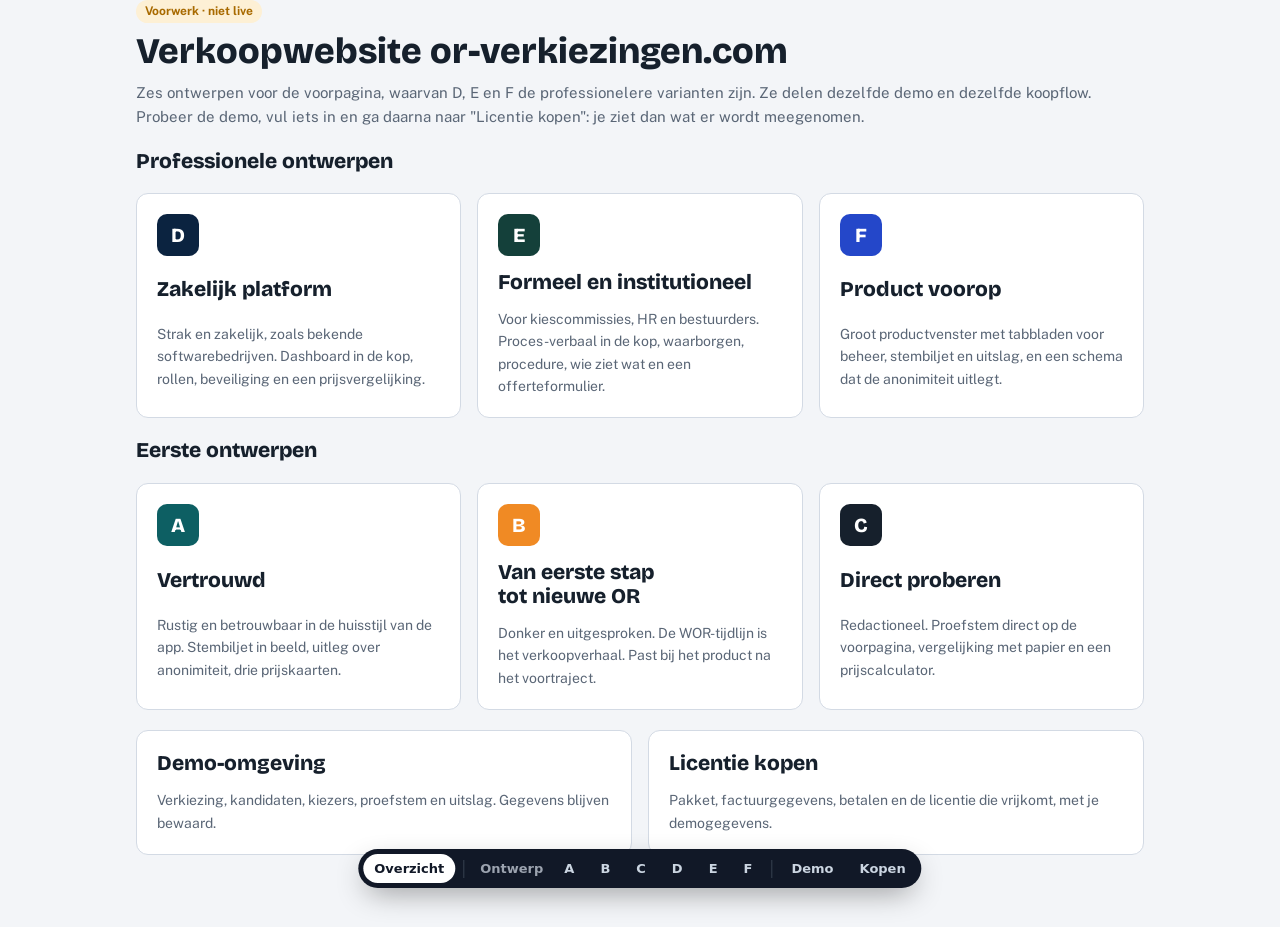
<file: verkoopwebsite/index.html>
<!doctype html>
<html lang="nl">
<head>
<meta charset="utf-8">
<meta name="viewport" content="width=device-width, initial-scale=1">
<title>Verkoopwebsite ontwerpen</title>
<meta name="robots" content="noindex, nofollow">
<link rel="stylesheet" href="https://fonts.googleapis.com/css2?family=Bricolage+Grotesque:opsz,wght@12..96,600;12..96,800&family=Public+Sans:wght@400;600;700&display=swap">
<link rel="stylesheet" href="basis.css">
<style>
  main { padding: 40px 16px 64px; }
  .raster { display: grid; grid-template-columns: repeat(auto-fit, minmax(min(100%, 300px), 1fr)); gap: 16px; }
  .raster .kaart { text-decoration: none; color: var(--ink); }
  .raster .kaart:hover { border-color: var(--petrol); }
  .raster .kaart p { color: var(--muted); font-size: 14px; }
  .letter { width: 42px; height: 42px; border-radius: 10px; display: grid; place-items: center; font: 800 20px var(--display); color: #fff; }
</style>
</head>
<body>
<main class="wrap stapel">
  <div class="stapel" style="gap:8px">
    <span class="chip warn" style="width:fit-content">Voorwerk · niet live</span>
    <h1>Verkoopwebsite or-verkiezingen.com</h1>
    <p class="hint" style="font-size:15px">Zes ontwerpen voor de voorpagina, waarvan D, E en F de professionelere varianten zijn. Ze delen dezelfde demo en dezelfde koopflow. Probeer de demo, vul iets in en ga daarna naar "Licentie kopen": je ziet dan wat er wordt meegenomen.</p>
  </div>
  <h2>Professionele ontwerpen</h2>
  <div class="raster">
    <a class="kaart" href="versie-d.html"><span class="letter" style="background:#0b2340">D</span><h2>Zakelijk platform</h2><p>Strak en zakelijk, zoals bekende softwarebedrijven. Dashboard in de kop, rollen, beveiliging en een prijsvergelijking.</p></a>
    <a class="kaart" href="versie-e.html"><span class="letter" style="background:#14403a">E</span><h2>Formeel en institutioneel</h2><p>Voor kiescommissies, HR en bestuurders. Proces-verbaal in de kop, waarborgen, procedure, wie ziet wat en een offerteformulier.</p></a>
    <a class="kaart" href="versie-f.html"><span class="letter" style="background:#2447c9">F</span><h2>Product voorop</h2><p>Groot productvenster met tabbladen voor beheer, stembiljet en uitslag, en een schema dat de anonimiteit uitlegt.</p></a>
  </div>
  <h2>Eerste ontwerpen</h2>
  <div class="raster">
    <a class="kaart" href="versie-a.html"><span class="letter" style="background:#0d5f63">A</span><h2>Vertrouwd</h2><p>Rustig en betrouwbaar in de huisstijl van de app. Stembiljet in beeld, uitleg over anonimiteit, drie prijskaarten.</p></a>
    <a class="kaart" href="versie-b.html"><span class="letter" style="background:#f08a24">B</span><h2>Van eerste stap tot nieuwe OR</h2><p>Donker en uitgesproken. De WOR-tijdlijn is het verkoopverhaal. Past bij het product na het voortraject.</p></a>
    <a class="kaart" href="versie-c.html"><span class="letter" style="background:#16202c">C</span><h2>Direct proberen</h2><p>Redactioneel. Proefstem direct op de voorpagina, vergelijking met papier en een prijscalculator.</p></a>
  </div>
  <div class="raster">
    <a class="kaart" href="demo.html"><h2>Demo-omgeving</h2><p>Verkiezing, kandidaten, kiezers, proefstem en uitslag. Gegevens blijven bewaard.</p></a>
    <a class="kaart" href="kopen.html"><h2>Licentie kopen</h2><p>Pakket, factuurgegevens, betalen en de licentie die vrijkomt, met je demogegevens.</p></a>
  </div>
</main>
<script src="preview.js"></script>
</body>
</html>
</file>
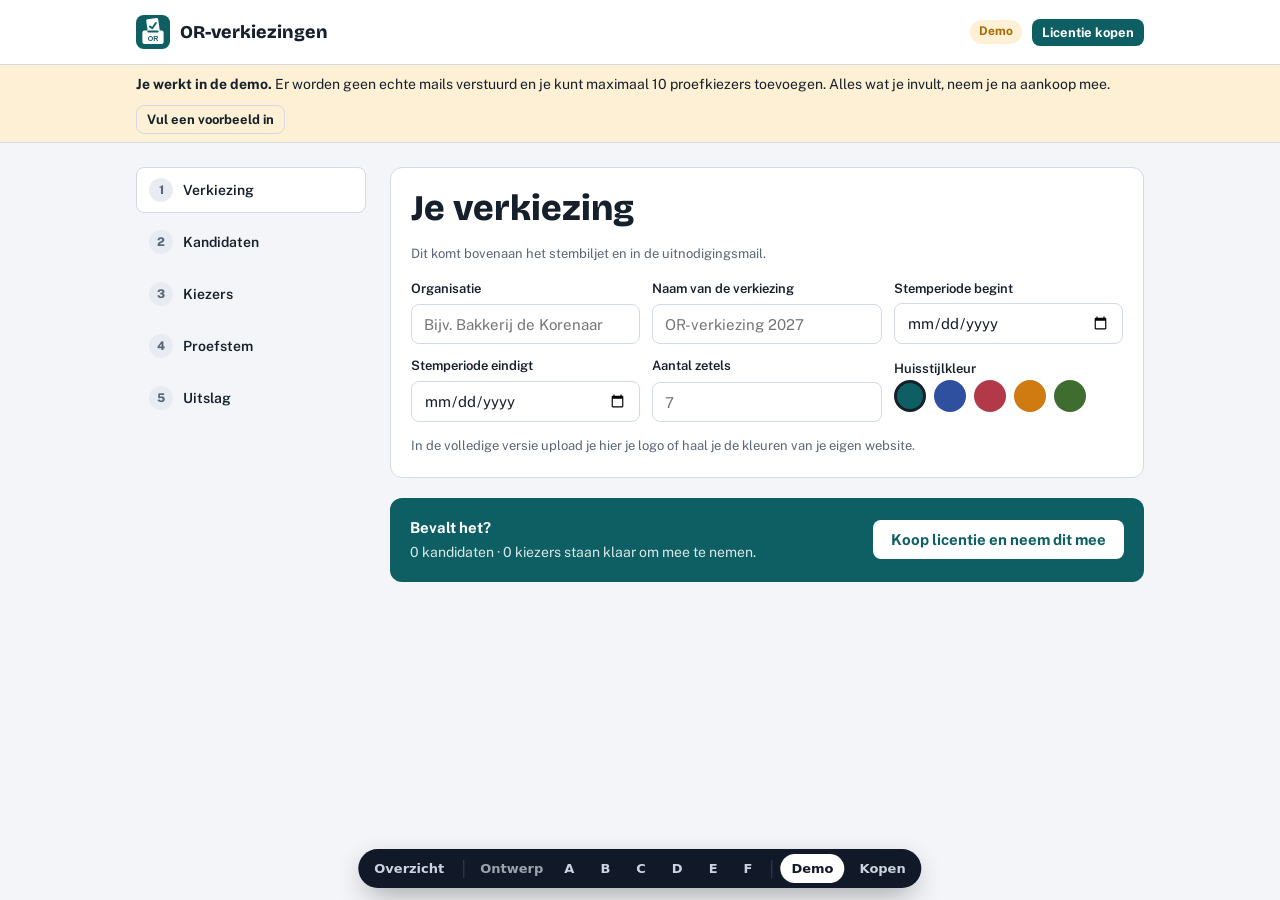
<file: verkoopwebsite/demo.html>
<!doctype html>
<html lang="nl">
<head>
<meta charset="utf-8">
<meta name="viewport" content="width=device-width, initial-scale=1">
<title>Demo · OR-verkiezingen</title>
<link rel="stylesheet" href="https://fonts.googleapis.com/css2?family=Bricolage+Grotesque:opsz,wght@12..96,600;12..96,800&family=Public+Sans:wght@400;600;700&display=swap">
<link rel="stylesheet" href="basis.css">
<style>
  .indeling { display: grid; grid-template-columns: 230px 1fr; gap: 24px; padding: 24px 16px 64px; }
  @media (max-width: 820px) { .indeling { grid-template-columns: 1fr; } }
  .stappen { display: grid; gap: 6px; align-content: start; position: sticky; top: 16px; }
  @media (max-width: 820px) { .stappen { position: static; grid-auto-flow: column; grid-auto-columns: max-content; overflow-x: auto; padding-bottom: 4px; } }
  .stappen button { font: 600 14px var(--body); text-align: left; background: transparent; border: 1px solid transparent; border-radius: 8px; padding: 10px 12px; color: var(--ink); cursor: pointer; display: flex; gap: 10px; align-items: center; }
  .stappen button[aria-current="true"] { background: var(--surface); border-color: var(--line); }
  .stappen .nr { width: 24px; height: 24px; border-radius: 50%; display: grid; place-items: center; font-size: 12px; font-weight: 800; background: var(--sunk); color: var(--muted); flex: none; }
  .stappen button.klaar .nr { background: var(--ok); color: #fff; }
  .lijst { display: grid; gap: 8px; }
  .regel { display: flex; gap: 10px; align-items: center; border: 1px solid var(--line); border-radius: 10px; padding: 8px 12px; }
  .regel .foto { width: 34px; height: 34px; border-radius: 50%; display: grid; place-items: center; font-weight: 800; color: #fff; font-size: 13px; flex: none; }
  .regel small { display: block; color: var(--muted); font-size: 12px; }
  .regel .knop { margin-left: auto; }
  .biljet { max-width: 460px; margin: 0 auto; border: 1px solid var(--line); border-radius: 14px; overflow: hidden; background: var(--bg); }
  .biljet .kop { padding: 14px 16px; color: #fff; display: flex; gap: 10px; align-items: center; font-weight: 700; }
  .biljet .kop .logo { width: 32px; height: 32px; border-radius: 8px; background: rgb(255 255 255 / .25); display: grid; place-items: center; font-weight: 800; }
  .biljet .lijf { padding: 16px; display: grid; gap: 10px; }
  .optie { display: flex; gap: 12px; align-items: center; padding: 10px 12px; border: 1px solid var(--line); border-radius: 10px; background: var(--surface); cursor: pointer; }
  .optie:has(input:checked) { border-color: var(--petrol); background: var(--petrol-soft); }
  .balk { height: 12px; background: var(--sunk); border-radius: 6px; overflow: hidden; }
  .balk i { display: block; height: 100%; background: var(--petrol); }
  dialog { border: 1px solid var(--line); border-radius: 14px; background: var(--surface); color: var(--ink); max-width: 420px; width: calc(100% - 32px); }
  dialog::backdrop { background: rgb(0 0 0 / .4); }
  .doorgaan { background: var(--petrol); color: var(--on-petrol); border-radius: var(--r); padding: 18px 20px; display: flex; gap: 14px; align-items: center; justify-content: space-between; flex-wrap: wrap; }
  .doorgaan .knop { background: var(--on-petrol); color: var(--petrol); }
  .kleuren { display: flex; gap: 8px; }
  .kleuren label { width: 32px; height: 32px; border-radius: 50%; cursor: pointer; border: 3px solid transparent; }
  .kleuren label:has(input:checked) { border-color: var(--ink); }
  .kleuren input { position: absolute; opacity: 0; }
</style>
</head>
<body>
<div class="topbalk"><div class="wrap">
  <a class="merk" href="versie-d.html" data-terug><svg viewBox="0 0 48 48" aria-hidden="true"><rect width="48" height="48" rx="11" fill="currentColor"/><g transform="rotate(-8 24 15)"><rect x="15.5" y="5" width="17" height="20" rx="2" fill="#fff"/><path d="M19.5 15.5l3 3 6-6.5" fill="none" stroke="currentColor" stroke-width="2.6" stroke-linecap="round" stroke-linejoin="round"/></g><rect x="9" y="22" width="30" height="19" rx="3" fill="#fff"/><rect x="16" y="22" width="16" height="2.6" rx="1.3" fill="currentColor"/><text x="24" y="37" text-anchor="middle" font-family="Arial, Helvetica, sans-serif" font-weight="700" font-size="10" fill="currentColor">OR</text></svg>OR-verkiezingen</a>
  <div class="rij"><span class="chip warn">Demo</span><a class="knop klein" href="kopen.html">Licentie kopen</a></div>
</div></div>
<div class="demoband" id="band"><div class="wrap">
  <span><strong>Je werkt in de demo.</strong> Er worden geen echte mails verstuurd en je kunt maximaal 10 proefkiezers toevoegen. Alles wat je invult, neem je na aankoop mee.</span>
  <button class="knop licht klein" id="voorbeeld" type="button">Vul een voorbeeld in</button>
</div></div>

<div class="wrap indeling">
  <nav class="stappen" aria-label="Stappen">
    <button data-stap="verkiezing"><span class="nr">1</span>Verkiezing</button>
    <button data-stap="kandidaten"><span class="nr">2</span>Kandidaten</button>
    <button data-stap="kiezers"><span class="nr">3</span>Kiezers</button>
    <button data-stap="stemmen"><span class="nr">4</span>Proefstem</button>
    <button data-stap="uitslag"><span class="nr">5</span>Uitslag</button>
  </nav>

  <main class="stapel">
    <section class="kaart" data-paneel="verkiezing">
      <h1>Je verkiezing</h1>
      <p class="hint">Dit komt bovenaan het stembiljet en in de uitnodigingsmail.</p>
      <div class="velden">
        <label class="veld">Organisatie<input id="v-org" placeholder="Bijv. Bakkerij de Korenaar"></label>
        <label class="veld">Naam van de verkiezing<input id="v-titel" placeholder="OR-verkiezing 2027"></label>
        <label class="veld">Stemperiode begint<input id="v-start" type="date"></label>
        <label class="veld">Stemperiode eindigt<input id="v-eind" type="date"></label>
        <label class="veld">Aantal zetels<input id="v-zetels" type="number" min="3" max="25" placeholder="7"></label>
        <div class="veld"><span style="font-size:13px;font-weight:600">Huisstijlkleur</span>
          <div class="kleuren" role="radiogroup">
            <label style="background:#0d5f63"><input type="radio" name="kleur" value="#0d5f63"></label>
            <label style="background:#2f4f9f"><input type="radio" name="kleur" value="#2f4f9f"></label>
            <label style="background:#b23a48"><input type="radio" name="kleur" value="#b23a48"></label>
            <label style="background:#d07a12"><input type="radio" name="kleur" value="#d07a12"></label>
            <label style="background:#3f6d2f"><input type="radio" name="kleur" value="#3f6d2f"></label>
          </div>
        </div>
      </div>
      <p class="hint">In de volledige versie upload je hier je logo of haal je de kleuren van je eigen website.</p>
    </section>

    <section class="kaart" data-paneel="kandidaten" hidden>
      <h1>Kandidaten</h1>
      <form class="velden" id="k-form">
        <label class="veld">Naam<input id="k-naam" required></label>
        <label class="veld">Afdeling <span class="uitleg">(optioneel)</span><input id="k-afd"></label>
        <div class="veld" style="align-content:end"><button class="knop" type="submit">Toevoegen</button></div>
      </form>
      <div class="lijst" id="k-lijst"></div>
    </section>

    <section class="kaart" data-paneel="kiezers" hidden>
      <h1>Kiezerslijst</h1>
      <p class="hint">Plak e-mailadressen, één per regel. In de volledige versie lees je ook Excel, CSV of een Outlook-groep in. In de demo maximaal 10.</p>
      <textarea id="kz-invoer" placeholder="naam@bedrijf.nl"></textarea>
      <div class="rij"><button class="knop" id="kz-lees" type="button">Lijst inlezen</button><span class="hint" id="kz-telling"></span></div>
      <div class="tabel"><table><thead><tr><th>E-mailadres</th><th>Status</th></tr></thead><tbody id="kz-lijst"></tbody></table></div>
    </section>

    <section class="kaart" data-paneel="stemmen" hidden>
      <h1>Breng een proefstem uit</h1>
      <p class="hint">Zo ziet het stembiljet eruit voor je collega's. Proefstemmen worden bij aankoop gewist.</p>
      <form class="biljet" id="biljet">
        <div class="kop" id="b-kop"><span class="logo" id="b-logo">OR</span><span id="b-titel"></span></div>
        <div class="lijf">
          <span class="chip ok" style="width:fit-content">🔒 Jouw stem is 100% anoniem</span>
          <p class="hint">Kies één kandidaat, of stem blanco.</p>
          <div class="lijst" id="b-opties"></div>
          <button class="knop" type="submit">Stem uitbrengen</button>
        </div>
      </form>
    </section>

    <section class="kaart" data-paneel="uitslag" hidden>
      <h1>Uitslag</h1>
      <p class="hint">Dit ziet de kiescommissie. Er staat nergens bij wie op wie heeft gestemd.</p>
      <div class="lijst" id="u-lijst"></div>
      <p class="hint" id="u-totaal"></p>
    </section>

    <div class="doorgaan">
      <div><strong>Bevalt het?</strong><br><span id="samenvatting" style="opacity:.85;font-size:14px"></span></div>
      <a class="knop" href="kopen.html">Koop licentie en neem dit mee</a>
    </div>
  </main>
</div>

<dialog id="bevestig">
  <form method="dialog" class="stapel">
    <h2>Weet je het zeker?</h2>
    <p id="bv-tekst"></p>
    <p class="hint">Je kunt je stem daarna niet meer wijzigen.</p>
    <div class="rij"><button class="knop" value="ja">Ja, stem uitbrengen</button><button class="knop licht" value="nee">Terug</button></div>
  </form>
</dialog>
<span class="prototype">Demo · prototype</span>

<script src="demo-opslag.js"></script>
<script>
  const d = laadDemo();
  const $ = id => document.getElementById(id);
  const kleurVan = i => ["#2f6f8f", "#8a4f7d", "#b0802f", "#4f7a3a", "#a4485a", "#3b5ea8"][i % 6];
  const initialen = n => n.split(/\s+/).filter(Boolean).map(w => w[0]).filter(c => c === c.toUpperCase()).slice(0, 2).join("") || "?";

  // stappen
  const knoppen = document.querySelectorAll(".stappen button");
  function toon(stap) {
    knoppen.forEach(b => b.setAttribute("aria-current", b.dataset.stap === stap));
    document.querySelectorAll("[data-paneel]").forEach(p => p.hidden = p.dataset.paneel !== stap);
    if (stap === "stemmen") tekenBiljet();
    if (stap === "uitslag") tekenUitslag();
    try { history.replaceState(null, "", "#" + stap); } catch (e) {}
  }
  knoppen.forEach(b => b.addEventListener("click", () => toon(b.dataset.stap)));

  // verkiezing
  const velden = { org: "v-org", titel: "v-titel", start: "v-start", eind: "v-eind", zetels: "v-zetels" };
  for (const [k, id] of Object.entries(velden)) {
    $(id).value = d.verkiezing[k] || "";
    $(id).addEventListener("input", () => { d.verkiezing[k] = $(id).value; bewaar(); });
  }
  document.querySelectorAll("input[name=kleur]").forEach(r => {
    r.checked = r.value === d.verkiezing.kleur;
    r.addEventListener("change", () => { d.verkiezing.kleur = r.value; bewaar(); });
  });

  // kandidaten
  function tekenKandidaten() {
    $("k-lijst").innerHTML = "";
    d.kandidaten.forEach((k, i) => {
      const r = document.createElement("div"); r.className = "regel";
      r.innerHTML = `<span class="foto" style="background:${kleurVan(i)}"></span><div><span class="n"></span><small></small></div><button class="knop licht klein" type="button">Verwijderen</button>`;
      r.querySelector(".foto").textContent = initialen(k.naam);
      r.querySelector(".n").textContent = k.naam;
      r.querySelector("small").textContent = k.afdeling || "";
      r.querySelector("button").onclick = () => { d.kandidaten.splice(i, 1); bewaar(); tekenKandidaten(); };
      $("k-lijst").append(r);
    });
    if (!d.kandidaten.length) $("k-lijst").innerHTML = '<p class="hint">Nog geen kandidaten.</p>';
  }
  $("k-form").addEventListener("submit", e => {
    e.preventDefault();
    d.kandidaten.push({ naam: $("k-naam").value.trim(), afdeling: $("k-afd").value.trim() });
    $("k-naam").value = $("k-afd").value = ""; bewaar(); tekenKandidaten(); $("k-naam").focus();
  });

  // kiezers
  function tekenKiezers() {
    $("kz-lijst").innerHTML = "";
    d.kiezers.forEach(m => {
      const tr = document.createElement("tr");
      tr.innerHTML = `<td></td><td><span class="chip">Niet verstuurd (demo)</span></td>`;
      tr.firstChild.textContent = m; $("kz-lijst").append(tr);
    });
    $("kz-telling").textContent = d.kiezers.length + " van maximaal 10 proefkiezers";
  }
  $("kz-lees").addEventListener("click", () => {
    const adressen = $("kz-invoer").value.split(/[\s,;]+/).filter(a => /^[^@\s]+@[^@\s]+\.[^@\s]+$/.test(a));
    d.kiezers = [...new Set([...d.kiezers, ...adressen])].slice(0, 10);
    $("kz-invoer").value = ""; bewaar(); tekenKiezers();
  });

  // stembiljet
  function tekenBiljet() {
    $("b-kop").style.background = d.verkiezing.kleur || "#0d5f63";
    $("b-titel").textContent = (d.verkiezing.titel || "OR-verkiezing") + (d.verkiezing.org ? " · " + d.verkiezing.org : "");
    $("b-logo").textContent = initialen(d.verkiezing.org || "OR");
    $("b-opties").innerHTML = "";
    [...d.kandidaten.map(k => k.naam), "Blanco (onthouden)"].forEach((naam, i) => {
      const l = document.createElement("label"); l.className = "optie";
      l.innerHTML = `<input type="radio" name="keuze" value="${i}"><span></span>`;
      l.querySelector("span").textContent = naam; $("b-opties").append(l);
    });
  }
  $("biljet").addEventListener("submit", e => {
    e.preventDefault();
    const k = $("biljet").querySelector("input:checked"); if (!k) return;
    $("bv-tekst").textContent = "Je stemt op: " + k.nextElementSibling.textContent;
    $("bevestig").returnValue = ""; $("bevestig").showModal();
    $("bevestig").onclose = () => {
      if ($("bevestig").returnValue !== "ja") return;
      d.proefstemmen.push(+k.value); bewaar(); toon("uitslag");
    };
  });

  // uitslag
  function tekenUitslag() {
    const namen = [...d.kandidaten.map(k => k.naam), "Blanco"];
    const tel = namen.map((_, i) => d.proefstemmen.filter(s => s === i).length);
    const max = Math.max(1, ...tel);
    $("u-lijst").innerHTML = "";
    namen.forEach((n, i) => {
      const r = document.createElement("div");
      r.innerHTML = `<div class="rij" style="justify-content:space-between"><span></span><strong>${tel[i]}</strong></div><div class="balk"><i style="width:${tel[i] / max * 100}%"></i></div>`;
      r.querySelector("span").textContent = n; $("u-lijst").append(r);
    });
    $("u-totaal").textContent = d.proefstemmen.length + " proefstem(men). Bij aankoop worden proefstemmen gewist.";
  }

  function vernieuwSamenvatting() {
    $("samenvatting").textContent = samenvatting(d);
    const klaar = { verkiezing: !!d.verkiezing.titel, kandidaten: d.kandidaten.length > 1, kiezers: d.kiezers.length > 0, stemmen: d.proefstemmen.length > 0, uitslag: d.proefstemmen.length > 0 };
    knoppen.forEach(b => b.classList.toggle("klaar", klaar[b.dataset.stap]));
  }
  function bewaar() { bewaarDemo(d); vernieuwSamenvatting(); }

  $("voorbeeld").addEventListener("click", () => {
    Object.assign(d, voorbeeldDemo()); bewaar(); location.reload();
  });

  // Na aankoop (prototype): licentie actief tonen
  let licentie = null; try { licentie = localStorage.getItem("or-licentie"); } catch (e) {}
  if (licentie) {
    $("band").style.background = "var(--ok-soft)";
    $("band").querySelector("span").innerHTML = "<strong>Licentie actief.</strong> Je demogegevens staan klaar. Licentiecode: <code></code>";
    $("band").querySelector("code").textContent = licentie;
    const terug = $("voorbeeld").cloneNode(true); $("voorbeeld").replaceWith(terug);
    terug.textContent = "Terug naar demostand";
    terug.onclick = () => { try { localStorage.removeItem("or-licentie"); } catch (x) {} location.reload(); };
    document.querySelector(".topbalk .chip").textContent = "Actief"; document.querySelector(".topbalk .chip").className = "chip ok";
    document.querySelector(".doorgaan").hidden = true;
    document.querySelector('.topbalk .knop').hidden = true;
  }
  tekenKandidaten(); tekenKiezers(); vernieuwSamenvatting();
  toon((location.hash || "#verkiezing").slice(1));
</script>
<script src="preview.js"></script>
</body>
</html>
</file>
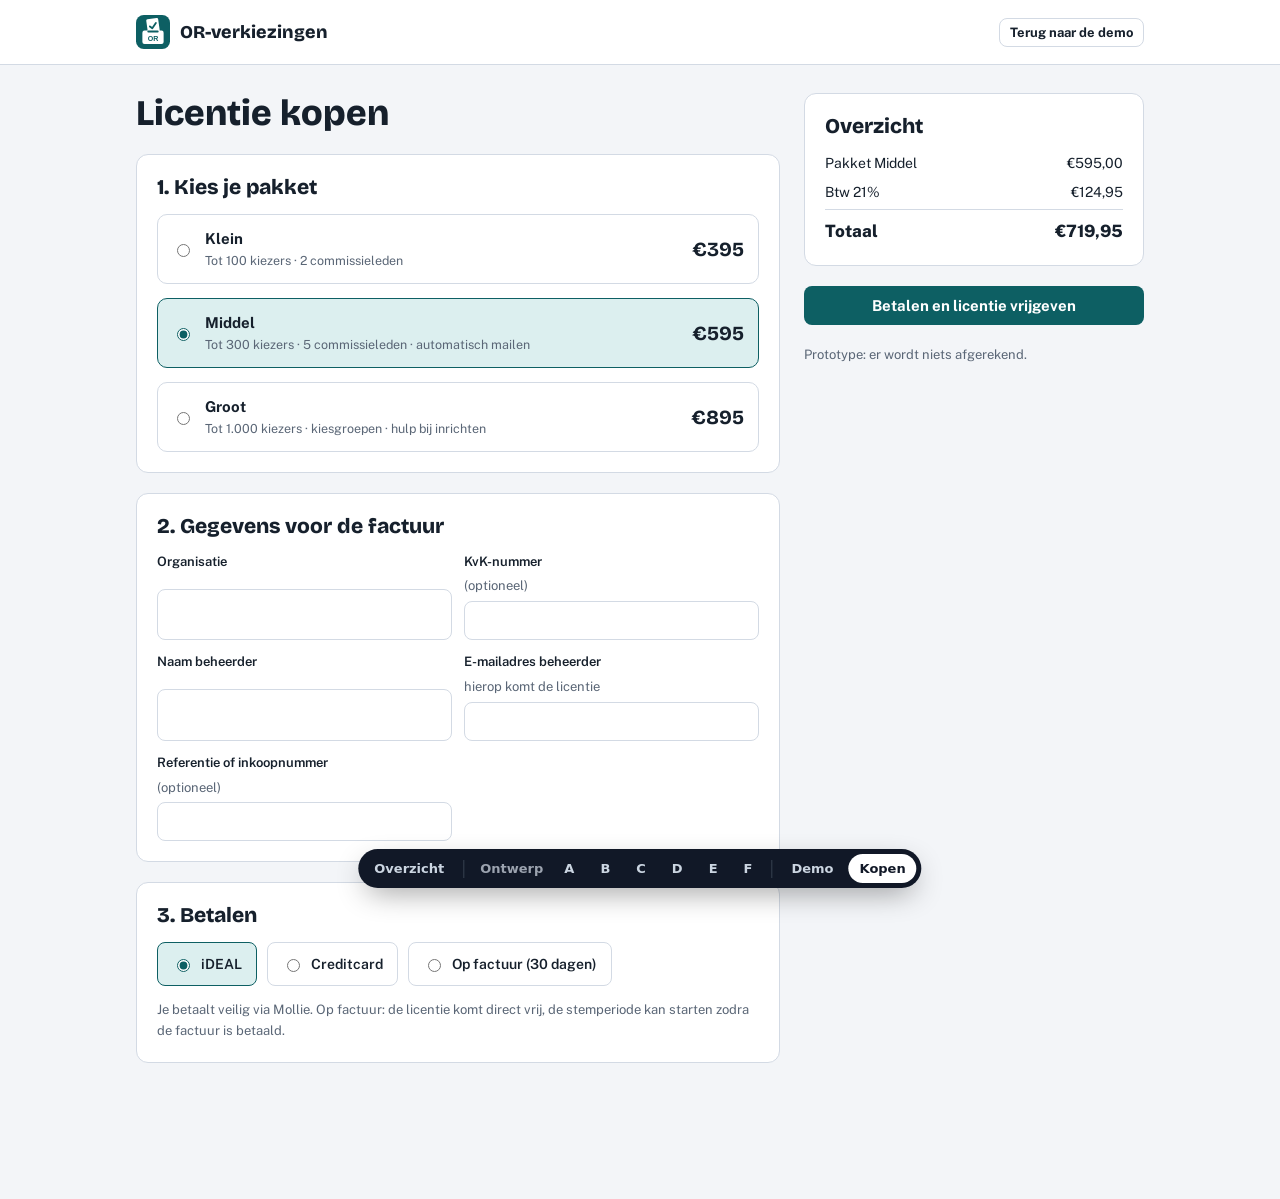
<file: verkoopwebsite/kopen.html>
<!doctype html>
<html lang="nl">
<head>
<meta charset="utf-8">
<meta name="viewport" content="width=device-width, initial-scale=1">
<title>Licentie kopen · OR-verkiezingen</title>
<link rel="stylesheet" href="https://fonts.googleapis.com/css2?family=Bricolage+Grotesque:opsz,wght@12..96,600;12..96,800&family=Public+Sans:wght@400;600;700&display=swap">
<link rel="stylesheet" href="basis.css">
<style>
  .indeling { display: grid; grid-template-columns: 1fr 340px; gap: 24px; padding: 28px 16px 64px; align-items: start; }
  @media (max-width: 860px) { .indeling { grid-template-columns: 1fr; } }
  .pakket { display: grid; grid-template-columns: auto 1fr auto; gap: 12px; align-items: center; border: 1px solid var(--line); border-radius: 10px; padding: 12px 14px; cursor: pointer; }
  .pakket:has(input:checked) { border-color: var(--petrol); background: var(--petrol-soft); }
  .pakket small { display: block; color: var(--muted); }
  .pakket strong.p { font-family: var(--display); font-size: 20px; }
  .betaal { display: flex; gap: 10px; flex-wrap: wrap; }
  .betaal label { border: 1px solid var(--line); border-radius: 8px; padding: 10px 14px; font-weight: 600; font-size: 14px; display: flex; gap: 8px; align-items: center; cursor: pointer; }
  .betaal label:has(input:checked) { border-color: var(--petrol); background: var(--petrol-soft); }
  .som { display: grid; gap: 6px; font-size: 14px; }
  .som div { display: flex; justify-content: space-between; }
  .som .totaal { font-weight: 800; font-size: 17px; border-top: 1px solid var(--line); padding-top: 8px; }
  .meenemen { display: grid; gap: 6px; font-size: 14px; }
  .meenemen li { list-style: none; }
  .meenemen ul { margin: 0; padding: 0; display: grid; gap: 4px; }
  .sleutel { font: 700 22px ui-monospace, Menlo, Consolas, monospace; letter-spacing: .08em; background: var(--sunk); padding: 12px 16px; border-radius: 8px; width: fit-content; }
  .gelukt { text-align: left; }
  .gelukt .vink { width: 56px; height: 56px; border-radius: 50%; background: var(--ok); color: #fff; display: grid; place-items: center; font-size: 30px; font-weight: 800; }
</style>
</head>
<body>
<div class="topbalk"><div class="wrap">
  <a class="merk" href="versie-d.html" data-terug><svg viewBox="0 0 48 48" aria-hidden="true"><rect width="48" height="48" rx="11" fill="currentColor"/><g transform="rotate(-8 24 15)"><rect x="15.5" y="5" width="17" height="20" rx="2" fill="#fff"/><path d="M19.5 15.5l3 3 6-6.5" fill="none" stroke="currentColor" stroke-width="2.6" stroke-linecap="round" stroke-linejoin="round"/></g><rect x="9" y="22" width="30" height="19" rx="3" fill="#fff"/><rect x="16" y="22" width="16" height="2.6" rx="1.3" fill="currentColor"/><text x="24" y="37" text-anchor="middle" font-family="Arial, Helvetica, sans-serif" font-weight="700" font-size="10" fill="currentColor">OR</text></svg>OR-verkiezingen</a>
  <a class="knop licht klein" href="demo.html">Terug naar de demo</a>
</div></div>

<div class="wrap indeling" id="bestellen">
  <form class="stapel" id="form">
    <h1>Licentie kopen</h1>
    <section class="kaart">
      <h2>1. Kies je pakket</h2>
      <label class="pakket"><input type="radio" name="pakket" value="klein" data-prijs="395"><div><strong>Klein</strong><small>Tot 100 kiezers · 2 commissieleden</small></div><strong class="p">€395</strong></label>
      <label class="pakket"><input type="radio" name="pakket" value="middel" data-prijs="595" checked><div><strong>Middel</strong><small>Tot 300 kiezers · 5 commissieleden · automatisch mailen</small></div><strong class="p">€595</strong></label>
      <label class="pakket"><input type="radio" name="pakket" value="groot" data-prijs="895"><div><strong>Groot</strong><small>Tot 1.000 kiezers · kiesgroepen · hulp bij inrichten</small></div><strong class="p">€895</strong></label>
    </section>
    <section class="kaart">
      <h2>2. Gegevens voor de factuur</h2>
      <div class="velden">
        <label class="veld">Organisatie<input id="f-org" required></label>
        <label class="veld">KvK-nummer <span class="uitleg">(optioneel)</span><input inputmode="numeric"></label>
        <label class="veld">Naam beheerder<input required></label>
        <label class="veld">E-mailadres beheerder <span class="uitleg">hierop komt de licentie</span><input type="email" required></label>
        <label class="veld">Referentie of inkoopnummer <span class="uitleg">(optioneel)</span><input></label>
      </div>
    </section>
    <section class="kaart">
      <h2>3. Betalen</h2>
      <div class="betaal">
        <label><input type="radio" name="betaal" checked> iDEAL</label>
        <label><input type="radio" name="betaal"> Creditcard</label>
        <label><input type="radio" name="betaal"> Op factuur (30 dagen)</label>
      </div>
      <p class="hint">Je betaalt veilig via Mollie. Op factuur: de licentie komt direct vrij, de stemperiode kan starten zodra de factuur is betaald.</p>
    </section>
  </form>

  <aside class="stapel">
    <div class="kaart">
      <h2>Overzicht</h2>
      <div class="som"><div><span id="s-pakket">Pakket Middel</span><span id="s-prijs">€595,00</span></div><div><span>Btw 21%</span><span id="s-btw">€124,95</span></div><div class="totaal"><span>Totaal</span><span id="s-totaal">€719,95</span></div></div>
    </div>
    <div class="kaart" id="mee">
      <h2>Uit je demo</h2>
      <div class="meenemen"><ul id="mee-lijst"></ul></div>
      <label class="rij" style="gap:8px;font-size:14px;font-weight:600"><input type="checkbox" id="mee-ja" checked> Neem mijn demogegevens mee</label>
      <p class="hint">Proefstemmen worden altijd gewist. De stemperiode start pas als jij hem opent.</p>
    </div>
    <button class="knop" form="form" type="submit" style="width:100%">Betalen en licentie vrijgeven</button>
    <p class="hint">Prototype: er wordt niets afgerekend.</p>
  </aside>
</div>

<div class="wrap" id="klaar" hidden style="padding:40px 16px 64px;max-width:720px">
  <div class="kaart gelukt stapel">
    <span class="vink">✓</span>
    <h1>Betaling gelukt. Je licentie is vrijgegeven.</h1>
    <p>Je licentiecode staat hieronder en is ook gemaild naar de beheerder.</p>
    <div class="sleutel" id="code"></div>
    <div class="notitie" id="klaar-mee"></div>
    <div class="rij"><a class="knop" href="demo.html">Ga naar je verkiezing</a><a class="knop licht" href="#">Factuur downloaden</a></div>
  </div>
</div>
<span class="prototype">Kopen · prototype</span>

<script src="demo-opslag.js"></script>
<script>
  const d = laadDemo();
  const $ = id => document.getElementById(id);
  const euro = n => "€" + n.toFixed(2).replace(".", ",");
  const p = new URLSearchParams(location.search).get("pakket");
  if (p) document.querySelectorAll("input[name=pakket]").forEach(r => r.checked = r.value === p);
  function reken() {
    const r = document.querySelector("input[name=pakket]:checked"), prijs = +r.dataset.prijs;
    $("s-pakket").textContent = "Pakket " + r.value[0].toUpperCase() + r.value.slice(1);
    $("s-prijs").textContent = euro(prijs); $("s-btw").textContent = euro(prijs * .21); $("s-totaal").textContent = euro(prijs * 1.21);
  }
  document.querySelectorAll("input[name=pakket]").forEach(r => r.addEventListener("change", reken)); reken();

  const heeftDemo = d.verkiezing.titel || d.kandidaten.length || d.kiezers.length;
  if (!heeftDemo) $("mee").hidden = true;
  const items = [
    ["Verkiezing", d.verkiezing.titel ? d.verkiezing.titel + (d.verkiezing.org ? " · " + d.verkiezing.org : "") : "niet ingevuld"],
    ["Kandidaten", d.kandidaten.length], ["Kiezers", d.kiezers.length], ["Instellingen en huisstijl", "ja"], ["Proefstemmen", d.proefstemmen.length + " (worden gewist)"]
  ];
  items.forEach(([k, v]) => { const li = document.createElement("li"); li.textContent = "✓ " + k + ": " + v; $("mee-lijst").append(li); });
  if (d.verkiezing.org) $("f-org").value = d.verkiezing.org;

  $("form").addEventListener("submit", e => {
    e.preventDefault();
    const blok = () => Math.random().toString(36).slice(2, 6).toUpperCase().padEnd(4, "X");
    $("code").textContent = "ORV-" + blok() + "-" + blok() + "-" + blok();
    $("klaar-mee").innerHTML = heeftDemo && $("mee-ja").checked
      ? "<strong>Je demogegevens zijn overgezet.</strong><span></span>"
      : "<strong>Je begint met een lege verkiezing.</strong><span>Je demo blijft nog 30 dagen bewaard.</span>";
    if (heeftDemo && $("mee-ja").checked) $("klaar-mee").querySelector("span").textContent = samenvatting(d).replace("staan klaar om mee te nemen", "staan klaar") + " Proefstemmen zijn gewist.";
    try { localStorage.setItem("or-licentie", $("code").textContent); } catch (err) {}
    $("bestellen").hidden = true; $("klaar").hidden = false; scrollTo(0, 0);
  });
</script>
<script src="preview.js"></script>
</body>
</html>
</file>
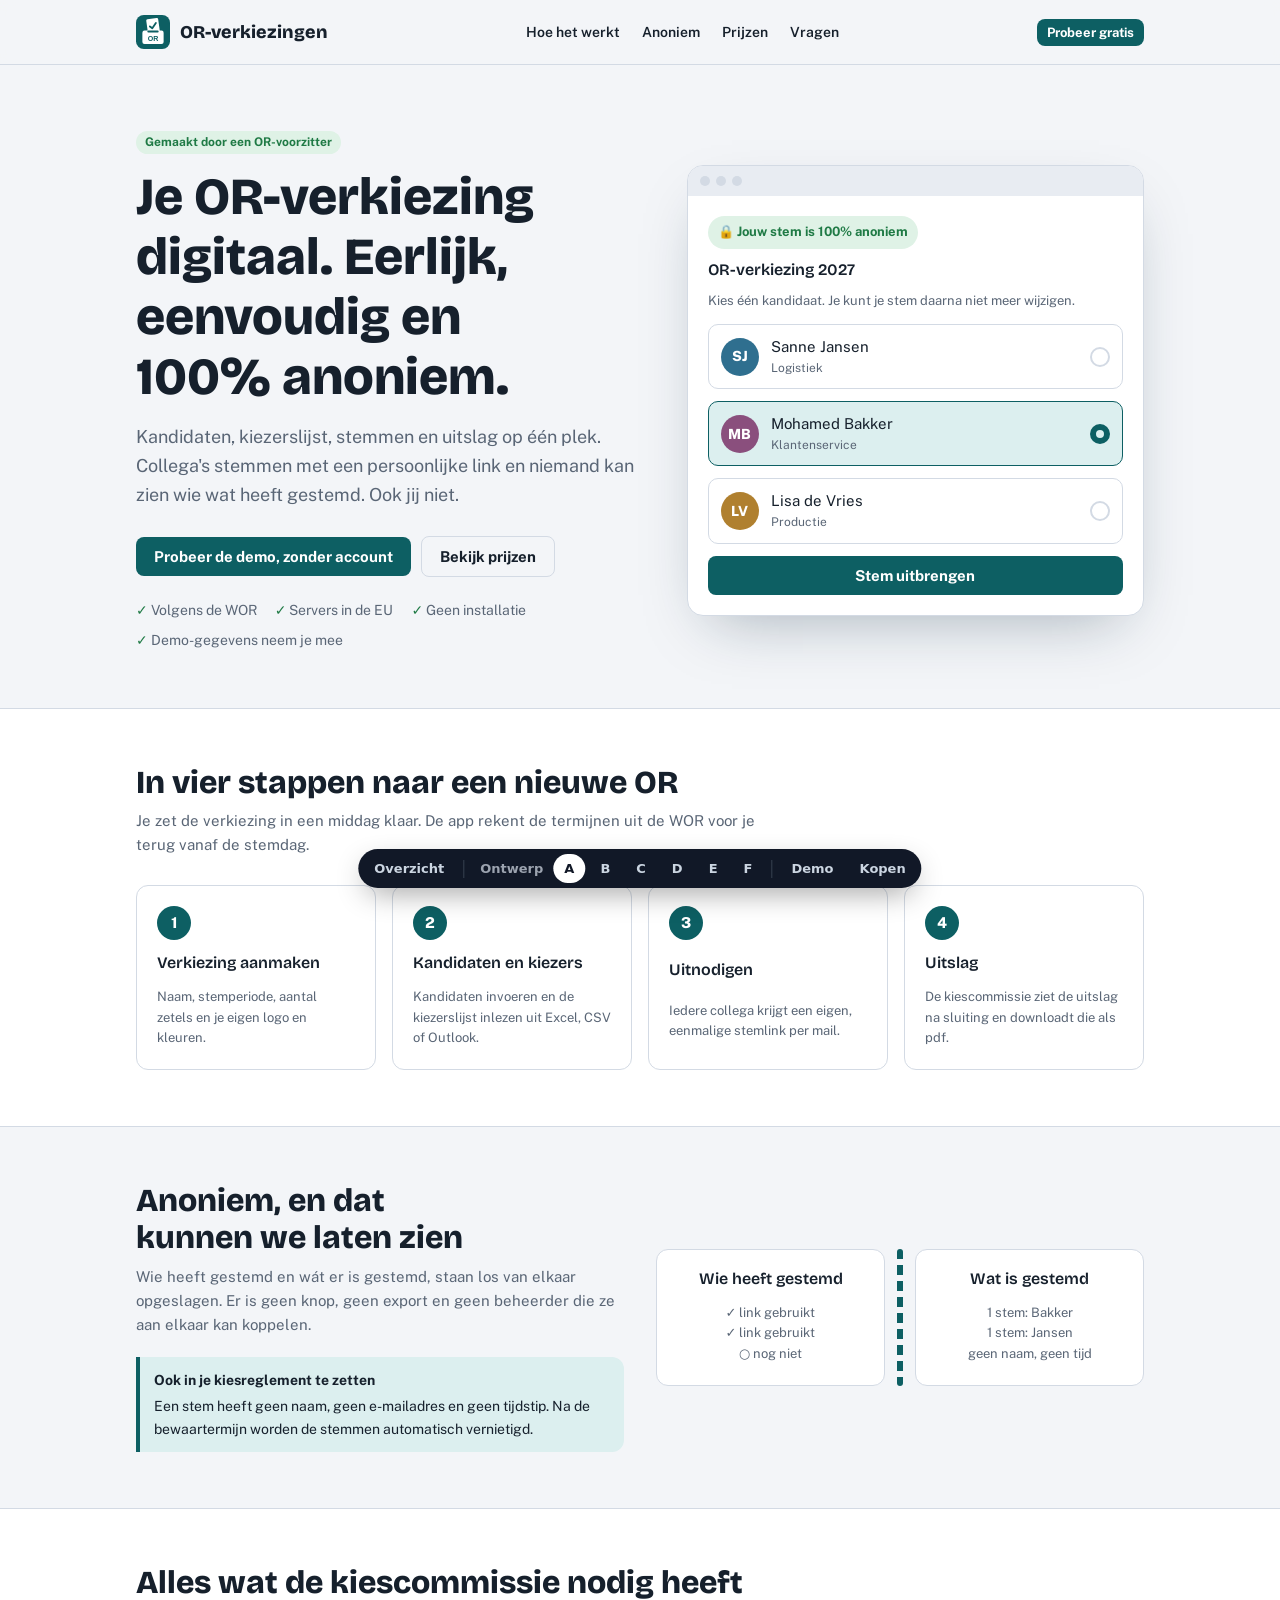
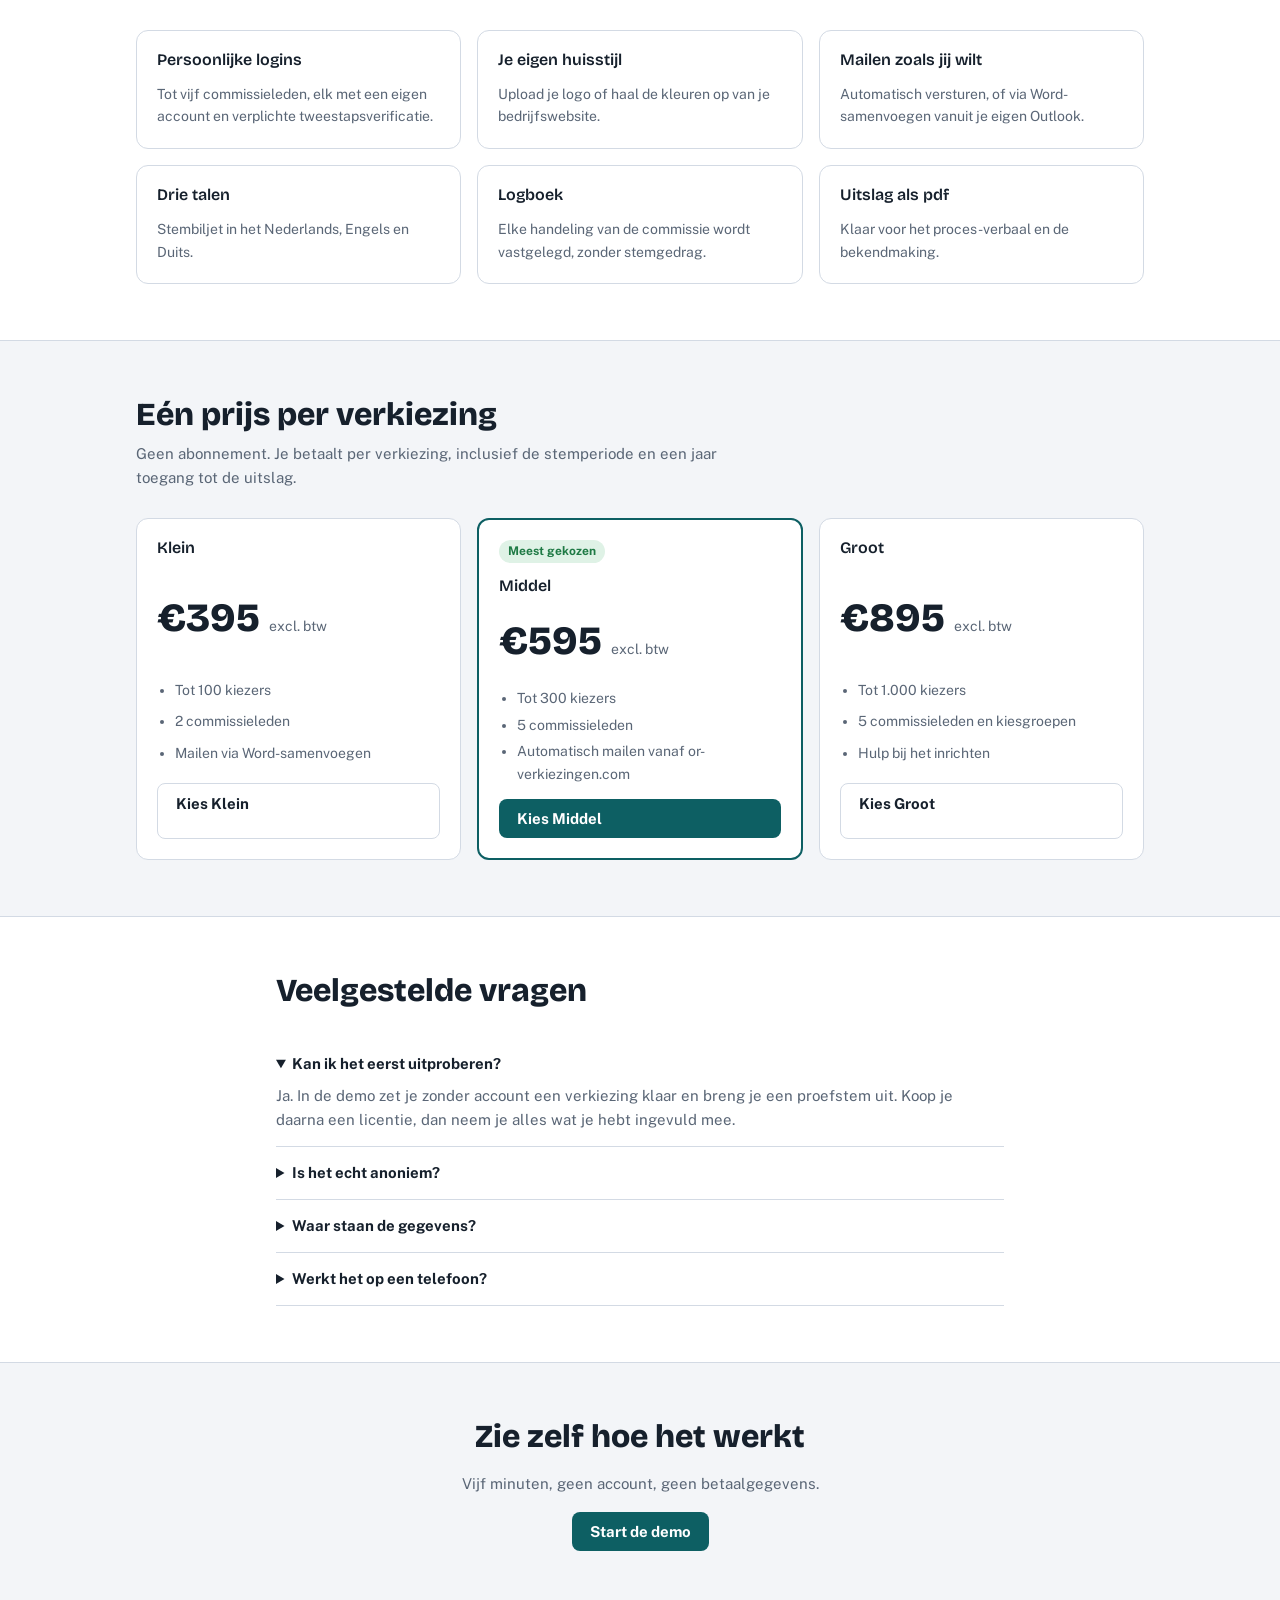
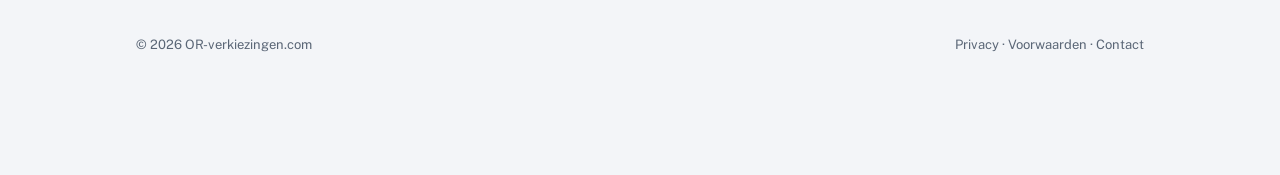
<file: verkoopwebsite/versie-a.html>
<!doctype html>
<html lang="nl">
<head>
<meta charset="utf-8">
<meta name="viewport" content="width=device-width, initial-scale=1">
<title>OR-verkiezingen · Versie A</title>
<meta name="description" content="Een OR-verkiezing digitaal, 100% anoniem en volgens de WOR. Probeer het gratis uit.">
<link rel="stylesheet" href="https://fonts.googleapis.com/css2?family=Bricolage+Grotesque:opsz,wght@12..96,600;12..96,800&family=Public+Sans:wght@400;600;700&display=swap">
<link rel="stylesheet" href="basis.css">
<style>
  .nav { position: sticky; top: 0; z-index: 10; background: color-mix(in srgb, var(--bg) 88%, transparent); backdrop-filter: blur(8px); border-bottom: 1px solid var(--line); }
  .nav .wrap { display: flex; align-items: center; justify-content: space-between; min-height: 64px; gap: 12px; }
  .nav nav { display: flex; gap: 22px; font-size: 14px; font-weight: 600; }
  .nav nav a { color: var(--ink); text-decoration: none; }
  @media (max-width: 760px) { .nav nav { display: none; } }
  .hero { padding: 64px 0 56px; }
  .hero .wrap { display: grid; grid-template-columns: 1.1fr 1fr; gap: 48px; align-items: center; }
  @media (max-width: 860px) { .hero .wrap { grid-template-columns: 1fr; } }
  .hero h1 { font-size: clamp(32px, 5vw, 52px); }
  .hero p.lead { font-size: 18px; color: var(--muted); margin-top: 16px; max-width: 34em; }
  .hero .rij { margin-top: 26px; }
  .vinkjes { display: flex; flex-wrap: wrap; gap: 8px 18px; margin-top: 22px; font-size: 14px; color: var(--muted); }
  .vinkjes span::before { content: "✓ "; color: var(--ok); font-weight: 800; }
  /* nagemaakt stembiljet */
  .scherm { background: var(--surface); border: 1px solid var(--line); border-radius: 16px; box-shadow: 0 24px 60px -24px rgb(13 40 60 / .35); overflow: hidden; }
  .scherm .balk { display: flex; gap: 6px; padding: 10px 12px; background: var(--sunk); }
  .scherm .balk i { width: 10px; height: 10px; border-radius: 50%; background: var(--line); }
  .scherm .inhoud { padding: 20px; display: grid; gap: 12px; }
  .anon { display: flex; gap: 8px; align-items: center; font-size: 13px; font-weight: 700; color: var(--ok); background: var(--ok-soft); padding: 6px 10px; border-radius: 999px; width: fit-content; }
  .kandidaat { display: flex; gap: 12px; align-items: center; border: 1px solid var(--line); border-radius: 10px; padding: 10px 12px; }
  .kandidaat.gekozen { border-color: var(--petrol); background: var(--petrol-soft); }
  .kandidaat .foto { width: 38px; height: 38px; border-radius: 50%; flex: none; display: grid; place-items: center; font-weight: 800; color: #fff; font-size: 14px; }
  .kandidaat small { display: block; color: var(--muted); font-size: 12px; }
  .kandidaat .rondje { margin-left: auto; width: 20px; height: 20px; border-radius: 50%; border: 2px solid var(--line); }
  .kandidaat.gekozen .rondje { border: 6px solid var(--petrol); }
  section { padding: 56px 0; }
  section.licht { background: var(--surface); border-block: 1px solid var(--line); }
  .sectiekop { max-width: 640px; margin-bottom: 28px; display: grid; gap: 8px; }
  .sectiekop h2 { font-size: clamp(24px, 3vw, 32px); }
  .sectiekop p { color: var(--muted); }
  .stappen { display: grid; grid-template-columns: repeat(auto-fit, minmax(min(100%, 230px), 1fr)); gap: 16px; counter-reset: stap; }
  .stappen .kaart::before { counter-increment: stap; content: counter(stap); width: 34px; height: 34px; border-radius: 50%; background: var(--petrol); color: var(--on-petrol); display: grid; place-items: center; font-weight: 800; }
  .anoniem { display: grid; grid-template-columns: 1fr 1fr; gap: 32px; align-items: center; }
  @media (max-width: 860px) { .anoniem { grid-template-columns: 1fr; } }
  .scheiding { display: grid; grid-template-columns: 1fr auto 1fr; gap: 12px; align-items: center; }
  .scheiding .kaart { text-align: center; }
  .scheiding .muur { width: 6px; align-self: stretch; background: repeating-linear-gradient(var(--petrol) 0 10px, transparent 10px 16px); border-radius: 3px; }
  .functies { display: grid; grid-template-columns: repeat(auto-fit, minmax(min(100%, 280px), 1fr)); gap: 16px; }
  .functies .kaart p { color: var(--muted); font-size: 14px; }
  .prijzen { display: grid; grid-template-columns: repeat(auto-fit, minmax(min(100%, 260px), 1fr)); gap: 16px; align-items: stretch; }
  .prijs { font-family: var(--display); font-size: 40px; font-weight: 800; }
  .prijs small { font-size: 14px; font-family: var(--body); font-weight: 400; color: var(--muted); }
  .prijzen .kaart.uitgelicht { border: 2px solid var(--petrol); }
  .prijzen ul { margin: 0; padding-left: 18px; font-size: 14px; color: var(--muted); display: grid; gap: 4px; }
  details { border-bottom: 1px solid var(--line); padding: 14px 0; }
  summary { font-weight: 700; cursor: pointer; }
  details p { margin-top: 8px; color: var(--muted); }
  .slot { text-align: center; display: grid; gap: 16px; justify-items: center; }
  footer { padding: 28px 0 48px; color: var(--muted); font-size: 13px; }
  footer .wrap { display: flex; justify-content: space-between; gap: 12px; flex-wrap: wrap; }
</style>
</head>
<body>
<header class="nav">
  <div class="wrap">
    <a class="merk" href="#"><svg viewBox="0 0 48 48" aria-hidden="true"><rect width="48" height="48" rx="11" fill="currentColor"/><g transform="rotate(-8 24 15)"><rect x="15.5" y="5" width="17" height="20" rx="2" fill="#fff"/><path d="M19.5 15.5l3 3 6-6.5" fill="none" stroke="currentColor" stroke-width="2.6" stroke-linecap="round" stroke-linejoin="round"/></g><rect x="9" y="22" width="30" height="19" rx="3" fill="#fff"/><rect x="16" y="22" width="16" height="2.6" rx="1.3" fill="currentColor"/><text x="24" y="37" text-anchor="middle" font-family="Arial, Helvetica, sans-serif" font-weight="700" font-size="10" fill="currentColor">OR</text></svg>OR-verkiezingen</a>
    <nav><a href="#hoe">Hoe het werkt</a><a href="#anoniem">Anoniem</a><a href="#prijzen">Prijzen</a><a href="#vragen">Vragen</a></nav>
    <a class="knop klein" href="demo.html">Probeer gratis</a>
  </div>
</header>

<main>
  <div class="hero"><div class="wrap">
    <div>
      <span class="chip ok">Gemaakt door een OR-voorzitter</span>
      <h1 style="margin-top:14px">Je OR-verkiezing digitaal. Eerlijk, eenvoudig en 100% anoniem.</h1>
      <p class="lead">Kandidaten, kiezerslijst, stemmen en uitslag op één plek. Collega's stemmen met een persoonlijke link en niemand kan zien wie wat heeft gestemd. Ook jij niet.</p>
      <div class="rij">
        <a class="knop" href="demo.html">Probeer de demo, zonder account</a>
        <a class="knop licht" href="#prijzen">Bekijk prijzen</a>
      </div>
      <div class="vinkjes"><span>Volgens de WOR</span><span>Servers in de EU</span><span>Geen installatie</span><span>Demo-gegevens neem je mee</span></div>
    </div>
    <div class="scherm" aria-hidden="true">
      <div class="balk"><i></i><i></i><i></i></div>
      <div class="inhoud">
        <span class="anon">🔒 Jouw stem is 100% anoniem</span>
        <h3>OR-verkiezing 2027</h3>
        <p class="hint">Kies één kandidaat. Je kunt je stem daarna niet meer wijzigen.</p>
        <div class="kandidaat"><span class="foto" style="background:#2f6f8f">SJ</span><div>Sanne Jansen<small>Logistiek</small></div><span class="rondje"></span></div>
        <div class="kandidaat gekozen"><span class="foto" style="background:#8a4f7d">MB</span><div>Mohamed Bakker<small>Klantenservice</small></div><span class="rondje"></span></div>
        <div class="kandidaat"><span class="foto" style="background:#b0802f">LV</span><div>Lisa de Vries<small>Productie</small></div><span class="rondje"></span></div>
        <span class="knop" style="text-align:center">Stem uitbrengen</span>
      </div>
    </div>
  </div></div>

  <section class="licht" id="hoe"><div class="wrap">
    <div class="sectiekop"><h2>In vier stappen naar een nieuwe OR</h2><p>Je zet de verkiezing in een middag klaar. De app rekent de termijnen uit de WOR voor je terug vanaf de stemdag.</p></div>
    <div class="stappen">
      <div class="kaart"><h3>Verkiezing aanmaken</h3><p class="hint">Naam, stemperiode, aantal zetels en je eigen logo en kleuren.</p></div>
      <div class="kaart"><h3>Kandidaten en kiezers</h3><p class="hint">Kandidaten invoeren en de kiezerslijst inlezen uit Excel, CSV of Outlook.</p></div>
      <div class="kaart"><h3>Uitnodigen</h3><p class="hint">Iedere collega krijgt een eigen, eenmalige stemlink per mail.</p></div>
      <div class="kaart"><h3>Uitslag</h3><p class="hint">De kiescommissie ziet de uitslag na sluiting en downloadt die als pdf.</p></div>
    </div>
  </div></section>

  <section id="anoniem"><div class="wrap anoniem">
    <div class="stapel">
      <div class="sectiekop" style="margin:0"><h2>Anoniem, en dat kunnen we laten zien</h2><p>Wie heeft gestemd en wát er is gestemd, staan los van elkaar opgeslagen. Er is geen knop, geen export en geen beheerder die ze aan elkaar kan koppelen.</p></div>
      <div class="notitie"><strong>Ook in je kiesreglement te zetten</strong>Een stem heeft geen naam, geen e-mailadres en geen tijdstip. Na de bewaartermijn worden de stemmen automatisch vernietigd.</div>
    </div>
    <div class="scheiding" aria-hidden="true">
      <div class="kaart"><h3>Wie heeft gestemd</h3><p class="hint">✓ link gebruikt<br>✓ link gebruikt<br>○ nog niet</p></div>
      <div class="muur"></div>
      <div class="kaart"><h3>Wat is gestemd</h3><p class="hint">1 stem: Bakker<br>1 stem: Jansen<br>geen naam, geen tijd</p></div>
    </div>
  </div></section>

  <section class="licht"><div class="wrap">
    <div class="sectiekop"><h2>Alles wat de kiescommissie nodig heeft</h2></div>
    <div class="functies">
      <div class="kaart"><h3>Persoonlijke logins</h3><p>Tot vijf commissieleden, elk met een eigen account en verplichte tweestapsverificatie.</p></div>
      <div class="kaart"><h3>Je eigen huisstijl</h3><p>Upload je logo of haal de kleuren op van je bedrijfswebsite.</p></div>
      <div class="kaart"><h3>Mailen zoals jij wilt</h3><p>Automatisch versturen, of via Word-samenvoegen vanuit je eigen Outlook.</p></div>
      <div class="kaart"><h3>Drie talen</h3><p>Stembiljet in het Nederlands, Engels en Duits.</p></div>
      <div class="kaart"><h3>Logboek</h3><p>Elke handeling van de commissie wordt vastgelegd, zonder stemgedrag.</p></div>
      <div class="kaart"><h3>Uitslag als pdf</h3><p>Klaar voor het proces-verbaal en de bekendmaking.</p></div>
    </div>
  </div></section>

  <section id="prijzen"><div class="wrap">
    <div class="sectiekop"><h2>Eén prijs per verkiezing</h2><p>Geen abonnement. Je betaalt per verkiezing, inclusief de stemperiode en een jaar toegang tot de uitslag.</p></div>
    <div class="prijzen">
      <div class="kaart"><h3>Klein</h3><div class="prijs">€395 <small>excl. btw</small></div><ul><li>Tot 100 kiezers</li><li>2 commissieleden</li><li>Mailen via Word-samenvoegen</li></ul><a class="knop licht" href="kopen.html?pakket=klein">Kies Klein</a></div>
      <div class="kaart uitgelicht"><span class="chip ok" style="width:fit-content">Meest gekozen</span><h3>Middel</h3><div class="prijs">€595 <small>excl. btw</small></div><ul><li>Tot 300 kiezers</li><li>5 commissieleden</li><li>Automatisch mailen vanaf or-verkiezingen.com</li></ul><a class="knop" href="kopen.html?pakket=middel">Kies Middel</a></div>
      <div class="kaart"><h3>Groot</h3><div class="prijs">€895 <small>excl. btw</small></div><ul><li>Tot 1.000 kiezers</li><li>5 commissieleden en kiesgroepen</li><li>Hulp bij het inrichten</li></ul><a class="knop licht" href="kopen.html?pakket=groot">Kies Groot</a></div>
    </div>
  </div></section>

  <section class="licht" id="vragen"><div class="wrap" style="max-width:760px">
    <div class="sectiekop"><h2>Veelgestelde vragen</h2></div>
    <details open><summary>Kan ik het eerst uitproberen?</summary><p>Ja. In de demo zet je zonder account een verkiezing klaar en breng je een proefstem uit. Koop je daarna een licentie, dan neem je alles wat je hebt ingevuld mee.</p></details>
    <details><summary>Is het echt anoniem?</summary><p>Ja. Een stem wordt opgeslagen zonder naam, e-mailadres of tijdstip. Ook de beheerder kan een stem niet herleiden.</p></details>
    <details><summary>Waar staan de gegevens?</summary><p>Op servers in de Europese Unie. Na de bewaartermijn worden stemmen automatisch vernietigd.</p></details>
    <details><summary>Werkt het op een telefoon?</summary><p>Ja. Collega's stemmen op telefoon, tablet of computer, zonder iets te installeren.</p></details>
  </div></section>

  <section><div class="wrap slot">
    <h2 style="font-size:clamp(24px,3vw,32px)">Zie zelf hoe het werkt</h2>
    <p class="hint" style="font-size:15px">Vijf minuten, geen account, geen betaalgegevens.</p>
    <a class="knop" href="demo.html">Start de demo</a>
  </div></section>
</main>
<footer><div class="wrap"><span>© 2026 OR-verkiezingen.com</span><span>Privacy · Voorwaarden · Contact</span></div></footer>
<span class="prototype">Ontwerp A · prototype</span>
<script src="preview.js"></script>
</body>
</html>
</file>
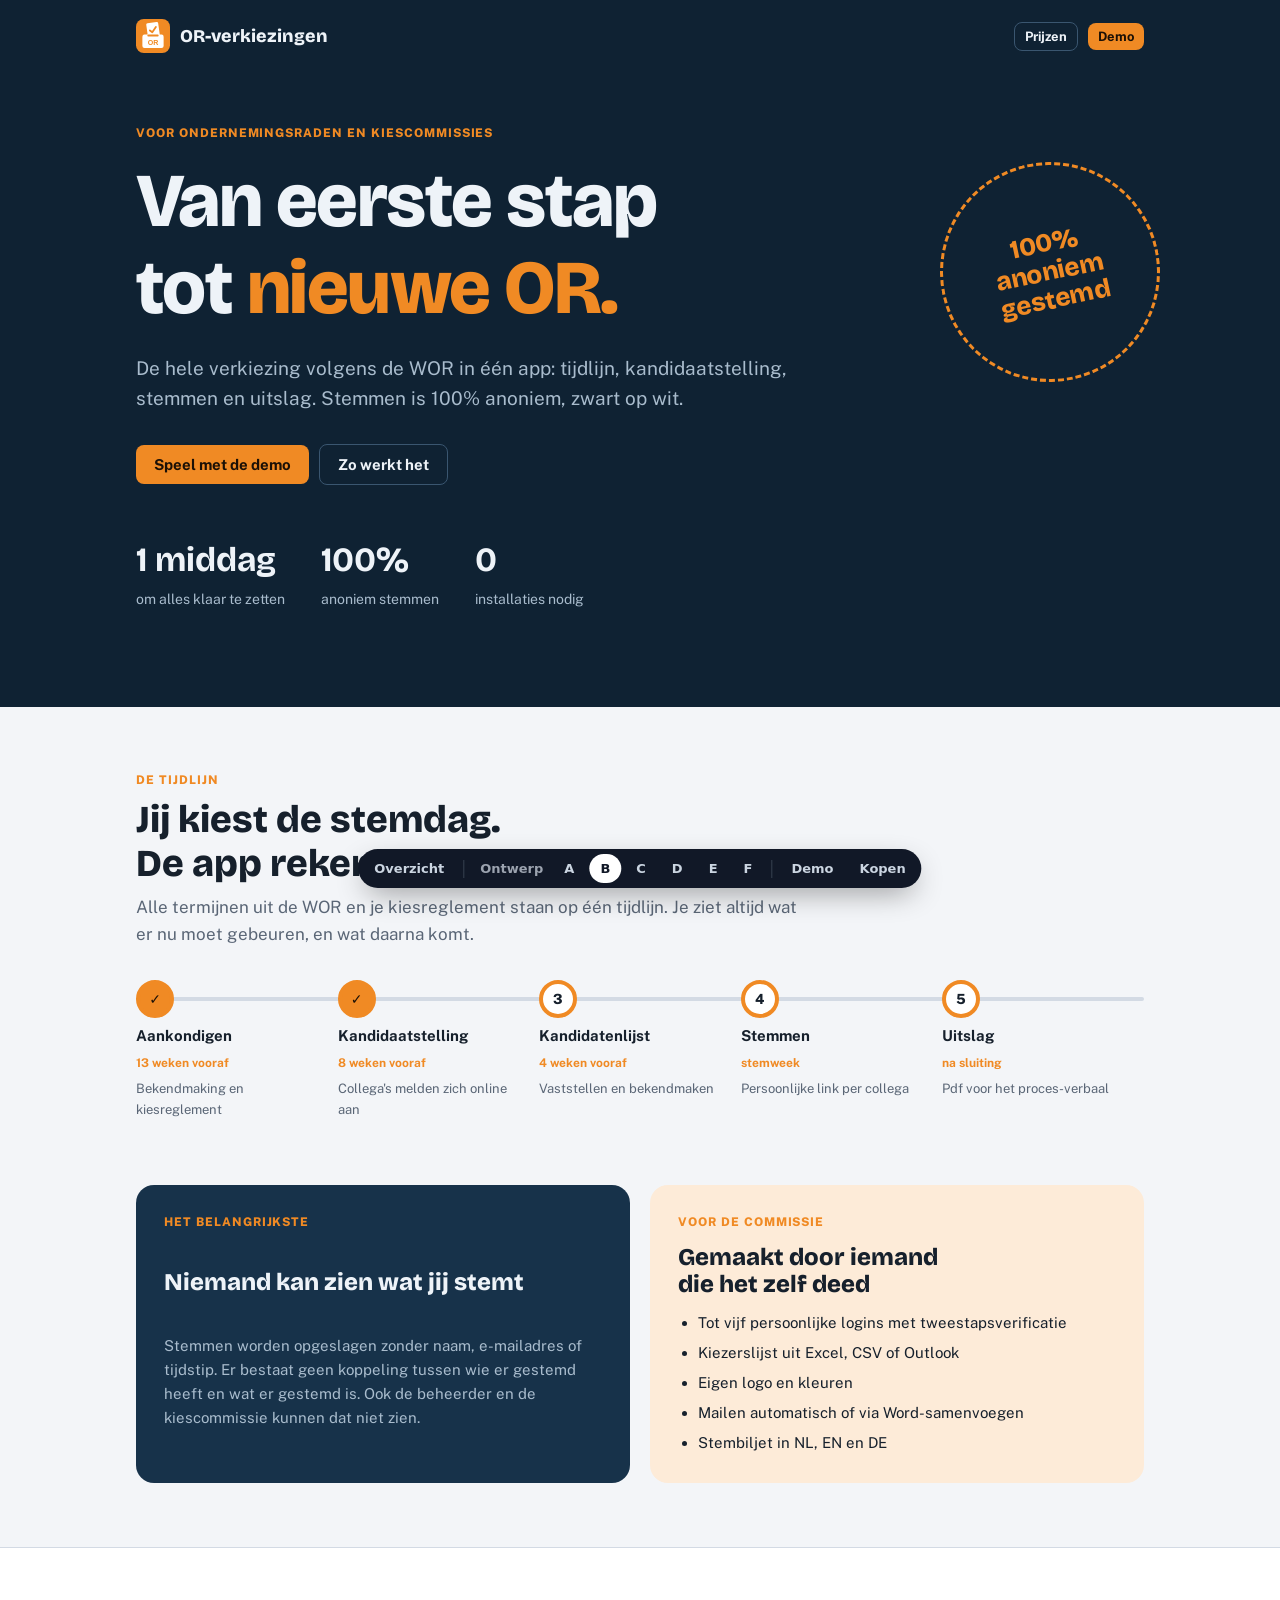
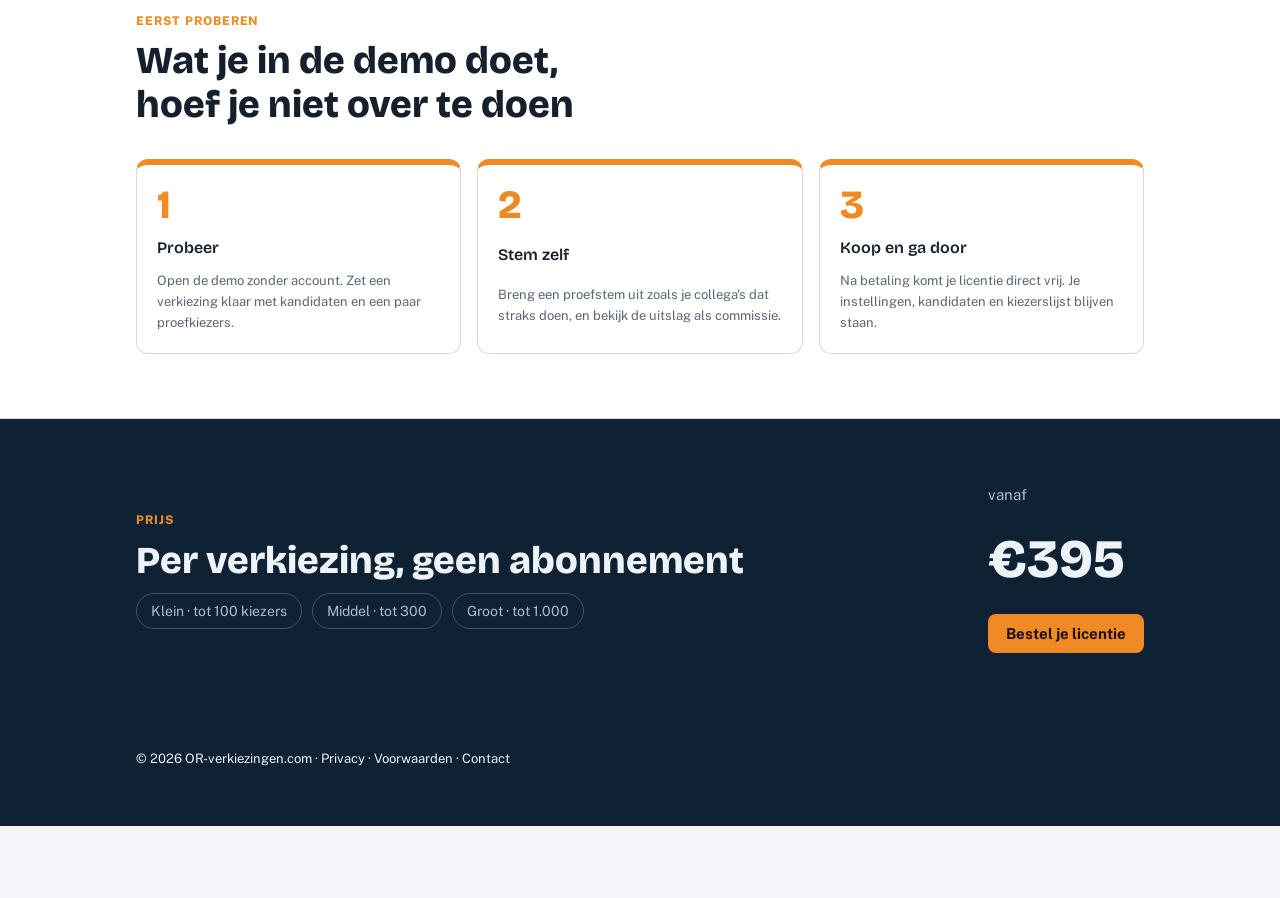
<file: verkoopwebsite/versie-b.html>
<!doctype html>
<html lang="nl">
<head>
<meta charset="utf-8">
<meta name="viewport" content="width=device-width, initial-scale=1">
<title>OR-verkiezingen · Versie B</title>
<meta name="description" content="Van eerste stap tot nieuwe OR: de hele OR-verkiezing volgens de WOR in één app.">
<link rel="stylesheet" href="https://fonts.googleapis.com/css2?family=Bricolage+Grotesque:opsz,wght@12..96,600;12..96,800&family=Public+Sans:wght@400;600;700&display=swap">
<link rel="stylesheet" href="basis.css">
<style>
  :root { --nacht: #0f2233; --nacht-2: #17324a; --oranje: #f08a24; --oranje-soft: #fdebd8; --op-nacht: #eef3f8; --op-nacht-muted: #a9bccd; }
  @media (prefers-color-scheme: dark) { :root:not([data-theme="light"]) { --nacht: #0a1724; --nacht-2: #13283c; --oranje-soft: #3b2614; } }
  :root[data-theme="dark"] { --nacht: #0a1724; --nacht-2: #13283c; --oranje-soft: #3b2614; }
  .donker { background: var(--nacht); color: var(--op-nacht); }
  .nav .wrap { display: flex; align-items: center; justify-content: space-between; min-height: 72px; gap: 12px; }
  .nav .merk { color: var(--op-nacht); }
  .nav .merk svg { color: var(--oranje); }
  .knop.oranje { background: var(--oranje); color: #1b1006; }
  .knop.rand { background: transparent; color: var(--op-nacht); border: 1px solid #3a5670; }
  .hero { padding: 48px 0 96px; position: relative; overflow: hidden; }
  .hero h1 { font-size: clamp(38px, 7vw, 76px); letter-spacing: -0.02em; max-width: 12ch; }
  .hero h1 em { font-style: normal; color: var(--oranje); }
  .hero p { font-size: 19px; color: var(--op-nacht-muted); max-width: 36em; margin-top: 20px; }
  .hero .rij { margin-top: 30px; }
  .cijfers { display: grid; grid-template-columns: repeat(3, auto); gap: 36px; margin-top: 48px; justify-content: start; }
  @media (max-width: 640px) { .cijfers { grid-template-columns: 1fr 1fr; gap: 20px; } }
  .cijfers strong { display: block; font-family: var(--display); font-size: 34px; color: var(--op-nacht); }
  .cijfers span { color: var(--op-nacht-muted); font-size: 14px; }
  .stempel { position: absolute; right: max(16px, calc(50% - 520px)); top: 90px; width: 220px; height: 220px; border-radius: 50%; border: 3px dashed var(--oranje); display: grid; place-items: center; text-align: center; transform: rotate(-12deg); font-family: var(--display); font-weight: 800; color: var(--oranje); font-size: 26px; line-height: 1.1; }
  @media (max-width: 960px) { .stempel { display: none; } }
  section { padding: 64px 0; }
  .sectiekop { display: grid; gap: 8px; margin-bottom: 32px; max-width: 680px; }
  .sectiekop h2 { font-size: clamp(26px, 3.4vw, 38px); }
  .sectiekop p { color: var(--muted); font-size: 17px; }
  .label { font-size: 12px; font-weight: 800; letter-spacing: .08em; text-transform: uppercase; color: var(--oranje); }
  /* tijdlijn */
  .tijdlijn { display: grid; grid-template-columns: repeat(5, 1fr); gap: 0; position: relative; }
  .tijdlijn::before { content: ""; position: absolute; left: 0; right: 0; top: 17px; height: 4px; background: var(--line); border-radius: 2px; }
  .tijdlijn .stap { position: relative; padding-right: 14px; display: grid; gap: 6px; align-content: start; }
  .tijdlijn .bol { width: 38px; height: 38px; border-radius: 50%; background: var(--surface); border: 4px solid var(--oranje); display: grid; place-items: center; font-weight: 800; font-size: 14px; position: relative; }
  .tijdlijn .stap.klaar .bol { background: var(--oranje); color: #1b1006; }
  .tijdlijn small { color: var(--muted); font-size: 13px; }
  .tijdlijn .wanneer { font-size: 12px; font-weight: 700; color: var(--oranje); }
  @media (max-width: 800px) {
    .tijdlijn { grid-template-columns: 1fr; gap: 18px; }
    .tijdlijn::before { left: 17px; right: auto; top: 0; bottom: 0; width: 4px; height: auto; }
    .tijdlijn .stap { grid-template-columns: 38px 1fr; column-gap: 14px; }
    .tijdlijn .stap > :not(.bol) { grid-column: 2; }
    .tijdlijn .bol { grid-row: span 3; }
  }
  .duo { display: grid; grid-template-columns: 1fr 1fr; gap: 20px; }
  @media (max-width: 800px) { .duo { grid-template-columns: 1fr; } }
  .groot { padding: 28px; border-radius: 18px; display: grid; gap: 12px; }
  .groot h3 { font-size: 24px; font-family: var(--display); font-weight: 800; }
  .groot.oranjevlak { background: var(--oranje-soft); }
  .groot.nachtvlak { background: var(--nacht-2); color: var(--op-nacht); }
  .groot.nachtvlak p { color: var(--op-nacht-muted); }
  .groot ul { margin: 0; padding-left: 20px; display: grid; gap: 6px; }
  .demo-stroom { display: grid; grid-template-columns: repeat(3, 1fr); gap: 16px; }
  @media (max-width: 800px) { .demo-stroom { grid-template-columns: 1fr; } }
  .demo-stroom .kaart { border-top: 6px solid var(--oranje); }
  .demo-stroom .nr { font-family: var(--display); font-weight: 800; font-size: 40px; color: var(--oranje); line-height: 1; }
  .prijsband { display: flex; gap: 24px; justify-content: space-between; align-items: center; flex-wrap: wrap; }
  .prijsband .prijs { font-family: var(--display); font-weight: 800; font-size: 54px; }
  .pakketten { display: flex; gap: 10px; flex-wrap: wrap; margin-top: 10px; }
  .pakketten span { border: 1px solid #3a5670; border-radius: 999px; padding: 6px 14px; font-size: 14px; color: var(--op-nacht-muted); }
  footer { padding: 32px 0 56px; font-size: 13px; color: var(--op-nacht-muted); }
</style>
</head>
<body>
<div class="donker">
  <header class="nav"><div class="wrap">
    <a class="merk" href="#"><svg viewBox="0 0 48 48" aria-hidden="true"><rect width="48" height="48" rx="11" fill="currentColor"/><g transform="rotate(-8 24 15)"><rect x="15.5" y="5" width="17" height="20" rx="2" fill="#fff"/><path d="M19.5 15.5l3 3 6-6.5" fill="none" stroke="currentColor" stroke-width="2.6" stroke-linecap="round" stroke-linejoin="round"/></g><rect x="9" y="22" width="30" height="19" rx="3" fill="#fff"/><rect x="16" y="22" width="16" height="2.6" rx="1.3" fill="currentColor"/><text x="24" y="37" text-anchor="middle" font-family="Arial, Helvetica, sans-serif" font-weight="700" font-size="10" fill="currentColor">OR</text></svg>OR-verkiezingen</a>
    <div class="rij"><a class="knop rand klein" href="#prijs">Prijzen</a><a class="knop oranje klein" href="demo.html">Demo</a></div>
  </div></header>
  <div class="hero"><div class="wrap">
    <span class="label">Voor ondernemingsraden en kiescommissies</span>
    <h1 style="margin-top:14px">Van eerste stap tot <em>nieuwe OR.</em></h1>
    <p>De hele verkiezing volgens de WOR in één app: tijdlijn, kandidaatstelling, stemmen en uitslag. Stemmen is 100% anoniem, zwart op wit.</p>
    <div class="rij"><a class="knop oranje" href="demo.html">Speel met de demo</a><a class="knop rand" href="#hoe">Zo werkt het</a></div>
    <div class="cijfers">
      <div><strong>1 middag</strong><span>om alles klaar te zetten</span></div>
      <div><strong>100%</strong><span>anoniem stemmen</span></div>
      <div><strong>0</strong><span>installaties nodig</span></div>
    </div>
    <div class="stempel" aria-hidden="true">100%<br>anoniem<br>gestemd</div>
  </div></div>
</div>

<main>
  <section id="hoe"><div class="wrap">
    <div class="sectiekop"><span class="label">De tijdlijn</span><h2>Jij kiest de stemdag. De app rekent terug.</h2><p>Alle termijnen uit de WOR en je kiesreglement staan op één tijdlijn. Je ziet altijd wat er nu moet gebeuren, en wat daarna komt.</p></div>
    <div class="tijdlijn">
      <div class="stap klaar"><span class="bol">✓</span><strong>Aankondigen</strong><span class="wanneer">13 weken vooraf</span><small>Bekendmaking en kiesreglement</small></div>
      <div class="stap klaar"><span class="bol">✓</span><strong>Kandidaatstelling</strong><span class="wanneer">8 weken vooraf</span><small>Collega's melden zich online aan</small></div>
      <div class="stap"><span class="bol">3</span><strong>Kandidatenlijst</strong><span class="wanneer">4 weken vooraf</span><small>Vaststellen en bekendmaken</small></div>
      <div class="stap"><span class="bol">4</span><strong>Stemmen</strong><span class="wanneer">stemweek</span><small>Persoonlijke link per collega</small></div>
      <div class="stap"><span class="bol">5</span><strong>Uitslag</strong><span class="wanneer">na sluiting</span><small>Pdf voor het proces-verbaal</small></div>
    </div>
  </div></section>

  <section style="padding-top:0"><div class="wrap duo">
    <div class="groot nachtvlak">
      <span class="label">Het belangrijkste</span>
      <h3>Niemand kan zien wat jij stemt</h3>
      <p>Stemmen worden opgeslagen zonder naam, e-mailadres of tijdstip. Er bestaat geen koppeling tussen wie er gestemd heeft en wat er gestemd is. Ook de beheerder en de kiescommissie kunnen dat niet zien.</p>
    </div>
    <div class="groot oranjevlak">
      <span class="label">Voor de commissie</span>
      <h3>Gemaakt door iemand die het zelf deed</h3>
      <ul><li>Tot vijf persoonlijke logins met tweestapsverificatie</li><li>Kiezerslijst uit Excel, CSV of Outlook</li><li>Eigen logo en kleuren</li><li>Mailen automatisch of via Word-samenvoegen</li><li>Stembiljet in NL, EN en DE</li></ul>
    </div>
  </div></section>

  <section style="background:var(--surface);border-block:1px solid var(--line)"><div class="wrap">
    <div class="sectiekop"><span class="label">Eerst proberen</span><h2>Wat je in de demo doet, hoef je niet over te doen</h2></div>
    <div class="demo-stroom">
      <div class="kaart"><span class="nr">1</span><h3>Probeer</h3><p class="hint">Open de demo zonder account. Zet een verkiezing klaar met kandidaten en een paar proefkiezers.</p></div>
      <div class="kaart"><span class="nr">2</span><h3>Stem zelf</h3><p class="hint">Breng een proefstem uit zoals je collega's dat straks doen, en bekijk de uitslag als commissie.</p></div>
      <div class="kaart"><span class="nr">3</span><h3>Koop en ga door</h3><p class="hint">Na betaling komt je licentie direct vrij. Je instellingen, kandidaten en kiezerslijst blijven staan.</p></div>
    </div>
  </div></section>

  <section id="prijs" class="donker"><div class="wrap prijsband">
    <div>
      <span class="label">Prijs</span>
      <h2 style="font-size:clamp(26px,3.4vw,38px);margin-top:8px">Per verkiezing, geen abonnement</h2>
      <div class="pakketten"><span>Klein · tot 100 kiezers</span><span>Middel · tot 300</span><span>Groot · tot 1.000</span></div>
    </div>
    <div style="display:grid;gap:10px;justify-items:start">
      <span style="color:var(--op-nacht-muted)">vanaf</span>
      <span class="prijs">€395</span>
      <a class="knop oranje" href="kopen.html">Bestel je licentie</a>
    </div>
  </div></section>
</main>
<footer class="donker"><div class="wrap">© 2026 OR-verkiezingen.com · Privacy · Voorwaarden · Contact</div></footer>
<span class="prototype">Ontwerp B · prototype</span>
<script src="preview.js"></script>
</body>
</html>
</file>
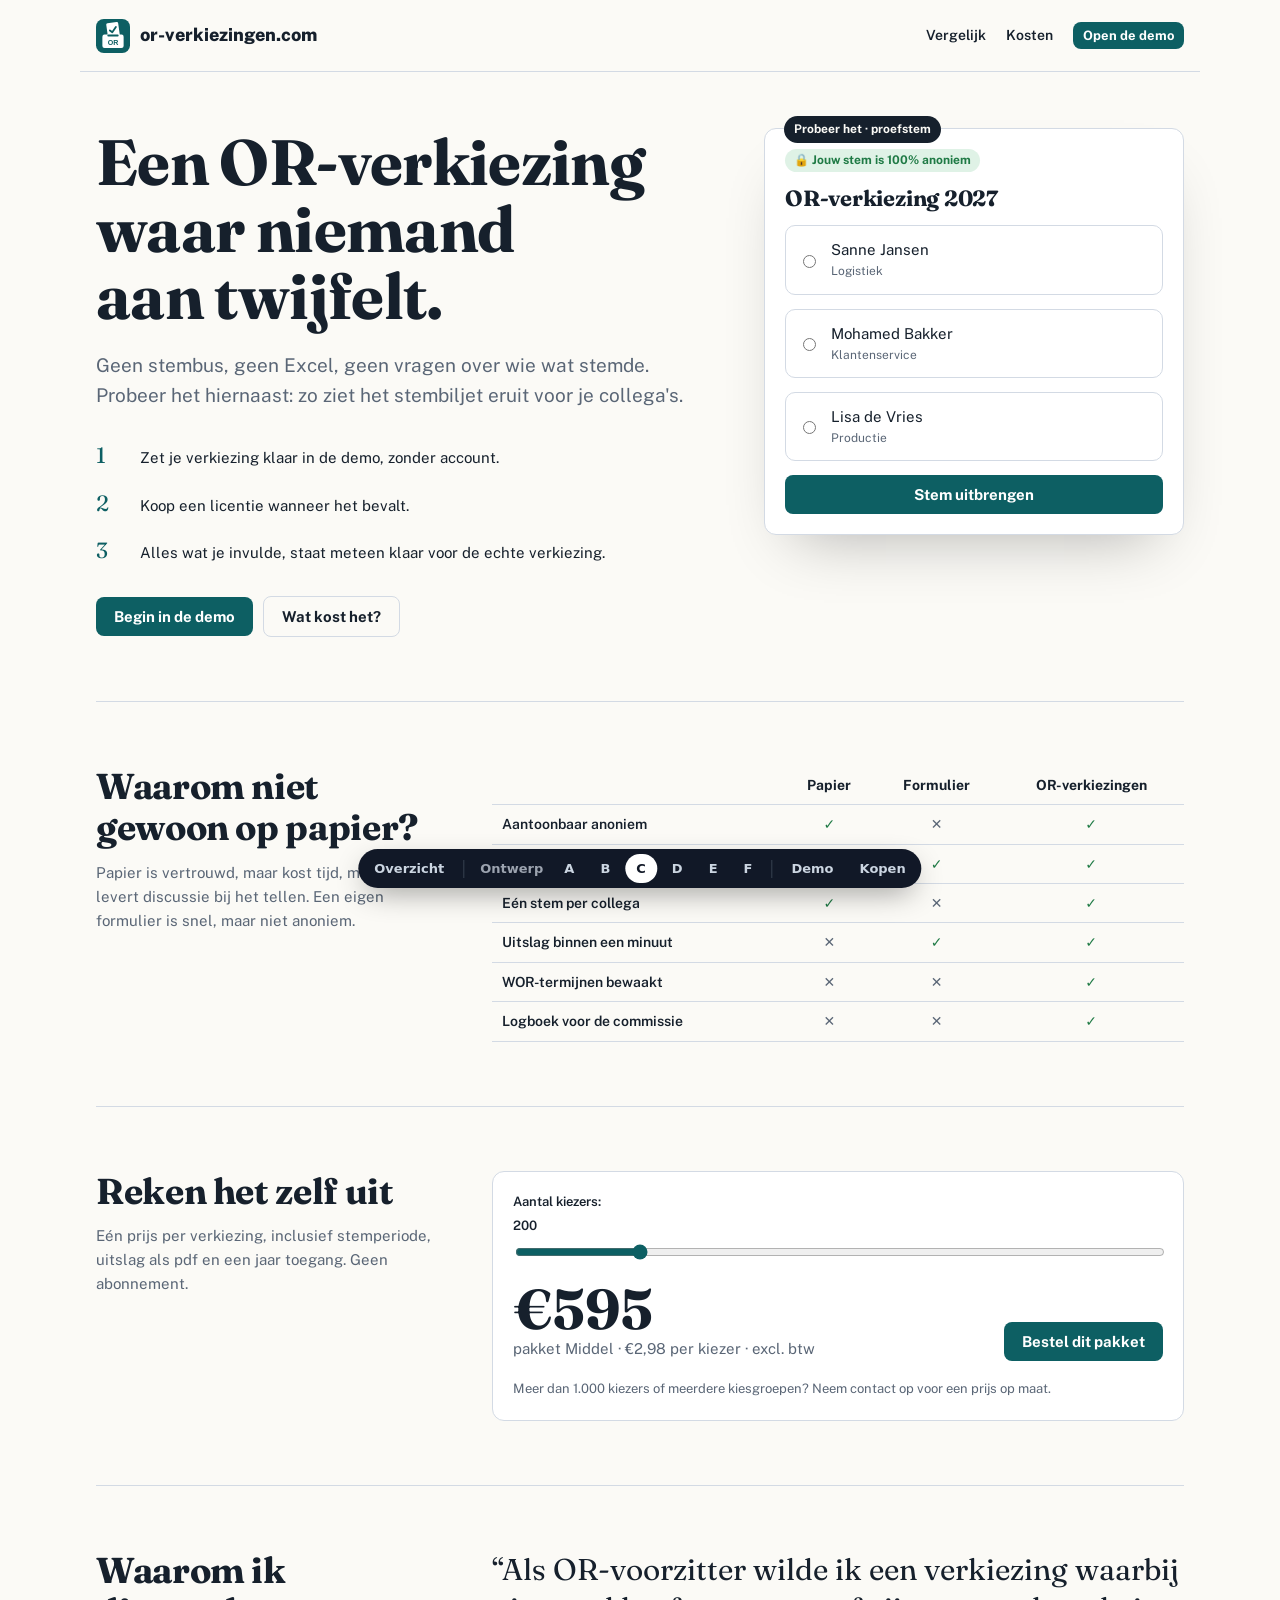
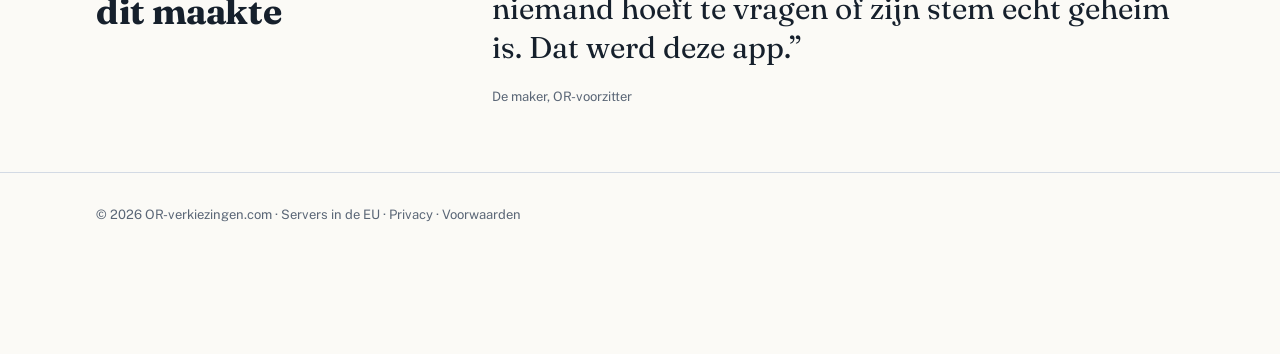
<file: verkoopwebsite/versie-c.html>
<!doctype html>
<html lang="nl">
<head>
<meta charset="utf-8">
<meta name="viewport" content="width=device-width, initial-scale=1">
<title>OR-verkiezingen · Versie C</title>
<meta name="description" content="Probeer direct hoe een anonieme OR-verkiezing werkt en reken uit wat het kost.">
<link rel="stylesheet" href="https://fonts.googleapis.com/css2?family=Fraunces:opsz,wght@9..144,500;9..144,700&family=Public+Sans:wght@400;600;700&display=swap">
<link rel="stylesheet" href="basis.css">
<style>
  :root { --display: "Fraunces", Georgia, serif; --groen: #1f7a45; --papier: #fbfaf6; }
  @media (prefers-color-scheme: dark) { :root:not([data-theme="light"]) { --papier: #121820; } }
  :root[data-theme="dark"] { --papier: #121820; }
  body { background: var(--papier); }
  h1, h2 { font-weight: 700; letter-spacing: -0.01em; }
  .wrap { max-width: 1120px; }
  .nav .wrap { display: flex; justify-content: space-between; align-items: center; min-height: 72px; gap: 12px; border-bottom: 1px solid var(--line); }
  .nav .links { display: flex; gap: 20px; align-items: center; font-size: 14px; font-weight: 600; }
  .nav .links a:not(.knop) { color: var(--ink); text-decoration: none; }
  @media (max-width: 700px) { .nav .links a:not(.knop) { display: none; } }
  .hero { display: grid; grid-template-columns: 1fr 420px; gap: 56px; padding: 56px 0 64px; align-items: start; }
  @media (max-width: 920px) { .hero { grid-template-columns: 1fr; gap: 32px; } }
  .hero h1 { font-size: clamp(36px, 5.4vw, 64px); line-height: 1.05; }
  .hero .lead { font-size: 19px; color: var(--muted); margin-top: 20px; max-width: 32em; }
  .hero ol { margin: 28px 0 0; padding: 0; list-style: none; display: grid; gap: 12px; counter-reset: n; }
  .hero ol li { display: grid; grid-template-columns: 32px 1fr; gap: 12px; align-items: baseline; }
  .hero ol li::before { counter-increment: n; content: counter(n); font-family: var(--display); font-size: 22px; color: var(--petrol); }
  /* proefstem direct op de pagina */
  .proef { position: relative; }
  .proef .kaart { box-shadow: 0 30px 60px -30px rgb(0 0 0 / .3); }
  .proef .tag { position: absolute; top: -12px; left: 20px; background: var(--ink); color: var(--papier); font-size: 12px; font-weight: 700; padding: 4px 10px; border-radius: 999px; }
  .optie { display: flex; align-items: center; gap: 12px; padding: 12px; border: 1px solid var(--line); border-radius: 10px; cursor: pointer; }
  .optie:has(input:checked) { border-color: var(--petrol); background: var(--petrol-soft); }
  .optie small { display: block; color: var(--muted); font-size: 12px; }
  .resultaat { display: grid; gap: 8px; }
  .balk { height: 10px; background: var(--sunk); border-radius: 5px; overflow: hidden; }
  .balk i { display: block; height: 100%; background: var(--petrol); width: 0; transition: width .5s; }
  section { padding: 64px 0; border-top: 1px solid var(--line); }
  .twee { display: grid; grid-template-columns: 340px 1fr; gap: 56px; }
  @media (max-width: 920px) { .twee { grid-template-columns: 1fr; gap: 24px; } }
  .twee h2 { font-size: clamp(26px, 3.2vw, 36px); }
  .vergelijk th:not(:first-child), .vergelijk td:not(:first-child) { text-align: center; }
  .vergelijk td:first-child { font-weight: 600; }
  .ja { color: var(--groen); font-weight: 800; }
  .nee { color: var(--muted); }
  .reken { display: grid; gap: 18px; }
  .reken input[type=range] { padding: 0; accent-color: var(--petrol); }
  .reken .uitkomst { display: flex; gap: 20px; align-items: end; flex-wrap: wrap; justify-content: space-between; }
  .reken .bedrag { font-family: var(--display); font-size: 56px; font-weight: 700; line-height: 1; }
  .reken .per { color: var(--muted); }
  .quote { font-family: var(--display); font-size: clamp(22px, 2.6vw, 30px); line-height: 1.3; max-width: 26em; }
  footer { padding: 32px 0 56px; color: var(--muted); font-size: 13px; border-top: 1px solid var(--line); }
</style>
</head>
<body>
<header class="nav"><div class="wrap">
  <a class="merk" href="#" style="font-family:var(--body)"><svg viewBox="0 0 48 48" aria-hidden="true"><rect width="48" height="48" rx="11" fill="currentColor"/><g transform="rotate(-8 24 15)"><rect x="15.5" y="5" width="17" height="20" rx="2" fill="#fff"/><path d="M19.5 15.5l3 3 6-6.5" fill="none" stroke="currentColor" stroke-width="2.6" stroke-linecap="round" stroke-linejoin="round"/></g><rect x="9" y="22" width="30" height="19" rx="3" fill="#fff"/><rect x="16" y="22" width="16" height="2.6" rx="1.3" fill="currentColor"/><text x="24" y="37" text-anchor="middle" font-family="Arial, Helvetica, sans-serif" font-weight="700" font-size="10" fill="currentColor">OR</text></svg>or-verkiezingen.com</a>
  <div class="links"><a href="#vergelijk">Vergelijk</a><a href="#kosten">Kosten</a><a class="knop klein" href="demo.html">Open de demo</a></div>
</div></header>

<main class="wrap">
  <div class="hero">
    <div>
      <h1>Een OR-verkiezing waar niemand aan twijfelt.</h1>
      <p class="lead">Geen stembus, geen Excel, geen vragen over wie wat stemde. Probeer het hiernaast: zo ziet het stembiljet eruit voor je collega's.</p>
      <ol>
        <li><span>Zet je verkiezing klaar in de demo, zonder account.</span></li>
        <li><span>Koop een licentie wanneer het bevalt.</span></li>
        <li><span>Alles wat je invulde, staat meteen klaar voor de echte verkiezing.</span></li>
      </ol>
      <div class="rij" style="margin-top:28px"><a class="knop" href="demo.html">Begin in de demo</a><a class="knop licht" href="#kosten">Wat kost het?</a></div>
    </div>
    <div class="proef">
      <span class="tag">Probeer het · proefstem</span>
      <form class="kaart" id="proefstem">
        <span class="chip ok" style="width:fit-content">🔒 Jouw stem is 100% anoniem</span>
        <h2 style="font-size:22px">OR-verkiezing 2027</h2>
        <label class="optie"><input type="radio" name="k" value="0"><div>Sanne Jansen<small>Logistiek</small></div></label>
        <label class="optie"><input type="radio" name="k" value="1"><div>Mohamed Bakker<small>Klantenservice</small></div></label>
        <label class="optie"><input type="radio" name="k" value="2"><div>Lisa de Vries<small>Productie</small></div></label>
        <button class="knop" type="submit">Stem uitbrengen</button>
        <div class="resultaat" id="proefuitslag" hidden>
          <p class="hint">Bedankt. Dit is wat de kiescommissie na sluiting ziet. Jouw naam staat er niet bij.</p>
          <div><small>Sanne Jansen</small><div class="balk"><i></i></div></div>
          <div><small>Mohamed Bakker</small><div class="balk"><i></i></div></div>
          <div><small>Lisa de Vries</small><div class="balk"><i></i></div></div>
        </div>
      </form>
    </div>
  </div>

  <section id="vergelijk"><div class="twee">
    <div><h2>Waarom niet gewoon op papier?</h2><p class="hint" style="margin-top:12px;font-size:15px">Papier is vertrouwd, maar kost tijd, mensen en levert discussie bij het tellen. Een eigen formulier is snel, maar niet anoniem.</p></div>
    <div class="tabel"><table class="vergelijk">
      <thead><tr><th></th><th>Papier</th><th>Formulier</th><th>OR-verkiezingen</th></tr></thead>
      <tbody>
        <tr><td>Aantoonbaar anoniem</td><td class="ja">✓</td><td class="nee">✕</td><td class="ja">✓</td></tr>
        <tr><td>Thuis en op locatie stemmen</td><td class="nee">✕</td><td class="ja">✓</td><td class="ja">✓</td></tr>
        <tr><td>Eén stem per collega</td><td class="ja">✓</td><td class="nee">✕</td><td class="ja">✓</td></tr>
        <tr><td>Uitslag binnen een minuut</td><td class="nee">✕</td><td class="ja">✓</td><td class="ja">✓</td></tr>
        <tr><td>WOR-termijnen bewaakt</td><td class="nee">✕</td><td class="nee">✕</td><td class="ja">✓</td></tr>
        <tr><td>Logboek voor de commissie</td><td class="nee">✕</td><td class="nee">✕</td><td class="ja">✓</td></tr>
      </tbody>
    </table></div>
  </div></section>

  <section id="kosten"><div class="twee">
    <div><h2>Reken het zelf uit</h2><p class="hint" style="margin-top:12px;font-size:15px">Eén prijs per verkiezing, inclusief stemperiode, uitslag als pdf en een jaar toegang. Geen abonnement.</p></div>
    <div class="kaart reken">
      <label class="veld" for="kiezers">Aantal kiezers: <output id="aantal">200</output><input id="kiezers" type="range" min="20" max="1000" step="10" value="200"></label>
      <div class="uitkomst">
        <div><div class="bedrag" id="bedrag">€595</div><div class="per" id="per">pakket Middel · €2,98 per kiezer · excl. btw</div></div>
        <a class="knop" id="bestel" href="kopen.html?pakket=middel">Bestel dit pakket</a>
      </div>
      <p class="hint">Meer dan 1.000 kiezers of meerdere kiesgroepen? Neem contact op voor een prijs op maat.</p>
    </div>
  </div></section>

  <section><div class="twee">
    <div><h2>Waarom ik dit maakte</h2></div>
    <div class="stapel">
      <p class="quote">“Als OR-voorzitter wilde ik een verkiezing waarbij niemand hoeft te vragen of zijn stem echt geheim is. Dat werd deze app.”</p>
      <p class="hint">De maker, OR-voorzitter</p>
    </div>
  </div></section>
</main>
<footer><div class="wrap">© 2026 OR-verkiezingen.com · Servers in de EU · Privacy · Voorwaarden</div></footer>
<span class="prototype">Ontwerp C · prototype</span>
<script>
  const f = document.getElementById("proefstem");
  f.addEventListener("submit", e => {
    e.preventDefault();
    const k = f.querySelector("input:checked");
    if (!k) return;
    const stemmen = [41, 57, 33]; stemmen[+k.value]++;
    const max = Math.max(...stemmen);
    f.querySelectorAll("input,button").forEach(x => x.disabled = true);
    const u = document.getElementById("proefuitslag"); u.hidden = false;
    u.querySelectorAll(".balk i").forEach((b, i) => { requestAnimationFrame(() => b.style.width = (stemmen[i] / max * 100) + "%"); b.parentElement.previousElementSibling.textContent += " · " + stemmen[i]; });
  });
  const r = document.getElementById("kiezers");
  const pakket = n => n <= 100 ? ["Klein", 395, "klein"] : n <= 300 ? ["Middel", 595, "middel"] : ["Groot", 895, "groot"];
  const update = () => {
    const n = +r.value, [naam, prijs, code] = pakket(n);
    document.getElementById("aantal").textContent = n;
    document.getElementById("bedrag").textContent = "€" + prijs;
    document.getElementById("per").textContent = `pakket ${naam} · €${(prijs / n).toFixed(2).replace(".", ",")} per kiezer · excl. btw`;
    document.getElementById("bestel").href = "kopen.html?pakket=" + code;
  };
  r.addEventListener("input", update); update();
</script>
<script src="preview.js"></script>
</body>
</html>
</file>
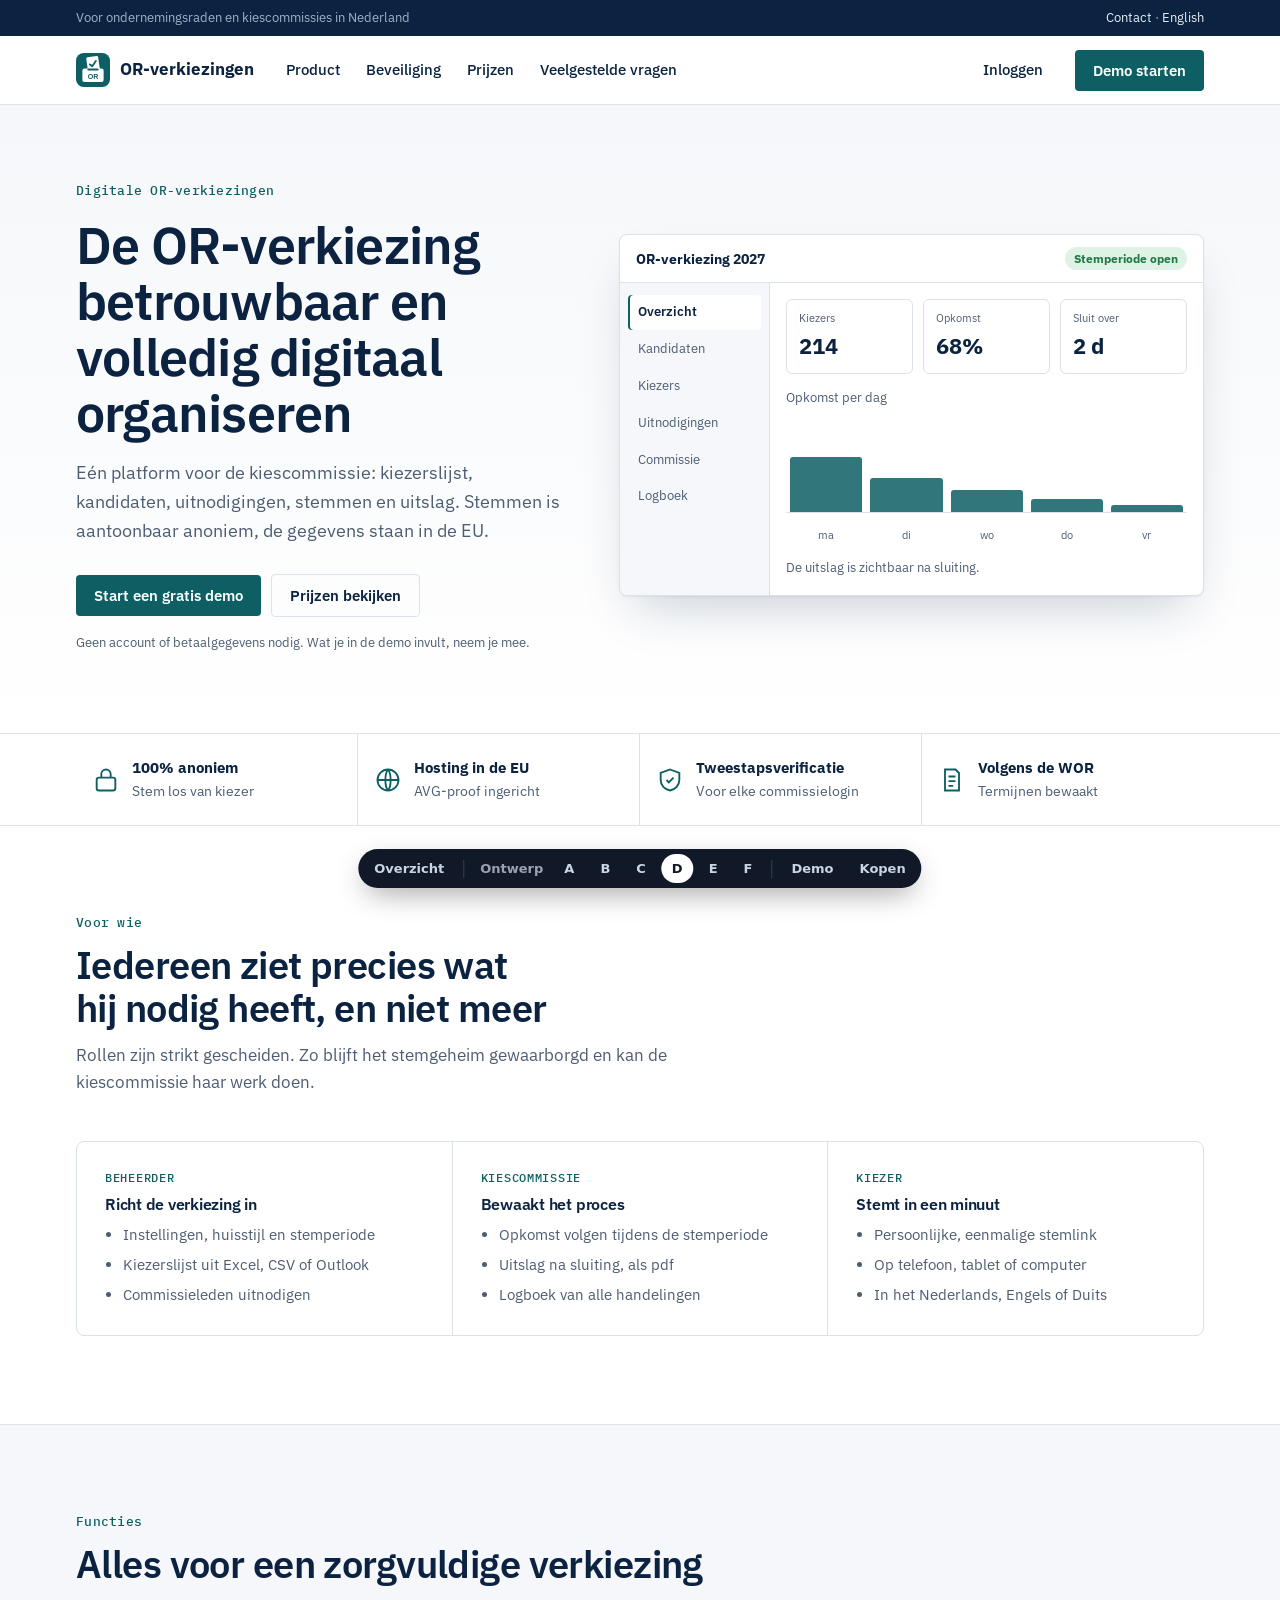
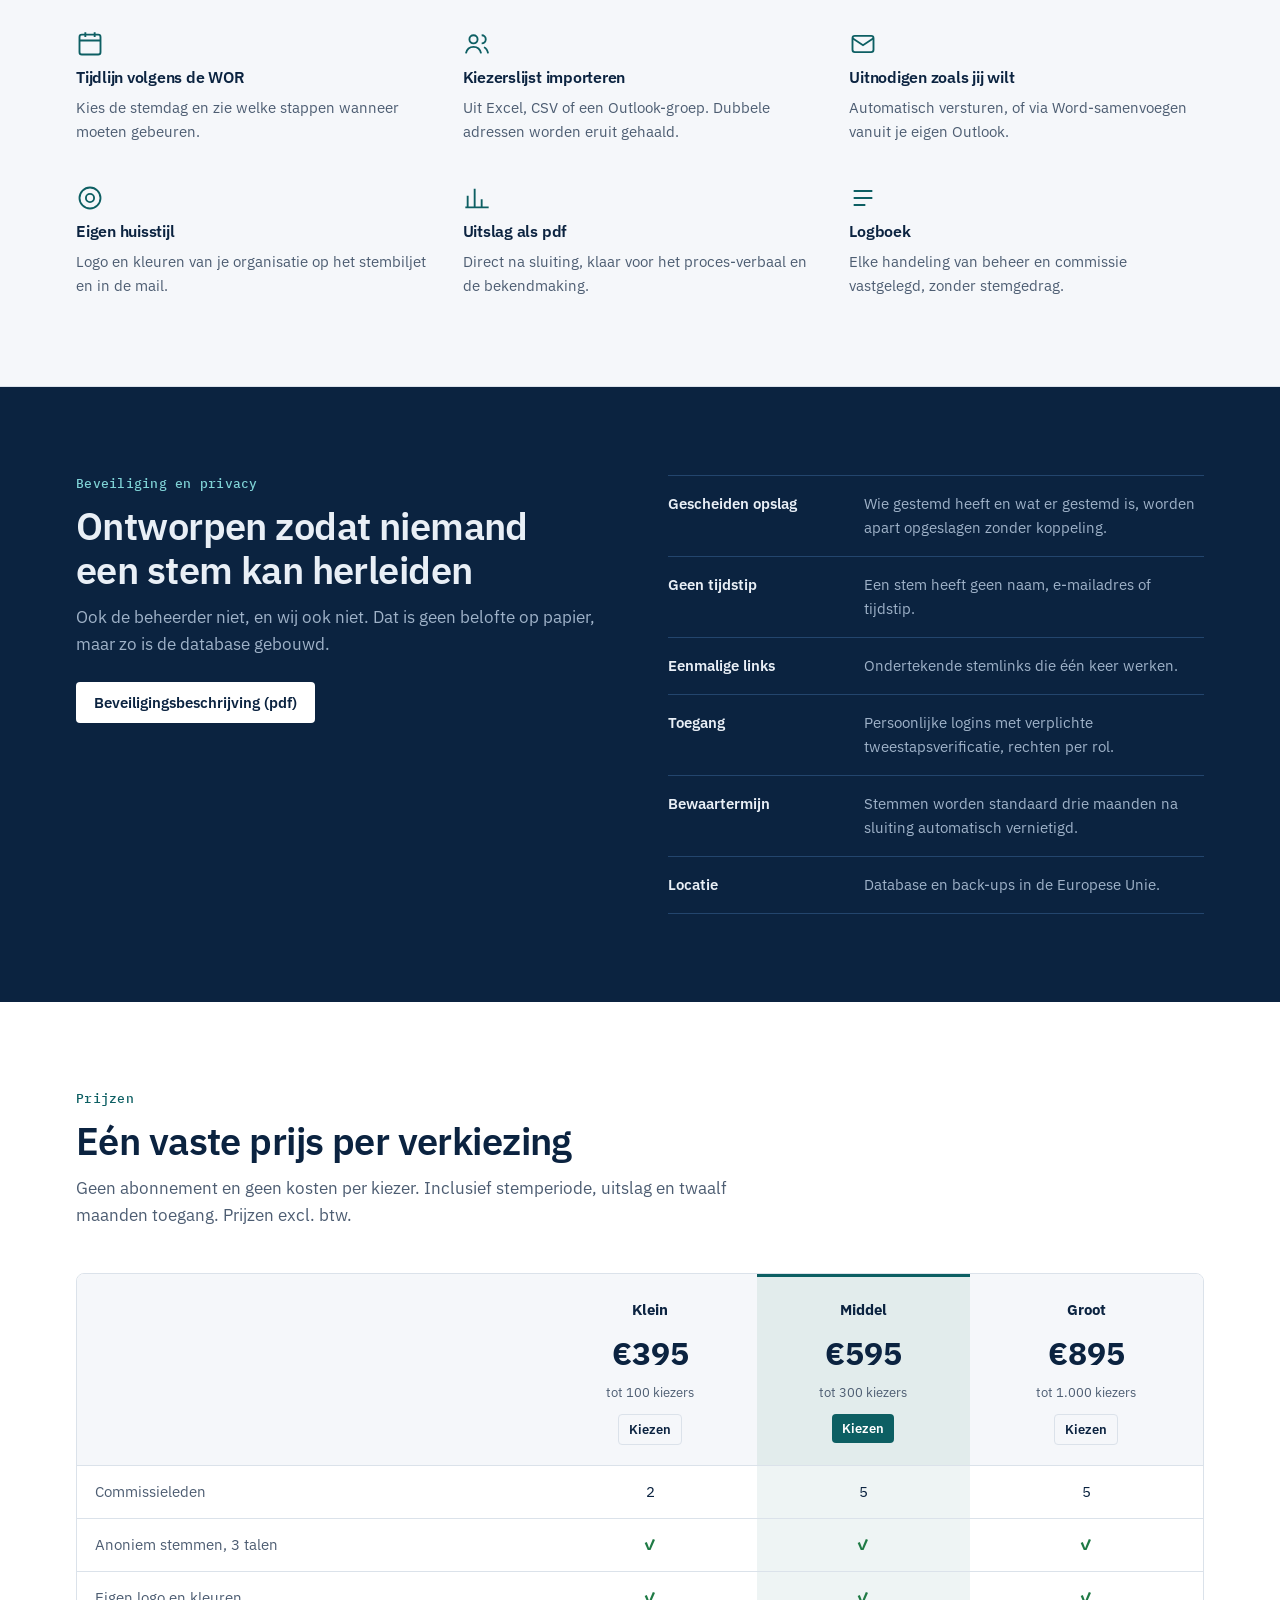
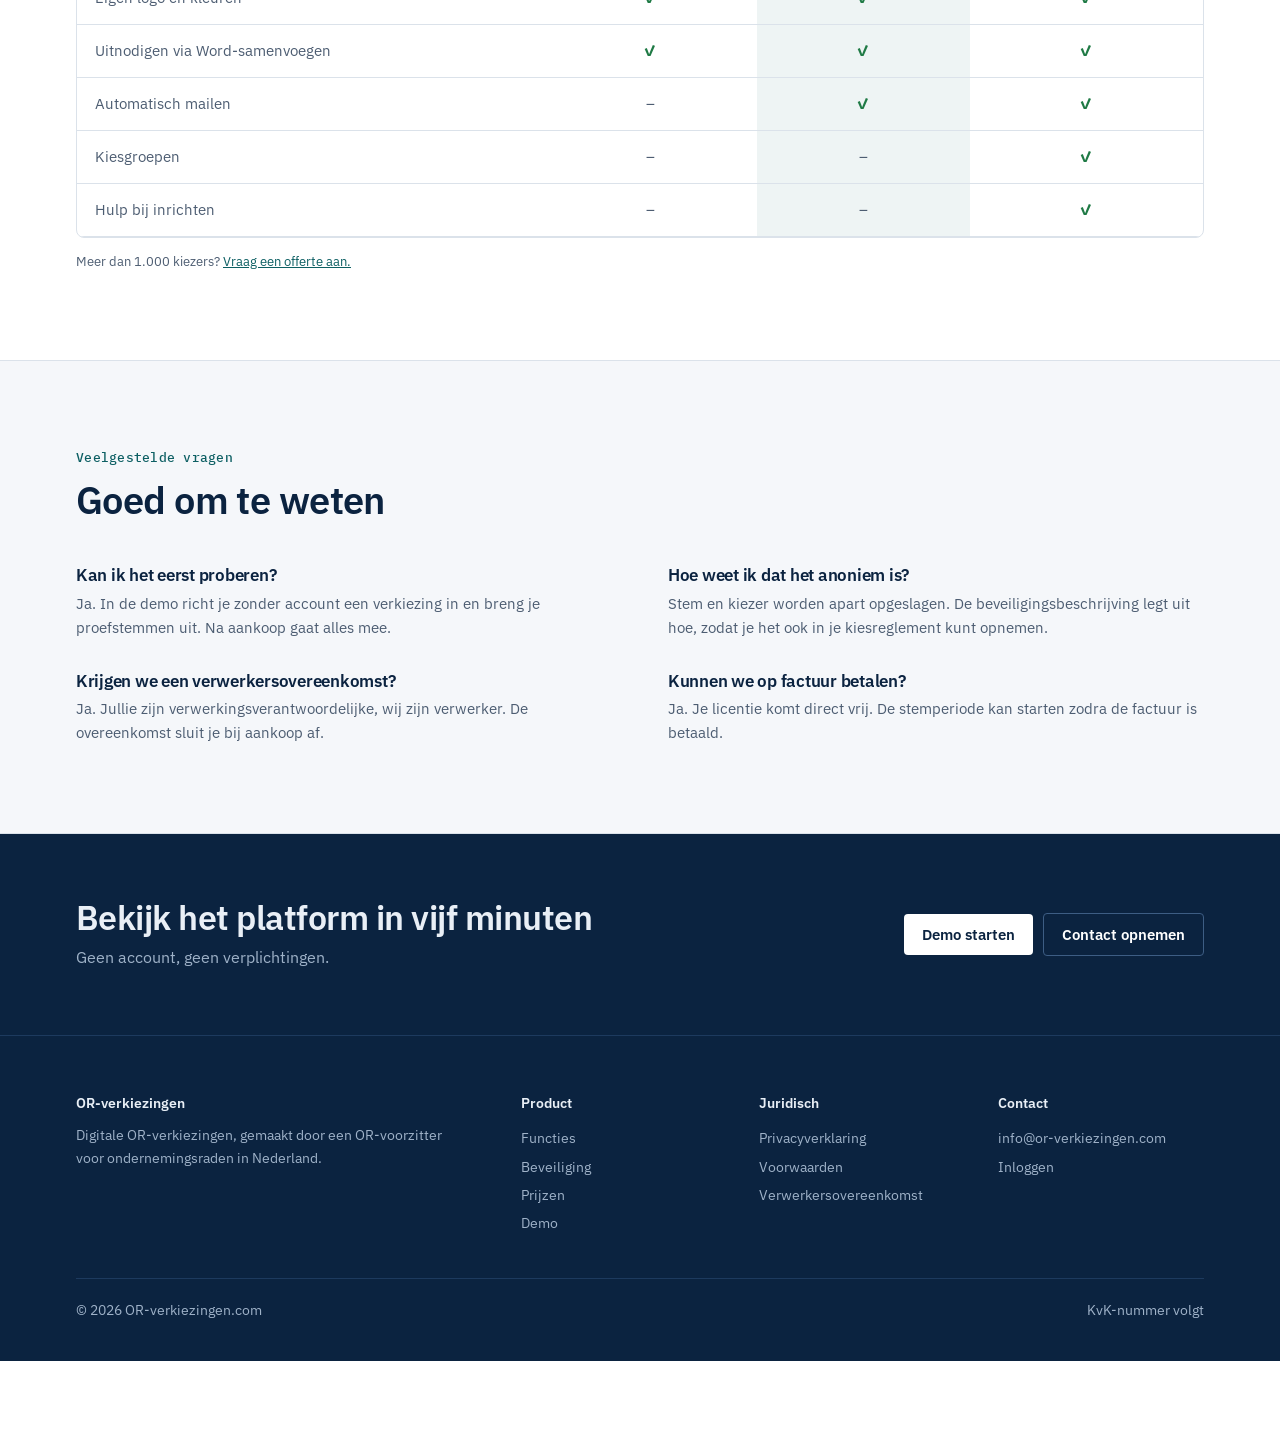
<file: verkoopwebsite/versie-d.html>
<!doctype html>
<html lang="nl">
<head>
<meta charset="utf-8">
<meta name="viewport" content="width=device-width, initial-scale=1">
<title>OR-verkiezingen · Versie D</title>
<meta name="description" content="Het platform voor digitale OR-verkiezingen: anoniem, volgens de WOR en gehost in de EU.">
<link rel="stylesheet" href="https://fonts.googleapis.com/css2?family=IBM+Plex+Sans:wght@400;500;600;700&family=IBM+Plex+Mono:wght@500&display=swap">
<link rel="stylesheet" href="basis.css">
<style>
  /* Zakelijk platform: navy inkt, petrol accent, strak raster */
  :root {
    --display: "IBM Plex Sans", "Segoe UI", Arial, sans-serif; --body: "IBM Plex Sans", "Segoe UI", Arial, sans-serif; --mono: "IBM Plex Mono", ui-monospace, monospace;
    --navy: #0b2340; --navy-2: #12325a; --op-navy: #e9eff6; --op-navy-muted: #9fb2c8; --vlak: #f5f7fa; --r: 6px;
    --ink: #0b2340; --muted: #4d5d72; --line: #dbe2ea;
  }
  @media (prefers-color-scheme: dark) { :root:not([data-theme="light"]) { --navy: #08182c; --navy-2: #0f2744; --vlak: #131b25; --ink: #e6ebf1; --muted: #9aa6b5; --line: #2b3644; } }
  :root[data-theme="dark"] { --navy: #08182c; --navy-2: #0f2744; --vlak: #131b25; --ink: #e6ebf1; --muted: #9aa6b5; --line: #2b3644; }
  body { background: var(--surface); font-size: 16px; }
  h1, h2, h3 { font-weight: 600; letter-spacing: -0.015em; }
  .wrap { max-width: 1160px; padding-left: max(16px, env(safe-area-inset-left, 0px)); padding-right: max(16px, env(safe-area-inset-right, 0px)); }
  .knop { border-radius: 4px; font-weight: 600; }
  .util { background: var(--navy); color: var(--op-navy-muted); font-size: 13px; }
  .util .wrap { display: flex; justify-content: space-between; gap: 12px; min-height: 36px; align-items: center; flex-wrap: wrap; }
  .util a { color: var(--op-navy); text-decoration: none; }
  .nav { border-bottom: 1px solid var(--line); background: var(--surface); position: sticky; top: 0; z-index: 10; }
  .nav .wrap { display: flex; align-items: center; gap: 32px; min-height: 68px; }
  .nav .merk { font-family: var(--body); font-weight: 700; font-size: 17px; }
  .nav nav { display: flex; gap: 26px; font-size: 15px; font-weight: 500; margin-right: auto; }
  .nav nav a { color: var(--ink); text-decoration: none; }
  @media (max-width: 860px) { .nav nav, .nav .inlog { display: none; } .nav .wrap { justify-content: space-between; } }
  .nav .inlog { color: var(--ink); text-decoration: none; font-weight: 500; font-size: 15px; }
  .hero { padding: 72px 0 80px; background: linear-gradient(180deg, var(--vlak), var(--surface)); border-bottom: 1px solid var(--line); }
  .hero .wrap { display: grid; grid-template-columns: 5fr 6fr; gap: 56px; align-items: center; }
  @media (max-width: 960px) { .hero .wrap { grid-template-columns: 1fr; } }
  .eyebrow { font: 500 13px var(--mono); color: var(--petrol); letter-spacing: .02em; }
  .hero h1 { font-size: clamp(34px, 4.6vw, 52px); line-height: 1.08; margin-top: 14px; }
  .hero .lead { font-size: 18px; color: var(--muted); margin-top: 18px; max-width: 30em; }
  .hero .rij { margin-top: 28px; }
  .hero .klein-print { margin-top: 16px; font-size: 13px; color: var(--muted); }
  /* dashboard-mock */
  .app { background: var(--surface); border: 1px solid var(--line); border-radius: 8px; box-shadow: 0 1px 2px rgb(11 35 64 / .06), 0 24px 48px -16px rgb(11 35 64 / .22); overflow: hidden; font-size: 13px; min-width: 0; }
  .app-kop { display: flex; justify-content: space-between; align-items: center; padding: 12px 16px; border-bottom: 1px solid var(--line); gap: 8px; }
  .app-kop strong { font-size: 14px; }
  .app-lijf { display: grid; grid-template-columns: 150px 1fr; min-height: 300px; }
  @media (max-width: 560px) { .app-lijf { grid-template-columns: 1fr; } .app-menu { display: none; } }
  .app-menu { background: var(--vlak); border-right: 1px solid var(--line); padding: 12px 8px; display: grid; gap: 2px; align-content: start; }
  .app-menu span { padding: 7px 10px; border-radius: 4px; color: var(--muted); }
  .app-menu span.aan { background: var(--surface); color: var(--ink); font-weight: 600; box-shadow: inset 2px 0 0 var(--petrol); }
  .app-main { padding: 16px; display: grid; gap: 14px; align-content: start; min-width: 0; }
  .tegels { display: grid; grid-template-columns: repeat(3, 1fr); gap: 10px; }
  .tegel { border: 1px solid var(--line); border-radius: 6px; padding: 10px 12px; }
  .tegel small { color: var(--muted); display: block; }
  .tegel b { font-size: 22px; font-variant-numeric: tabular-nums; }
  .opkomst { display: grid; grid-template-columns: repeat(5, 1fr); gap: 8px; align-items: end; height: 90px; padding: 0 4px; border-bottom: 1px solid var(--line); }
  .opkomst i { background: var(--petrol); border-radius: 3px 3px 0 0; opacity: .85; }
  .opkomst-as { display: grid; grid-template-columns: repeat(5, 1fr); gap: 8px; text-align: center; color: var(--muted); font-size: 11px; padding: 0 4px; }
  section { padding: 88px 0; }
  .grijs { background: var(--vlak); border-block: 1px solid var(--line); }
  .kop2 { display: grid; gap: 12px; max-width: 680px; margin-bottom: 44px; }
  .kop2 h2 { font-size: clamp(28px, 3.4vw, 38px); line-height: 1.15; }
  .kop2 p { color: var(--muted); font-size: 17px; }
  .vertrouwen { padding: 0; border-bottom: 1px solid var(--line); }
  .vertrouwen .wrap { display: grid; grid-template-columns: repeat(4, 1fr); }
  @media (max-width: 860px) { .vertrouwen .wrap { grid-template-columns: 1fr 1fr; } }
  .vertrouwen .item { display: flex; gap: 12px; align-items: center; padding: 22px 16px; border-right: 1px solid var(--line); font-size: 14px; }
  .vertrouwen .item:last-child { border-right: 0; }
  .vertrouwen svg, .functie svg { width: 28px; height: 28px; color: var(--petrol); flex: none; }
  .vertrouwen b { display: block; font-size: 15px; }
  .vertrouwen span { color: var(--muted); }
  .rollen { display: grid; grid-template-columns: repeat(3, 1fr); gap: 1px; background: var(--line); border: 1px solid var(--line); border-radius: 8px; overflow: hidden; }
  @media (max-width: 860px) { .rollen { grid-template-columns: 1fr; } }
  .rollen > div { background: var(--surface); padding: 28px; display: grid; gap: 10px; align-content: start; }
  .rollen ul { margin: 0; padding-left: 18px; color: var(--muted); display: grid; gap: 6px; font-size: 15px; }
  .rollen .rol { font: 500 12px var(--mono); color: var(--petrol); text-transform: uppercase; letter-spacing: .06em; }
  .functies { display: grid; grid-template-columns: repeat(3, 1fr); gap: 40px 32px; }
  @media (max-width: 860px) { .functies { grid-template-columns: 1fr 1fr; } }
  @media (max-width: 560px) { .functies { grid-template-columns: 1fr; } }
  .functie { display: grid; gap: 10px; align-content: start; }
  .functie p { color: var(--muted); font-size: 15px; }
  .donker { background: var(--navy); color: var(--op-navy); }
  .donker .kop2 p, .donker p { color: var(--op-navy-muted); }
  .donker .eyebrow { color: #7fd3d6; }
  .beveiliging { display: grid; grid-template-columns: 1fr 1fr; gap: 56px; align-items: start; }
  @media (max-width: 860px) { .beveiliging { grid-template-columns: 1fr; } }
  .maatregelen { display: grid; gap: 0; border-top: 1px solid #23456d; }
  .maatregelen div { display: grid; grid-template-columns: 180px 1fr; gap: 16px; padding: 16px 0; border-bottom: 1px solid #23456d; font-size: 15px; }
  @media (max-width: 560px) { .maatregelen div { grid-template-columns: 1fr; gap: 4px; } }
  .maatregelen b { color: var(--op-navy); font-weight: 600; }
  .maatregelen span { color: var(--op-navy-muted); }
  .prijstabel { overflow-x: auto; border: 1px solid var(--line); border-radius: 8px; }
  .prijstabel table { min-width: 680px; font-size: 15px; }
  .prijstabel th, .prijstabel td { padding: 14px 18px; text-align: center; }
  .prijstabel th:first-child, .prijstabel td:first-child { text-align: left; color: var(--muted); }
  .prijstabel thead th { vertical-align: top; padding-top: 24px; padding-bottom: 20px; background: var(--vlak); }
  .prijstabel thead .bedrag { display: block; font-size: 32px; font-weight: 700; color: var(--ink); margin: 6px 0 2px; }
  .prijstabel thead small { display: block; color: var(--muted); font-weight: 400; margin-bottom: 12px; }
  .prijstabel .uit { background: color-mix(in srgb, var(--petrol) 7%, var(--surface)); }
  .prijstabel thead .uit { background: color-mix(in srgb, var(--petrol) 12%, var(--surface)); box-shadow: inset 0 3px 0 var(--petrol); }
  .v { color: var(--ok); font-weight: 700; } .x { color: var(--muted); }
  .faq { display: grid; grid-template-columns: 1fr 1fr; gap: 32px 56px; }
  @media (max-width: 860px) { .faq { grid-template-columns: 1fr; } }
  .faq h3 { font-size: 17px; margin-bottom: 6px; }
  .faq p { color: var(--muted); font-size: 15px; }
  .cta { display: flex; justify-content: space-between; align-items: center; gap: 24px; flex-wrap: wrap; }
  .cta h2 { font-size: clamp(26px, 3vw, 34px); }
  .knop.wit { background: #fff; color: var(--navy); }
  .knop.rand-wit { background: transparent; color: #fff; border: 1px solid #3d5d84; }
  footer { background: var(--navy); color: var(--op-navy-muted); font-size: 14px; padding: 56px 0 40px; border-top: 1px solid #1d3a5e; }
  footer .kolommen { display: grid; grid-template-columns: 2fr 1fr 1fr 1fr; gap: 32px; }
  @media (max-width: 760px) { footer .kolommen { grid-template-columns: 1fr 1fr; } }
  footer b { color: var(--op-navy); display: block; margin-bottom: 10px; font-weight: 600; }
  footer a { color: var(--op-navy-muted); text-decoration: none; display: block; padding: 3px 0; }
  footer .onder { border-top: 1px solid #1d3a5e; margin-top: 40px; padding-top: 20px; display: flex; justify-content: space-between; flex-wrap: wrap; gap: 12px; }
</style>
</head>
<body>
<div class="util"><div class="wrap"><span>Voor ondernemingsraden en kiescommissies in Nederland</span><span><a href="#">Contact</a> · <a href="#">English</a></span></div></div>
<header class="nav"><div class="wrap">
  <a class="merk" href="#"><svg viewBox="0 0 48 48" aria-hidden="true"><rect width="48" height="48" rx="11" fill="currentColor"/><g transform="rotate(-8 24 15)"><rect x="15.5" y="5" width="17" height="20" rx="2" fill="#fff"/><path d="M19.5 15.5l3 3 6-6.5" fill="none" stroke="currentColor" stroke-width="2.6" stroke-linecap="round" stroke-linejoin="round"/></g><rect x="9" y="22" width="30" height="19" rx="3" fill="#fff"/><rect x="16" y="22" width="16" height="2.6" rx="1.3" fill="currentColor"/><text x="24" y="37" text-anchor="middle" font-family="Arial, Helvetica, sans-serif" font-weight="700" font-size="10" fill="currentColor">OR</text></svg>OR-verkiezingen</a>
  <nav><a href="#product">Product</a><a href="#beveiliging">Beveiliging</a><a href="#prijzen">Prijzen</a><a href="#vragen">Veelgestelde vragen</a></nav>
  <a class="inlog" href="#">Inloggen</a>
  <a class="knop" href="demo.html">Demo starten</a>
</div></header>

<main>
  <div class="hero"><div class="wrap">
    <div>
      <span class="eyebrow">Digitale OR-verkiezingen</span>
      <h1>De OR-verkiezing betrouwbaar en volledig digitaal organiseren</h1>
      <p class="lead">Eén platform voor de kiescommissie: kiezerslijst, kandidaten, uitnodigingen, stemmen en uitslag. Stemmen is aantoonbaar anoniem, de gegevens staan in de EU.</p>
      <div class="rij"><a class="knop" href="demo.html">Start een gratis demo</a><a class="knop licht" href="#prijzen">Prijzen bekijken</a></div>
      <p class="klein-print">Geen account of betaalgegevens nodig. Wat je in de demo invult, neem je mee.</p>
    </div>
    <div class="app" aria-hidden="true">
      <div class="app-kop"><strong>OR-verkiezing 2027</strong><span class="chip ok">Stemperiode open</span></div>
      <div class="app-lijf">
        <div class="app-menu"><span class="aan">Overzicht</span><span>Kandidaten</span><span>Kiezers</span><span>Uitnodigingen</span><span>Commissie</span><span>Logboek</span></div>
        <div class="app-main">
          <div class="tegels">
            <div class="tegel"><small>Kiezers</small><b>214</b></div>
            <div class="tegel"><small>Opkomst</small><b>68%</b></div>
            <div class="tegel"><small>Sluit over</small><b>2 d</b></div>
          </div>
          <div><small class="hint">Opkomst per dag</small></div>
          <div class="opkomst"><i style="height:62%"></i><i style="height:38%"></i><i style="height:24%"></i><i style="height:14%"></i><i style="height:8%"></i></div>
          <div class="opkomst-as"><span>ma</span><span>di</span><span>wo</span><span>do</span><span>vr</span></div>
          <div class="hint">De uitslag is zichtbaar na sluiting.</div>
        </div>
      </div>
    </div>
  </div></div>

  <div class="vertrouwen"><div class="wrap">
    <div class="item"><svg viewBox="0 0 24 24" fill="none" stroke="currentColor" stroke-width="1.6"><rect x="4" y="10" width="16" height="11" rx="2"/><path d="M8 10V7a4 4 0 018 0v3"/></svg><div><b>100% anoniem</b><span>Stem los van kiezer</span></div></div>
    <div class="item"><svg viewBox="0 0 24 24" fill="none" stroke="currentColor" stroke-width="1.6"><circle cx="12" cy="12" r="9"/><path d="M3 12h18M12 3c3 3.5 3 14.5 0 18M12 3c-3 3.5-3 14.5 0 18"/></svg><div><b>Hosting in de EU</b><span>AVG-proof ingericht</span></div></div>
    <div class="item"><svg viewBox="0 0 24 24" fill="none" stroke="currentColor" stroke-width="1.6"><path d="M12 3l8 3v6c0 4.5-3.4 8.2-8 9-4.6-.8-8-4.5-8-9V6l8-3z"/><path d="M9 12l2 2 4-4"/></svg><div><b>Tweestapsverificatie</b><span>Voor elke commissielogin</span></div></div>
    <div class="item"><svg viewBox="0 0 24 24" fill="none" stroke="currentColor" stroke-width="1.6"><path d="M6 3h9l3 3v15H6z"/><path d="M9 9h6M9 13h6M9 17h4"/></svg><div><b>Volgens de WOR</b><span>Termijnen bewaakt</span></div></div>
  </div></div>

  <section id="product"><div class="wrap">
    <div class="kop2"><span class="eyebrow">Voor wie</span><h2>Iedereen ziet precies wat hij nodig heeft, en niet meer</h2><p>Rollen zijn strikt gescheiden. Zo blijft het stemgeheim gewaarborgd en kan de kiescommissie haar werk doen.</p></div>
    <div class="rollen">
      <div><span class="rol">Beheerder</span><h3>Richt de verkiezing in</h3><ul><li>Instellingen, huisstijl en stemperiode</li><li>Kiezerslijst uit Excel, CSV of Outlook</li><li>Commissieleden uitnodigen</li></ul></div>
      <div><span class="rol">Kiescommissie</span><h3>Bewaakt het proces</h3><ul><li>Opkomst volgen tijdens de stemperiode</li><li>Uitslag na sluiting, als pdf</li><li>Logboek van alle handelingen</li></ul></div>
      <div><span class="rol">Kiezer</span><h3>Stemt in een minuut</h3><ul><li>Persoonlijke, eenmalige stemlink</li><li>Op telefoon, tablet of computer</li><li>In het Nederlands, Engels of Duits</li></ul></div>
    </div>
  </div></section>

  <section class="grijs"><div class="wrap">
    <div class="kop2"><span class="eyebrow">Functies</span><h2>Alles voor een zorgvuldige verkiezing</h2></div>
    <div class="functies">
      <div class="functie"><svg viewBox="0 0 24 24" fill="none" stroke="currentColor" stroke-width="1.6"><rect x="3" y="4" width="18" height="17" rx="2"/><path d="M3 9h18M8 2v4M16 2v4"/></svg><h3>Tijdlijn volgens de WOR</h3><p>Kies de stemdag en zie welke stappen wanneer moeten gebeuren.</p></div>
      <div class="functie"><svg viewBox="0 0 24 24" fill="none" stroke="currentColor" stroke-width="1.6"><circle cx="9" cy="8" r="3.5"/><path d="M2.5 20c.8-3.5 3.4-5.5 6.5-5.5s5.7 2 6.5 5.5"/><path d="M16 4.5a3.5 3.5 0 010 7M18 14.8c1.8.8 3 2.6 3.5 5.2"/></svg><h3>Kiezerslijst importeren</h3><p>Uit Excel, CSV of een Outlook-groep. Dubbele adressen worden eruit gehaald.</p></div>
      <div class="functie"><svg viewBox="0 0 24 24" fill="none" stroke="currentColor" stroke-width="1.6"><rect x="3" y="5" width="18" height="14" rx="2"/><path d="M3 7l9 6 9-6"/></svg><h3>Uitnodigen zoals jij wilt</h3><p>Automatisch versturen, of via Word-samenvoegen vanuit je eigen Outlook.</p></div>
      <div class="functie"><svg viewBox="0 0 24 24" fill="none" stroke="currentColor" stroke-width="1.6"><circle cx="12" cy="12" r="9"/><circle cx="12" cy="12" r="3.5"/></svg><h3>Eigen huisstijl</h3><p>Logo en kleuren van je organisatie op het stembiljet en in de mail.</p></div>
      <div class="functie"><svg viewBox="0 0 24 24" fill="none" stroke="currentColor" stroke-width="1.6"><path d="M4 20V10M10 20V4M16 20v-7M22 20H2"/></svg><h3>Uitslag als pdf</h3><p>Direct na sluiting, klaar voor het proces-verbaal en de bekendmaking.</p></div>
      <div class="functie"><svg viewBox="0 0 24 24" fill="none" stroke="currentColor" stroke-width="1.6"><path d="M4 6h16M4 12h16M4 18h10"/></svg><h3>Logboek</h3><p>Elke handeling van beheer en commissie vastgelegd, zonder stemgedrag.</p></div>
    </div>
  </div></section>

  <section class="donker" id="beveiliging"><div class="wrap beveiliging">
    <div class="kop2" style="margin:0"><span class="eyebrow">Beveiliging en privacy</span><h2>Ontworpen zodat niemand een stem kan herleiden</h2><p>Ook de beheerder niet, en wij ook niet. Dat is geen belofte op papier, maar zo is de database gebouwd.</p><div class="rij" style="margin-top:12px"><a class="knop wit" href="#">Beveiligingsbeschrijving (pdf)</a></div></div>
    <div class="maatregelen">
      <div><b>Gescheiden opslag</b><span>Wie gestemd heeft en wat er gestemd is, worden apart opgeslagen zonder koppeling.</span></div>
      <div><b>Geen tijdstip</b><span>Een stem heeft geen naam, e-mailadres of tijdstip.</span></div>
      <div><b>Eenmalige links</b><span>Ondertekende stemlinks die één keer werken.</span></div>
      <div><b>Toegang</b><span>Persoonlijke logins met verplichte tweestapsverificatie, rechten per rol.</span></div>
      <div><b>Bewaartermijn</b><span>Stemmen worden standaard drie maanden na sluiting automatisch vernietigd.</span></div>
      <div><b>Locatie</b><span>Database en back-ups in de Europese Unie.</span></div>
    </div>
  </div></section>

  <section id="prijzen"><div class="wrap">
    <div class="kop2"><span class="eyebrow">Prijzen</span><h2>Eén vaste prijs per verkiezing</h2><p>Geen abonnement en geen kosten per kiezer. Inclusief stemperiode, uitslag en twaalf maanden toegang. Prijzen excl. btw.</p></div>
    <div class="prijstabel"><table>
      <thead><tr><th></th>
        <th>Klein<span class="bedrag">€395</span><small>tot 100 kiezers</small><a class="knop licht klein" href="kopen.html?pakket=klein">Kiezen</a></th>
        <th class="uit">Middel<span class="bedrag">€595</span><small>tot 300 kiezers</small><a class="knop klein" href="kopen.html?pakket=middel">Kiezen</a></th>
        <th>Groot<span class="bedrag">€895</span><small>tot 1.000 kiezers</small><a class="knop licht klein" href="kopen.html?pakket=groot">Kiezen</a></th></tr></thead>
      <tbody>
        <tr><td>Commissieleden</td><td>2</td><td class="uit">5</td><td>5</td></tr>
        <tr><td>Anoniem stemmen, 3 talen</td><td class="v">✓</td><td class="uit v">✓</td><td class="v">✓</td></tr>
        <tr><td>Eigen logo en kleuren</td><td class="v">✓</td><td class="uit v">✓</td><td class="v">✓</td></tr>
        <tr><td>Uitnodigen via Word-samenvoegen</td><td class="v">✓</td><td class="uit v">✓</td><td class="v">✓</td></tr>
        <tr><td>Automatisch mailen</td><td class="x">–</td><td class="uit v">✓</td><td class="v">✓</td></tr>
        <tr><td>Kiesgroepen</td><td class="x">–</td><td class="uit x">–</td><td class="v">✓</td></tr>
        <tr><td>Hulp bij inrichten</td><td class="x">–</td><td class="uit x">–</td><td class="v">✓</td></tr>
      </tbody>
    </table></div>
    <p class="hint" style="margin-top:14px">Meer dan 1.000 kiezers? <a href="#">Vraag een offerte aan.</a></p>
  </div></section>

  <section class="grijs" id="vragen"><div class="wrap">
    <div class="kop2"><span class="eyebrow">Veelgestelde vragen</span><h2>Goed om te weten</h2></div>
    <div class="faq">
      <div><h3>Kan ik het eerst proberen?</h3><p>Ja. In de demo richt je zonder account een verkiezing in en breng je proefstemmen uit. Na aankoop gaat alles mee.</p></div>
      <div><h3>Hoe weet ik dat het anoniem is?</h3><p>Stem en kiezer worden apart opgeslagen. De beveiligingsbeschrijving legt uit hoe, zodat je het ook in je kiesreglement kunt opnemen.</p></div>
      <div><h3>Krijgen we een verwerkersovereenkomst?</h3><p>Ja. Jullie zijn verwerkingsverantwoordelijke, wij zijn verwerker. De overeenkomst sluit je bij aankoop af.</p></div>
      <div><h3>Kunnen we op factuur betalen?</h3><p>Ja. Je licentie komt direct vrij. De stemperiode kan starten zodra de factuur is betaald.</p></div>
    </div>
  </div></section>

  <section class="donker" style="padding:64px 0"><div class="wrap cta">
    <div class="stapel" style="gap:8px"><h2>Bekijk het platform in vijf minuten</h2><p>Geen account, geen verplichtingen.</p></div>
    <div class="rij"><a class="knop wit" href="demo.html">Demo starten</a><a class="knop rand-wit" href="#">Contact opnemen</a></div>
  </div></section>
</main>
<footer><div class="wrap">
  <div class="kolommen">
    <div><b>OR-verkiezingen</b><p style="max-width:28em">Digitale OR-verkiezingen, gemaakt door een OR-voorzitter voor ondernemingsraden in Nederland.</p></div>
    <div><b>Product</b><a href="#product">Functies</a><a href="#beveiliging">Beveiliging</a><a href="#prijzen">Prijzen</a><a href="demo.html">Demo</a></div>
    <div><b>Juridisch</b><a href="#">Privacyverklaring</a><a href="#">Voorwaarden</a><a href="#">Verwerkersovereenkomst</a></div>
    <div><b>Contact</b><a href="#">info@or-verkiezingen.com</a><a href="#">Inloggen</a></div>
  </div>
  <div class="onder"><span>© 2026 OR-verkiezingen.com</span><span>KvK-nummer volgt</span></div>
</div></footer>
<span class="prototype">Ontwerp D · prototype</span>
<script src="preview.js"></script>
</body>
</html>
</file>
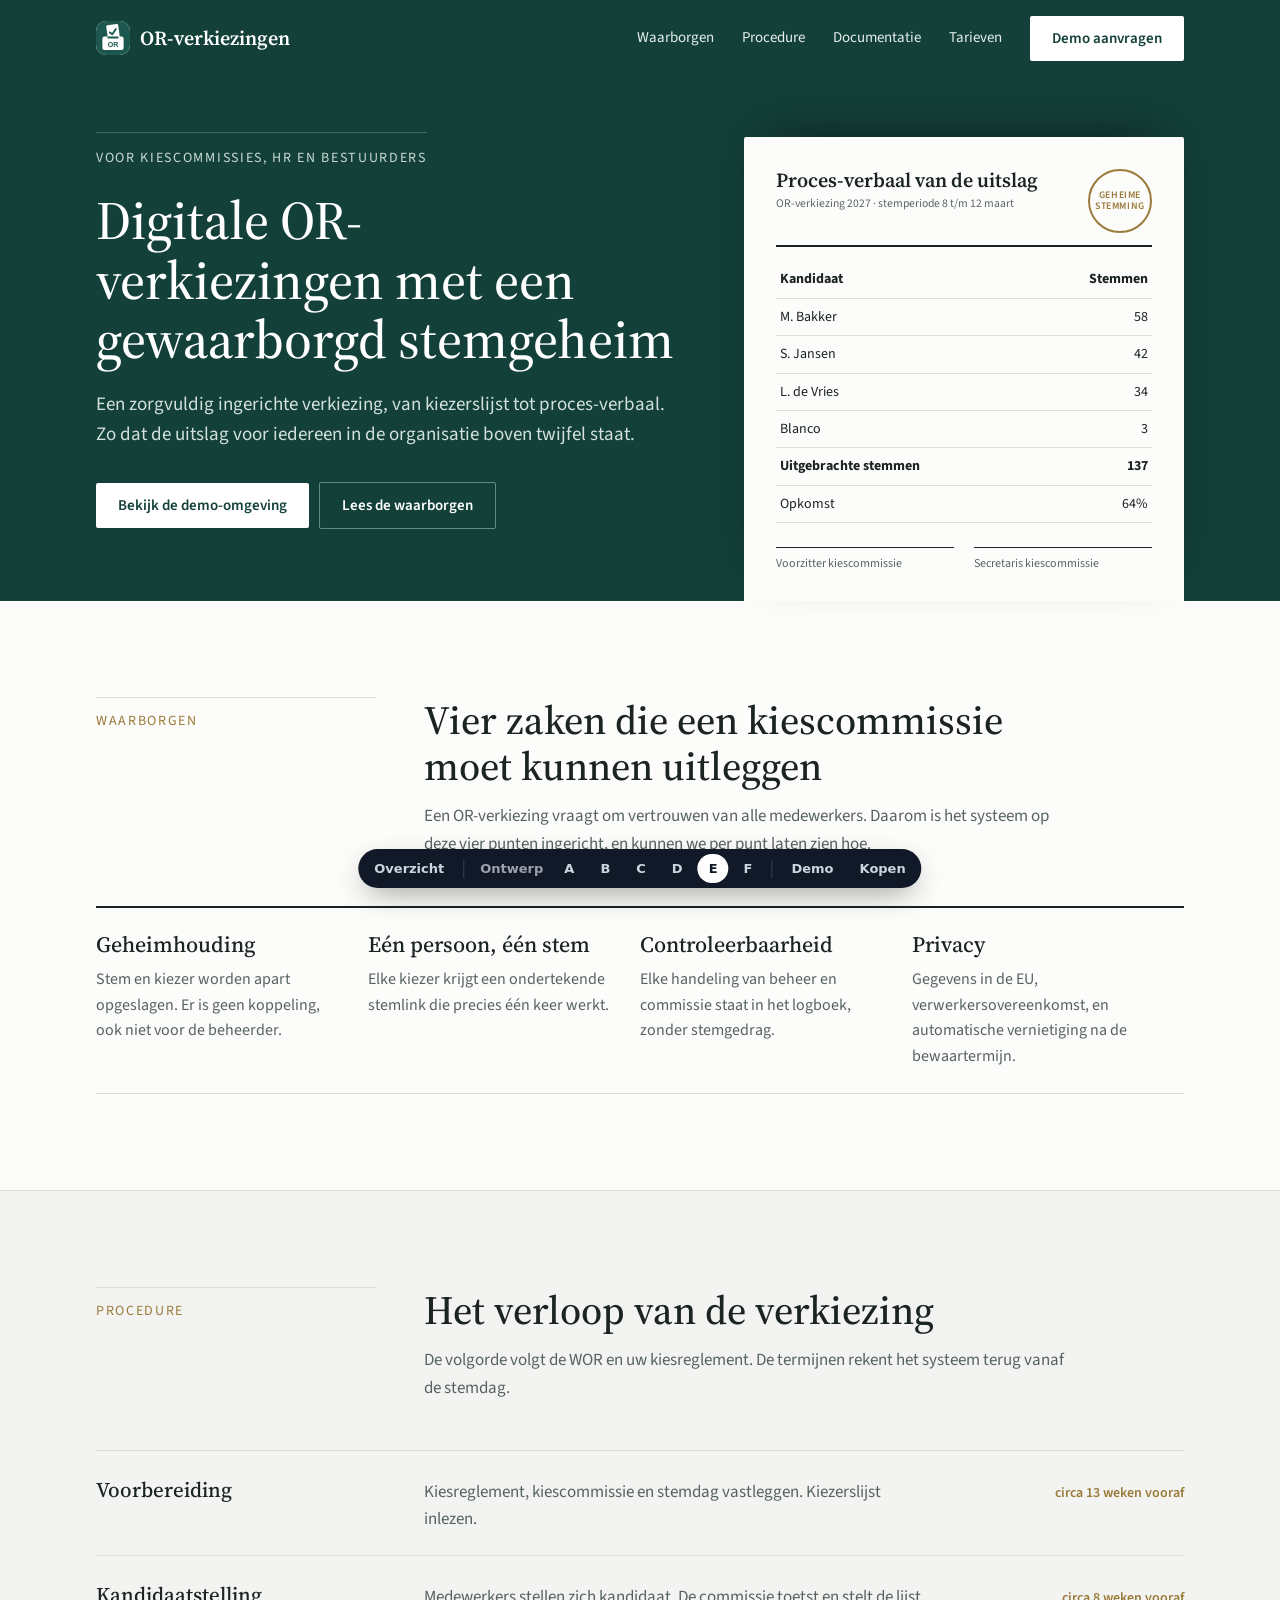
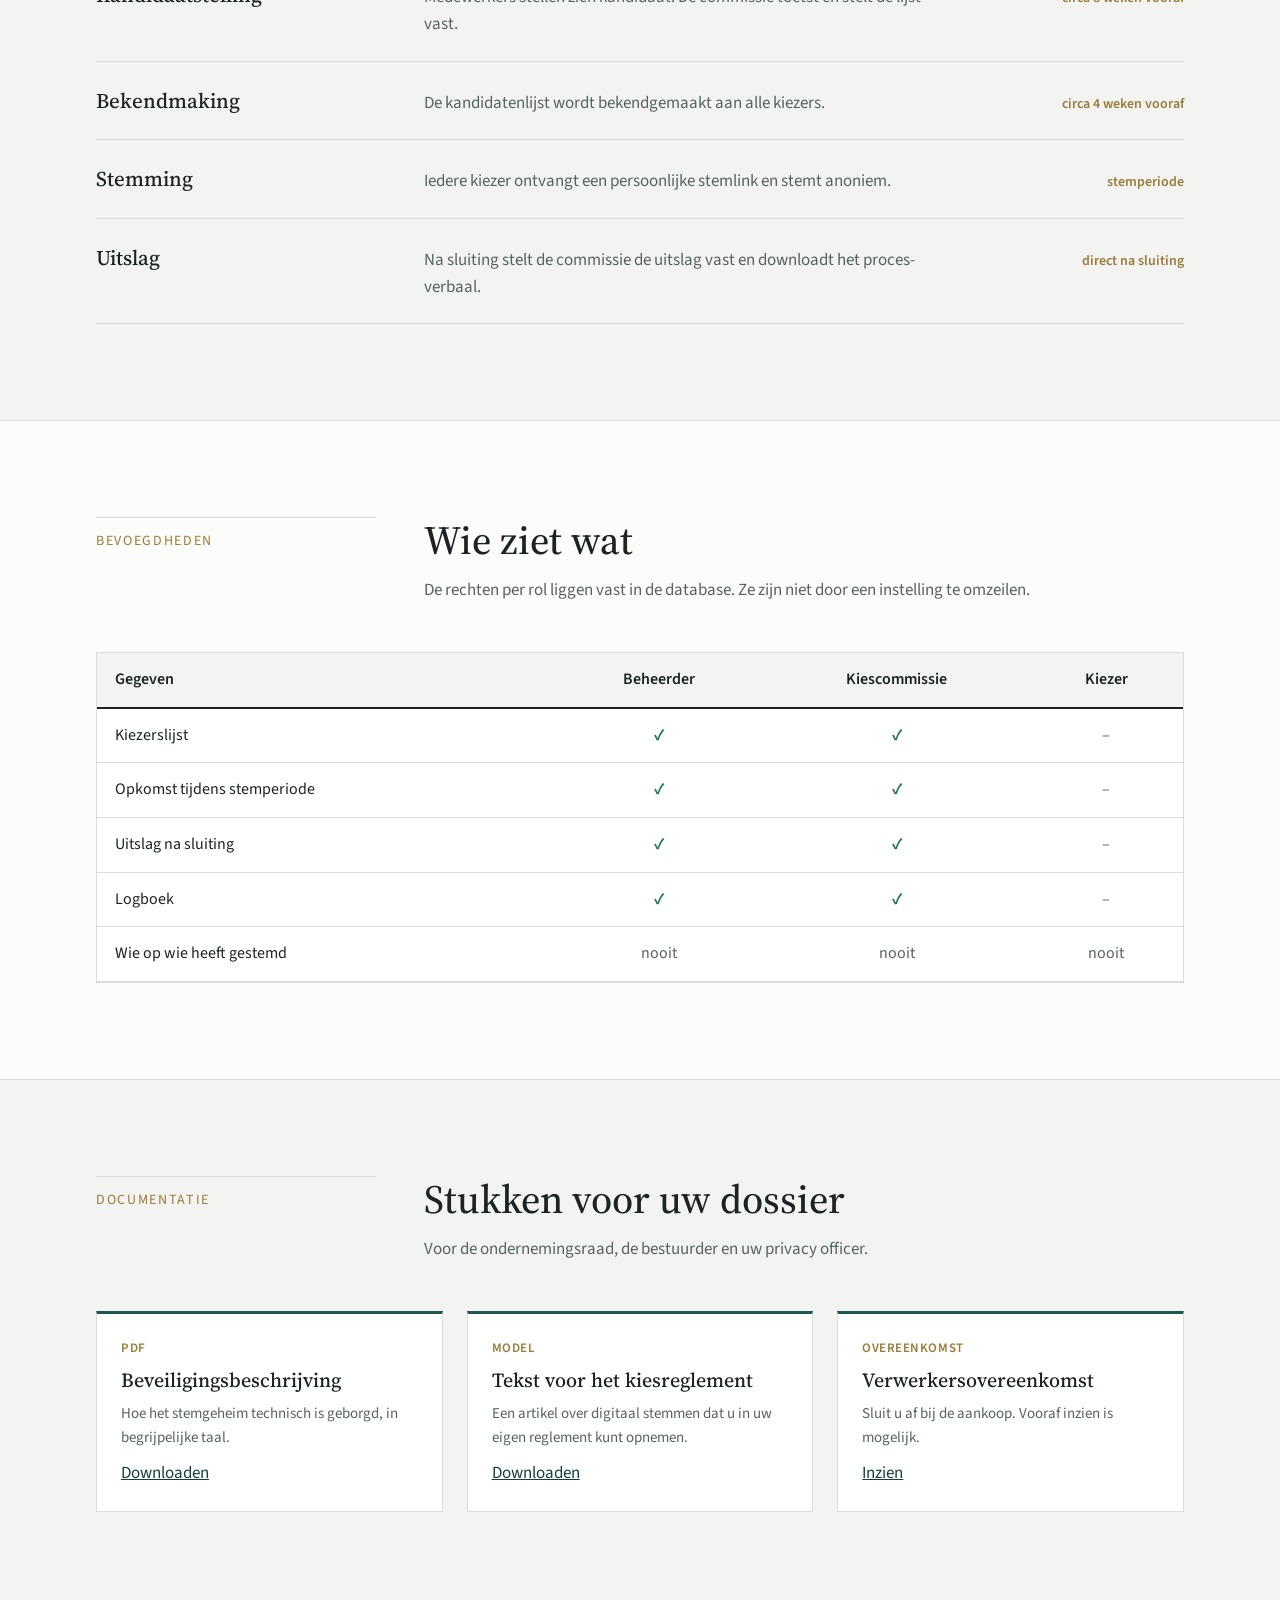
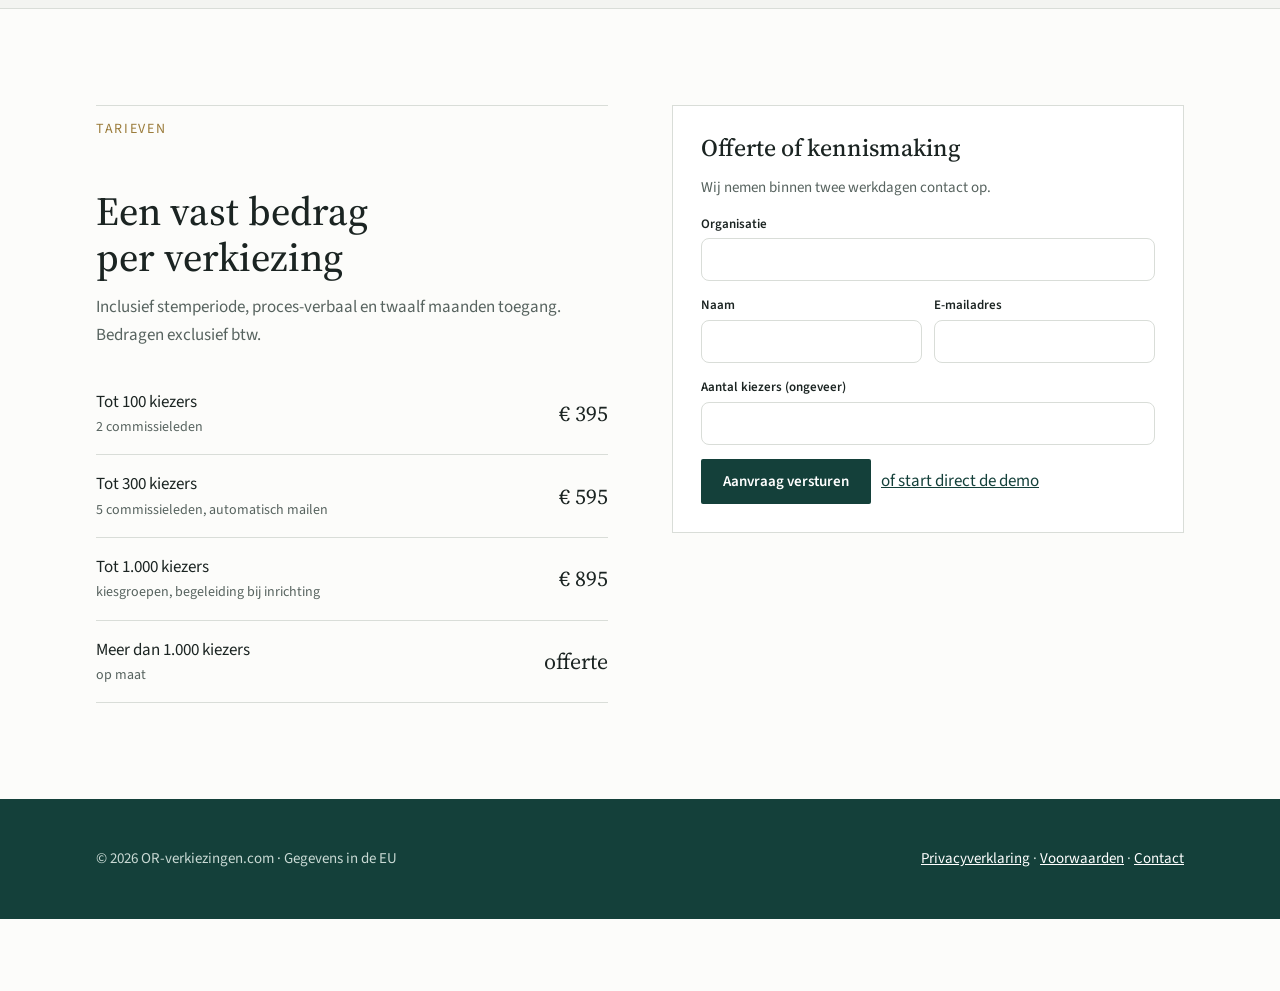
<file: verkoopwebsite/versie-e.html>
<!doctype html>
<html lang="nl">
<head>
<meta charset="utf-8">
<meta name="viewport" content="width=device-width, initial-scale=1">
<title>OR-verkiezingen · Versie E</title>
<meta name="description" content="Digitale OR-verkiezingen met geheime stemming, voor kiescommissies, HR en bestuurders.">
<link rel="stylesheet" href="https://fonts.googleapis.com/css2?family=Source+Serif+4:opsz,wght@8..60,500;8..60,600&family=Source+Sans+3:wght@400;600;700&display=swap">
<link rel="stylesheet" href="basis.css">
<style>
  /* Formeel en institutioneel: diepgroen, papierwit, serif koppen, documentachtige opbouw */
  :root {
    --display: "Source Serif 4", Georgia, serif; --body: "Source Sans 3", "Segoe UI", Arial, sans-serif;
    --groen: #14403a; --groen-2: #1d5850; --goud: #9a7b3a; --papier: #fcfcfa; --vlak: #f3f4f1;
    --ink: #1b2422; --muted: #57635f; --line: #d9ddd8; --petrol: #14403a; --petrol-soft: #e3ece9; --on-petrol: #ffffff; --r: 4px;
  }
  @media (prefers-color-scheme: dark) { :root:not([data-theme="light"]) { --groen: #0f2f2b; --groen-2: #184a43; --goud: #d4b36b; --papier: #111614; --vlak: #171e1c; --ink: #e5ebe8; --muted: #9eaaa5; --line: #2c3633; --petrol: #8fd0c3; --petrol-soft: #1a332f; --on-petrol: #0d1412; --surface: #1a2220; } }
  :root[data-theme="dark"] { --groen: #0f2f2b; --groen-2: #184a43; --goud: #d4b36b; --papier: #111614; --vlak: #171e1c; --ink: #e5ebe8; --muted: #9eaaa5; --line: #2c3633; --petrol: #8fd0c3; --petrol-soft: #1a332f; --on-petrol: #0d1412; --surface: #1a2220; }
  body { background: var(--papier); font-size: 17px; }
  h1, h2, h3 { font-weight: 600; }
  .wrap { max-width: 1120px; padding-left: max(16px, env(safe-area-inset-left, 0px)); padding-right: max(16px, env(safe-area-inset-right, 0px)); }
  .knop { border-radius: 2px; font-weight: 600; padding: 12px 22px; }
  header { background: var(--groen); color: #fff; }
  header .wrap { display: flex; justify-content: space-between; align-items: center; min-height: 76px; gap: 16px; }
  header .merk { color: #fff; font-family: var(--display); font-weight: 600; font-size: 20px; }
  header .merk svg { color: var(--groen-2); background: #fff; border-radius: 10px; }
  header nav { display: flex; gap: 28px; font-size: 15px; align-items: center; }
  header nav a { color: #e4eeeb; text-decoration: none; }
  header .knop { background: #fff; color: #14403a; }
  @media (max-width: 820px) { header nav a:not(.knop) { display: none; } }
  .hero { background: var(--groen); color: #fff; padding: 56px 0 0; }
  .hero .wrap { display: grid; grid-template-columns: 1fr 440px; gap: 64px; align-items: end; }
  @media (max-width: 960px) { .hero .wrap { grid-template-columns: 1fr; gap: 40px; } }
  .hero .tekst { padding-bottom: 72px; }
  .hero .boven { font-size: 14px; letter-spacing: .12em; text-transform: uppercase; color: #c9d9d4; border-top: 1px solid #3c6b63; padding-top: 14px; width: fit-content; }
  .hero h1 { font-size: clamp(34px, 4.4vw, 54px); line-height: 1.1; margin-top: 22px; font-weight: 500; }
  .hero p { color: #d3e1dd; font-size: 19px; margin-top: 20px; max-width: 32em; }
  .hero .rij { margin-top: 32px; }
  .hero .knop.wit { background: #fff; color: #14403a; }
  .hero .knop.lijn { background: transparent; color: #fff; border: 1px solid #5f8b83; }
  /* proces-verbaal document */
  .document { background: #fcfcfa; color: #1b2422; border-radius: 2px 2px 0 0; padding: 32px 32px 28px; box-shadow: 0 -20px 50px -20px rgb(0 0 0 / .45); font-size: 14px; display: grid; gap: 14px; }
  .document .dkop { display: flex; justify-content: space-between; gap: 10px; border-bottom: 2px solid #1b2422; padding-bottom: 12px; }
  .document h3 { font-family: var(--display); font-size: 20px; color: #1b2422; }
  .document small { color: #5b6662; }
  .document table { font-size: 14px; }
  .document td, .document th { border-bottom: 1px solid #dcdfda; padding: 7px 4px; color: #1b2422; }
  .document td:last-child, .document th:last-child { text-align: right; font-variant-numeric: tabular-nums; }
  .document .handtekening { display: grid; grid-template-columns: 1fr 1fr; gap: 20px; margin-top: 10px; }
  .document .handtekening div { border-top: 1px solid #1b2422; padding-top: 6px; font-size: 12px; color: #5b6662; }
  .zegel { width: 64px; height: 64px; border-radius: 50%; border: 2px solid #9a7b3a; color: #9a7b3a; display: grid; place-items: center; font: 600 10px/1.15 var(--body); text-align: center; letter-spacing: .06em; text-transform: uppercase; flex: none; }
  section { padding: 96px 0; }
  .sectie-kop { display: grid; grid-template-columns: 280px 1fr; gap: 48px; margin-bottom: 48px; }
  @media (max-width: 860px) { .sectie-kop { grid-template-columns: 1fr; gap: 12px; } }
  .sectie-kop .nr { font-size: 14px; letter-spacing: .12em; text-transform: uppercase; color: var(--goud); border-top: 1px solid var(--line); padding-top: 12px; }
  .sectie-kop h2 { font-size: clamp(28px, 3.4vw, 40px); font-weight: 500; line-height: 1.15; }
  .sectie-kop p { color: var(--muted); margin-top: 14px; max-width: 38em; }
  .waarborgen { display: grid; grid-template-columns: repeat(4, 1fr); border-top: 2px solid var(--ink); }
  @media (max-width: 900px) { .waarborgen { grid-template-columns: 1fr 1fr; } }
  @media (max-width: 520px) { .waarborgen { grid-template-columns: 1fr; } }
  .waarborgen > div { padding: 24px 24px 24px 0; display: grid; gap: 10px; align-content: start; border-bottom: 1px solid var(--line); }
  .waarborgen h3 { font-family: var(--display); font-size: 22px; font-weight: 500; }
  .waarborgen p { color: var(--muted); font-size: 16px; }
  .vlak { background: var(--vlak); border-block: 1px solid var(--line); }
  .procedure { display: grid; gap: 0; counter-reset: p; border-top: 1px solid var(--line); }
  .procedure li { list-style: none; display: grid; grid-template-columns: 280px 1fr 200px; gap: 48px; padding: 22px 0; border-bottom: 1px solid var(--line); align-items: baseline; }
  @media (max-width: 860px) { .procedure li { grid-template-columns: 1fr; gap: 6px; } }
  .procedure li::before { counter-increment: p; content: "Stap " counter(p); display: none; }
  .procedure b { font-family: var(--display); font-weight: 500; font-size: 21px; }
  .procedure span { color: var(--muted); }
  .procedure em { font-style: normal; font-size: 14px; color: var(--goud); font-weight: 600; text-align: right; }
  @media (max-width: 860px) { .procedure em { text-align: left; } }
  ol.procedure { padding: 0; margin: 0; }
  .wie { border: 1px solid var(--line); background: var(--surface); }
  .wie table { font-size: 16px; min-width: 640px; }
  .wie th, .wie td { padding: 14px 18px; }
  .wie thead th { background: var(--vlak); font-weight: 600; border-bottom: 2px solid var(--ink); }
  .wie td:not(:first-child), .wie th:not(:first-child) { text-align: center; }
  .wie .ja { color: var(--ok); font-weight: 700; } .wie .nee { color: var(--muted); }
  .documenten { display: grid; grid-template-columns: repeat(3, 1fr); gap: 24px; }
  @media (max-width: 860px) { .documenten { grid-template-columns: 1fr; } }
  .doc { border: 1px solid var(--line); background: var(--surface); padding: 24px; display: grid; gap: 10px; align-content: start; border-top: 3px solid var(--groen-2); }
  .doc h3 { font-family: var(--display); font-weight: 500; font-size: 20px; }
  .doc p { color: var(--muted); font-size: 15px; }
  .doc span { font-size: 13px; color: var(--goud); font-weight: 600; letter-spacing: .04em; text-transform: uppercase; }
  .tarief { display: grid; grid-template-columns: 1fr 1fr; gap: 64px; align-items: start; }
  @media (max-width: 860px) { .tarief { grid-template-columns: 1fr; gap: 32px; } }
  .tarief table { font-size: 17px; }
  .tarief td { padding: 16px 0; }
  .tarief td:last-child { text-align: right; font-family: var(--display); font-size: 22px; font-variant-numeric: tabular-nums; }
  .tarief td small { display: block; color: var(--muted); font-size: 14px; }
  .aanvraag { background: var(--surface); border: 1px solid var(--line); padding: 28px; display: grid; gap: 14px; }
  .aanvraag h3 { font-family: var(--display); font-weight: 500; font-size: 24px; }
  footer { background: var(--groen); color: #c9d9d4; padding: 48px 0; font-size: 15px; }
  footer .wrap { display: flex; justify-content: space-between; gap: 24px; flex-wrap: wrap; }
  footer a { color: #fff; }
</style>
</head>
<body>
<header><div class="wrap">
  <a class="merk" href="#"><svg viewBox="0 0 48 48" aria-hidden="true"><rect width="48" height="48" rx="11" fill="currentColor"/><g transform="rotate(-8 24 15)"><rect x="15.5" y="5" width="17" height="20" rx="2" fill="#fff"/><path d="M19.5 15.5l3 3 6-6.5" fill="none" stroke="currentColor" stroke-width="2.6" stroke-linecap="round" stroke-linejoin="round"/></g><rect x="9" y="22" width="30" height="19" rx="3" fill="#fff"/><rect x="16" y="22" width="16" height="2.6" rx="1.3" fill="currentColor"/><text x="24" y="37" text-anchor="middle" font-family="Arial, Helvetica, sans-serif" font-weight="700" font-size="10" fill="currentColor">OR</text></svg>OR-verkiezingen</a>
  <nav><a href="#waarborgen">Waarborgen</a><a href="#procedure">Procedure</a><a href="#documenten">Documentatie</a><a href="#tarieven">Tarieven</a><a class="knop" href="demo.html">Demo aanvragen</a></nav>
</div></header>

<div class="hero"><div class="wrap">
  <div class="tekst">
    <div class="boven">Voor kiescommissies, HR en bestuurders</div>
    <h1>Digitale OR-verkiezingen met een gewaarborgd stemgeheim</h1>
    <p>Een zorgvuldig ingerichte verkiezing, van kiezerslijst tot proces-verbaal. Zo dat de uitslag voor iedereen in de organisatie boven twijfel staat.</p>
    <div class="rij"><a class="knop wit" href="demo.html">Bekijk de demo-omgeving</a><a class="knop lijn" href="#documenten">Lees de waarborgen</a></div>
  </div>
  <div class="document" aria-hidden="true">
    <div class="dkop"><div><h3>Proces-verbaal van de uitslag</h3><small>OR-verkiezing 2027 · stemperiode 8 t/m 12 maart</small></div><span class="zegel">Geheime<br>stemming</span></div>
    <table><thead><tr><th>Kandidaat</th><th>Stemmen</th></tr></thead><tbody>
      <tr><td>M. Bakker</td><td>58</td></tr><tr><td>S. Jansen</td><td>42</td></tr><tr><td>L. de Vries</td><td>34</td></tr><tr><td>Blanco</td><td>3</td></tr>
      <tr><td><b>Uitgebrachte stemmen</b></td><td><b>137</b></td></tr><tr><td>Opkomst</td><td>64%</td></tr>
    </tbody></table>
    <div class="handtekening"><div>Voorzitter kiescommissie</div><div>Secretaris kiescommissie</div></div>
  </div>
</div></div>

<main>
  <section id="waarborgen"><div class="wrap">
    <div class="sectie-kop"><div class="nr">Waarborgen</div><div><h2>Vier zaken die een kiescommissie moet kunnen uitleggen</h2><p>Een OR-verkiezing vraagt om vertrouwen van alle medewerkers. Daarom is het systeem op deze vier punten ingericht, en kunnen we per punt laten zien hoe.</p></div></div>
    <div class="waarborgen">
      <div><h3>Geheimhouding</h3><p>Stem en kiezer worden apart opgeslagen. Er is geen koppeling, ook niet voor de beheerder.</p></div>
      <div><h3>Eén persoon, één stem</h3><p>Elke kiezer krijgt een ondertekende stemlink die precies één keer werkt.</p></div>
      <div><h3>Controleerbaarheid</h3><p>Elke handeling van beheer en commissie staat in het logboek, zonder stemgedrag.</p></div>
      <div><h3>Privacy</h3><p>Gegevens in de EU, verwerkersovereenkomst, en automatische vernietiging na de bewaartermijn.</p></div>
    </div>
  </div></section>

  <section class="vlak" id="procedure"><div class="wrap">
    <div class="sectie-kop"><div class="nr">Procedure</div><div><h2>Het verloop van de verkiezing</h2><p>De volgorde volgt de WOR en uw kiesreglement. De termijnen rekent het systeem terug vanaf de stemdag.</p></div></div>
    <ol class="procedure">
      <li><b>Voorbereiding</b><span>Kiesreglement, kiescommissie en stemdag vastleggen. Kiezerslijst inlezen.</span><em>circa 13 weken vooraf</em></li>
      <li><b>Kandidaatstelling</b><span>Medewerkers stellen zich kandidaat. De commissie toetst en stelt de lijst vast.</span><em>circa 8 weken vooraf</em></li>
      <li><b>Bekendmaking</b><span>De kandidatenlijst wordt bekendgemaakt aan alle kiezers.</span><em>circa 4 weken vooraf</em></li>
      <li><b>Stemming</b><span>Iedere kiezer ontvangt een persoonlijke stemlink en stemt anoniem.</span><em>stemperiode</em></li>
      <li><b>Uitslag</b><span>Na sluiting stelt de commissie de uitslag vast en downloadt het proces-verbaal.</span><em>direct na sluiting</em></li>
    </ol>
  </div></section>

  <section><div class="wrap">
    <div class="sectie-kop"><div class="nr">Bevoegdheden</div><div><h2>Wie ziet wat</h2><p>De rechten per rol liggen vast in de database. Ze zijn niet door een instelling te omzeilen.</p></div></div>
    <div class="tabel wie"><table>
      <thead><tr><th>Gegeven</th><th>Beheerder</th><th>Kiescommissie</th><th>Kiezer</th></tr></thead>
      <tbody>
        <tr><td>Kiezerslijst</td><td class="ja">✓</td><td class="ja">✓</td><td class="nee">–</td></tr>
        <tr><td>Opkomst tijdens stemperiode</td><td class="ja">✓</td><td class="ja">✓</td><td class="nee">–</td></tr>
        <tr><td>Uitslag na sluiting</td><td class="ja">✓</td><td class="ja">✓</td><td class="nee">–</td></tr>
        <tr><td>Logboek</td><td class="ja">✓</td><td class="ja">✓</td><td class="nee">–</td></tr>
        <tr><td>Wie op wie heeft gestemd</td><td class="nee">nooit</td><td class="nee">nooit</td><td class="nee">nooit</td></tr>
      </tbody>
    </table></div>
  </div></section>

  <section class="vlak" id="documenten"><div class="wrap">
    <div class="sectie-kop"><div class="nr">Documentatie</div><div><h2>Stukken voor uw dossier</h2><p>Voor de ondernemingsraad, de bestuurder en uw privacy officer.</p></div></div>
    <div class="documenten">
      <div class="doc"><span>Pdf</span><h3>Beveiligingsbeschrijving</h3><p>Hoe het stemgeheim technisch is geborgd, in begrijpelijke taal.</p><a href="#">Downloaden</a></div>
      <div class="doc"><span>Model</span><h3>Tekst voor het kiesreglement</h3><p>Een artikel over digitaal stemmen dat u in uw eigen reglement kunt opnemen.</p><a href="#">Downloaden</a></div>
      <div class="doc"><span>Overeenkomst</span><h3>Verwerkersovereenkomst</h3><p>Sluit u af bij de aankoop. Vooraf inzien is mogelijk.</p><a href="#">Inzien</a></div>
    </div>
  </div></section>

  <section id="tarieven"><div class="wrap tarief">
    <div>
      <div class="sectie-kop" style="grid-template-columns:1fr;margin-bottom:24px"><div class="nr">Tarieven</div><div><h2>Een vast bedrag per verkiezing</h2><p>Inclusief stemperiode, proces-verbaal en twaalf maanden toegang. Bedragen exclusief btw.</p></div></div>
      <table><tbody>
        <tr><td>Tot 100 kiezers<small>2 commissieleden</small></td><td>€ 395</td></tr>
        <tr><td>Tot 300 kiezers<small>5 commissieleden, automatisch mailen</small></td><td>€ 595</td></tr>
        <tr><td>Tot 1.000 kiezers<small>kiesgroepen, begeleiding bij inrichting</small></td><td>€ 895</td></tr>
        <tr><td>Meer dan 1.000 kiezers<small>op maat</small></td><td>offerte</td></tr>
      </tbody></table>
    </div>
    <form class="aanvraag" onsubmit="event.preventDefault(); this.querySelector('.melding-ok').hidden=false">
      <h3>Offerte of kennismaking</h3>
      <p class="hint" style="font-size:15px">Wij nemen binnen twee werkdagen contact op.</p>
      <label class="veld" for="e-org">Organisatie<input id="e-org" required></label>
      <div class="velden"><label class="veld" for="e-naam">Naam<input id="e-naam" required></label><label class="veld" for="e-mail">E-mailadres<input id="e-mail" type="email" required></label></div>
      <label class="veld" for="e-aantal">Aantal kiezers (ongeveer)<input id="e-aantal" inputmode="numeric"></label>
      <div class="rij"><button class="knop" type="submit">Aanvraag versturen</button><a href="demo.html">of start direct de demo</a></div>
      <p class="melding-ok" hidden style="color:var(--ok);font-weight:600">Bedankt. Dit is een prototype, er is niets verstuurd.</p>
    </form>
  </div></section>
</main>
<footer><div class="wrap"><span>© 2026 OR-verkiezingen.com · Gegevens in de EU</span><span><a href="#">Privacyverklaring</a> · <a href="#">Voorwaarden</a> · <a href="#">Contact</a></span></div></footer>
<span class="prototype">Ontwerp E · prototype</span>
<script src="preview.js"></script>
</body>
</html>
</file>
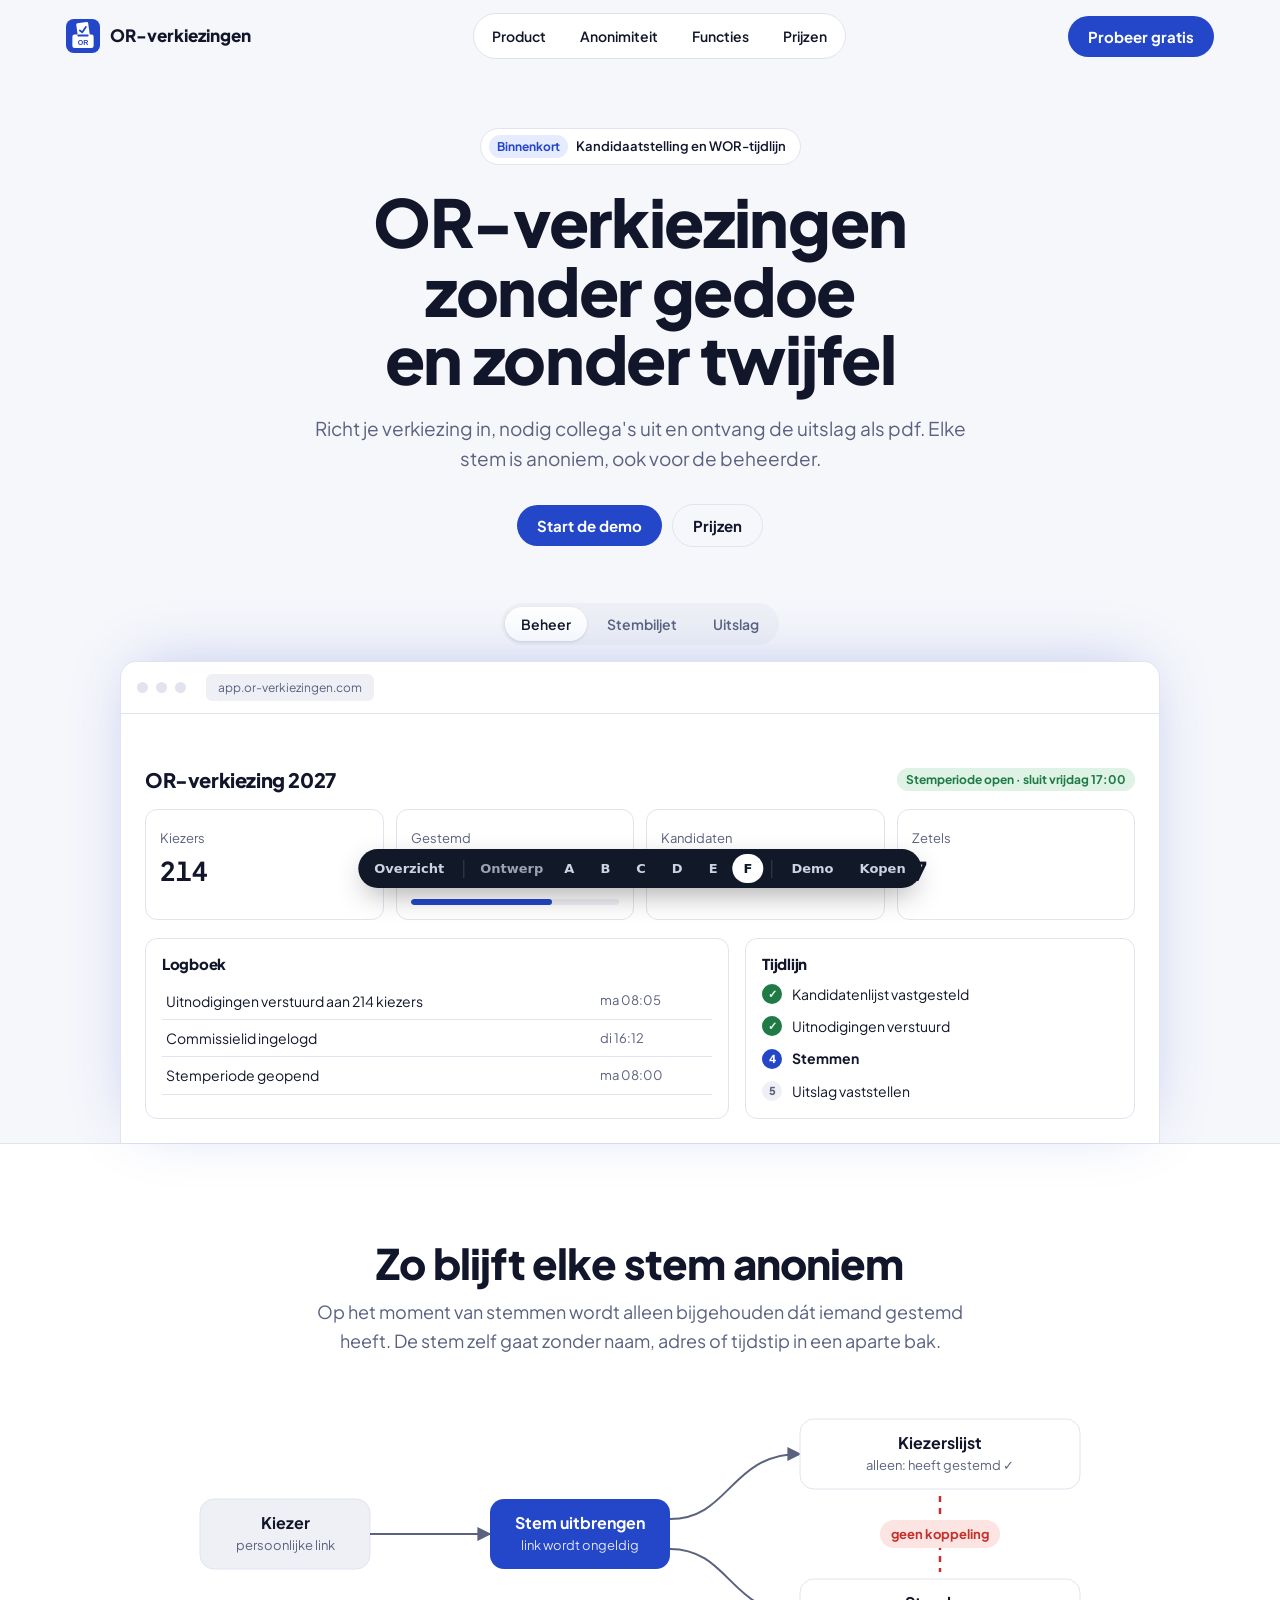
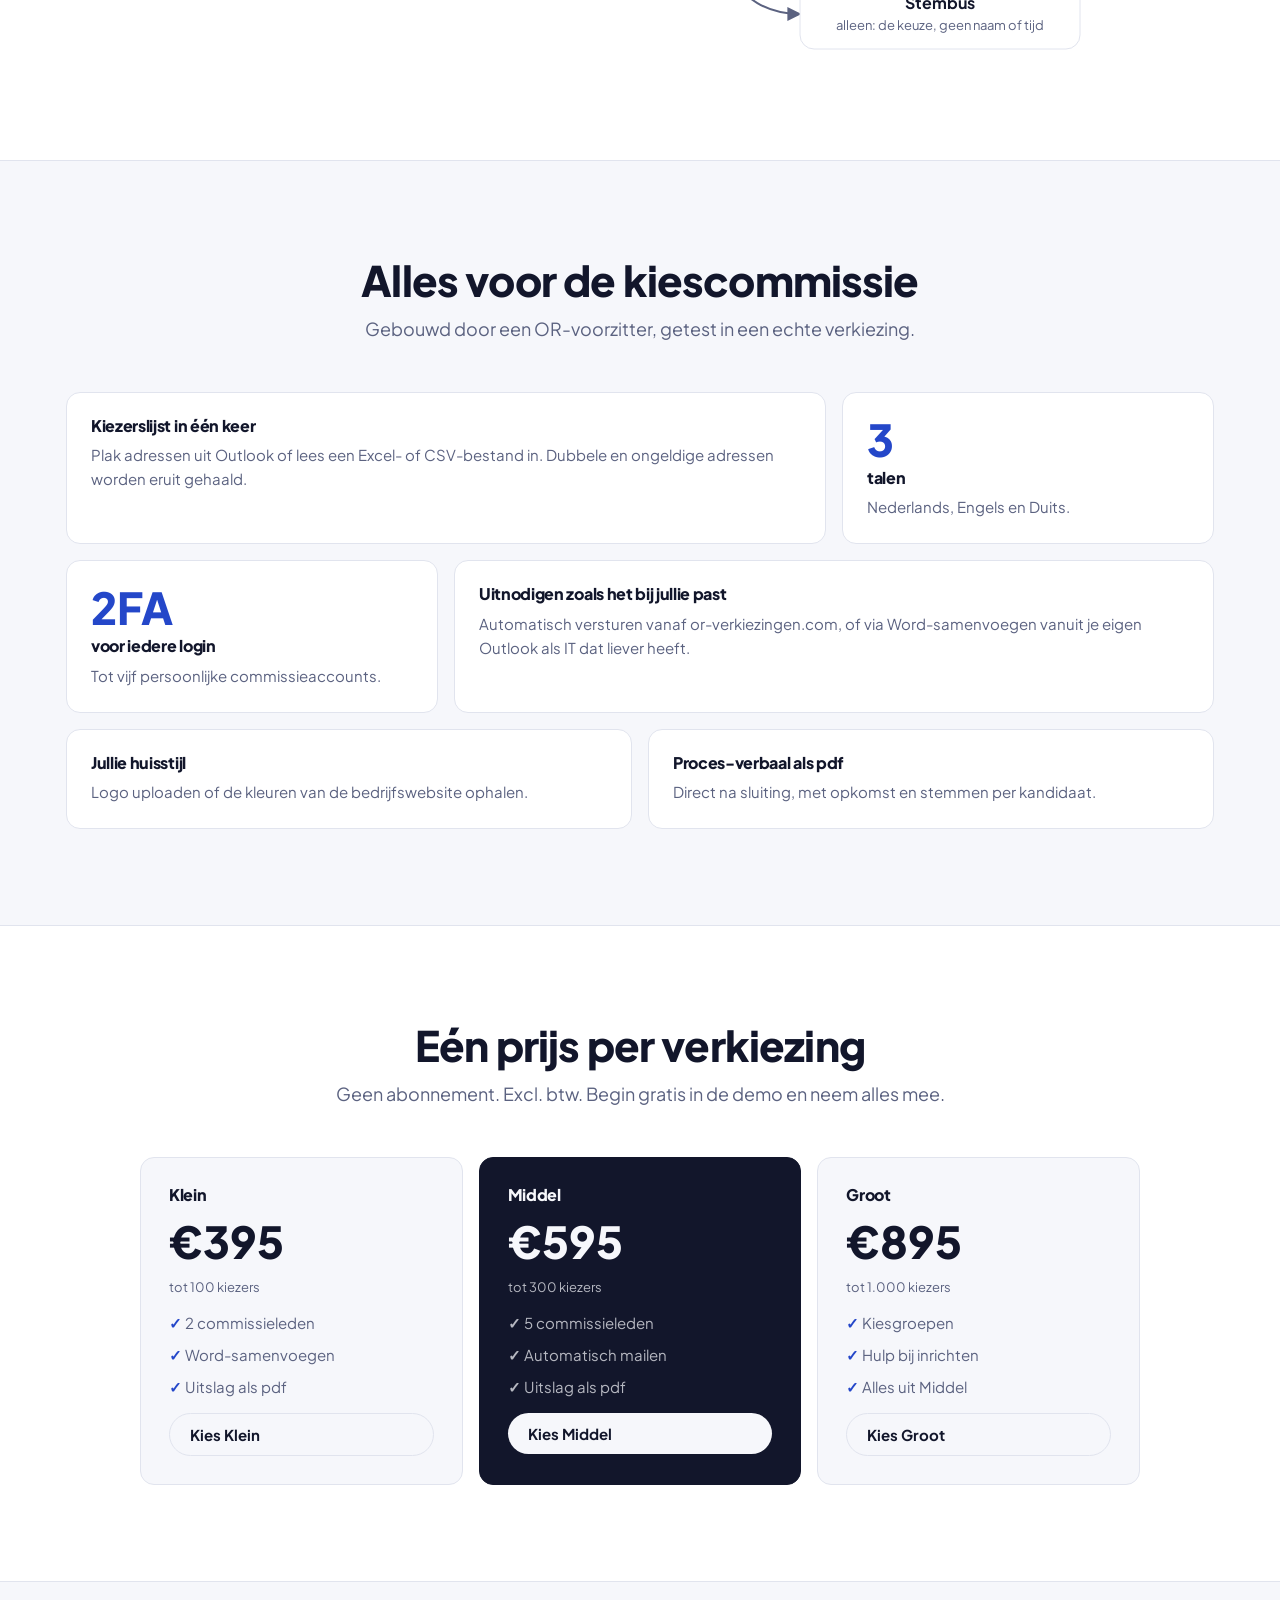
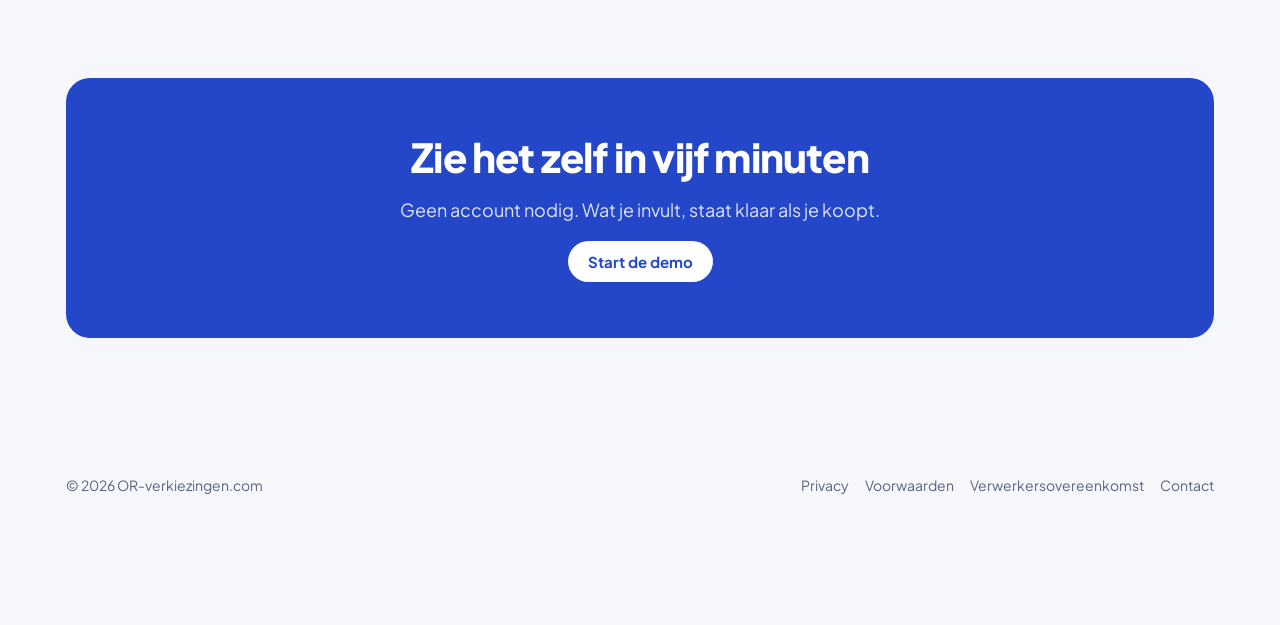
<file: verkoopwebsite/versie-f.html>
<!doctype html>
<html lang="nl">
<head>
<meta charset="utf-8">
<meta name="viewport" content="width=device-width, initial-scale=1">
<title>OR-verkiezingen · Versie F</title>
<meta name="description" content="Bekijk het product: beheer, stembiljet en uitslag van een anonieme OR-verkiezing.">
<link rel="stylesheet" href="https://fonts.googleapis.com/css2?family=Plus+Jakarta+Sans:wght@400;500;600;700;800&display=swap">
<link rel="stylesheet" href="basis.css">
<style>
  /* Product voorop: grote productweergave in de kop, tabbladen, schema van de anonimiteit */
  :root {
    --display: "Plus Jakarta Sans", "Segoe UI", Arial, sans-serif; --body: "Plus Jakarta Sans", "Segoe UI", Arial, sans-serif;
    --bg: #f6f7fb; --surface: #ffffff; --sunk: #eef0f6; --line: #e1e4ee; --ink: #12162b; --muted: #5b6280;
    --blauw: #2447c9; --blauw-soft: #e6ebff; --petrol: #2447c9; --petrol-soft: #e6ebff; --on-petrol: #ffffff; --r: 14px;
  }
  @media (prefers-color-scheme: dark) { :root:not([data-theme="light"]) { --bg: #0d1020; --surface: #151a2e; --sunk: #0a0d1a; --line: #262d47; --ink: #e8eaf4; --muted: #9aa1bf; --blauw: #8ea6ff; --blauw-soft: #1c2550; --petrol: #8ea6ff; --petrol-soft: #1c2550; --on-petrol: #0d1020; } }
  :root[data-theme="dark"] { --bg: #0d1020; --surface: #151a2e; --sunk: #0a0d1a; --line: #262d47; --ink: #e8eaf4; --muted: #9aa1bf; --blauw: #8ea6ff; --blauw-soft: #1c2550; --petrol: #8ea6ff; --petrol-soft: #1c2550; --on-petrol: #0d1020; }
  body { font-size: 16px; }
  h1, h2, h3 { letter-spacing: -0.02em; font-weight: 800; }
  .wrap { max-width: 1180px; padding-left: max(16px, env(safe-area-inset-left, 0px)); padding-right: max(16px, env(safe-area-inset-right, 0px)); }
  .knop { border-radius: 999px; padding: 11px 20px; font-weight: 700; }
  .nav .wrap { display: flex; align-items: center; justify-content: space-between; gap: 16px; min-height: 72px; }
  .nav .merk { font-family: var(--body); font-weight: 800; font-size: 17px; }
  .nav .merk svg { color: var(--blauw); }
  .nav nav { display: flex; gap: 6px; background: var(--surface); border: 1px solid var(--line); border-radius: 999px; padding: 4px; }
  .nav nav a { color: var(--ink); text-decoration: none; font-size: 14px; font-weight: 600; padding: 7px 14px; border-radius: 999px; }
  .nav nav a:hover { background: var(--sunk); }
  @media (max-width: 860px) { .nav nav { display: none; } }
  .hero { text-align: center; padding: 56px 0 0; }
  .pil { display: inline-flex; gap: 8px; align-items: center; font-size: 13px; font-weight: 600; background: var(--surface); border: 1px solid var(--line); border-radius: 999px; padding: 6px 14px 6px 8px; }
  .pil b { background: var(--blauw-soft); color: var(--blauw); border-radius: 999px; padding: 2px 8px; font-size: 12px; }
  .hero h1 { font-size: clamp(36px, 5.6vw, 66px); line-height: 1.04; max-width: 16ch; margin: 22px auto 0; }
  .hero p { font-size: 19px; color: var(--muted); max-width: 36em; margin: 20px auto 0; }
  .hero .rij { justify-content: center; margin-top: 30px; }
  /* productweergave */
  .product { margin-top: 56px; display: grid; gap: 16px; justify-items: center; }
  .tabs { display: inline-flex; gap: 4px; background: var(--sunk); border-radius: 999px; padding: 4px; flex-wrap: wrap; justify-content: center; }
  .tabs button { font: 600 14px var(--body); border: 0; background: transparent; color: var(--muted); padding: 8px 16px; border-radius: 999px; cursor: pointer; }
  .tabs button[aria-selected="true"] { background: var(--surface); color: var(--ink); box-shadow: 0 1px 3px rgb(18 22 43 / .12); }
  .venster { width: 100%; max-width: 1040px; background: var(--surface); border: 1px solid var(--line); border-radius: 16px 16px 0 0; border-bottom: 0; box-shadow: 0 -8px 60px -20px rgb(36 71 201 / .35); overflow: hidden; text-align: left; min-height: 400px; }
  .venster .balk { display: flex; gap: 8px; align-items: center; padding: 12px 16px; border-bottom: 1px solid var(--line); }
  .venster .balk i { width: 11px; height: 11px; border-radius: 50%; background: var(--line); }
  .venster .balk span { margin-left: 12px; font-size: 12px; color: var(--muted); background: var(--sunk); padding: 4px 12px; border-radius: 6px; }
  .paneel { padding: 24px; display: grid; gap: 18px; }
  .paneel[hidden] { display: none; }
  .b-raster { display: grid; grid-template-columns: repeat(4, 1fr); gap: 12px; }
  @media (max-width: 720px) { .b-raster { grid-template-columns: 1fr 1fr; } }
  .stat { border: 1px solid var(--line); border-radius: 12px; padding: 14px; }
  .stat small { color: var(--muted); font-size: 13px; }
  .stat b { display: block; font-size: 26px; font-variant-numeric: tabular-nums; }
  .stat .voortgang { height: 6px; background: var(--sunk); border-radius: 3px; margin-top: 8px; overflow: hidden; }
  .stat .voortgang i { display: block; height: 100%; background: var(--blauw); border-radius: 3px; }
  .twee-kol { display: grid; grid-template-columns: 3fr 2fr; gap: 16px; }
  @media (max-width: 720px) { .twee-kol { grid-template-columns: 1fr; } }
  .blok { border: 1px solid var(--line); border-radius: 12px; padding: 16px; display: grid; gap: 10px; align-content: start; min-width: 0; }
  .blok h3 { font-size: 15px; }
  .blok table { font-size: 14px; }
  .blok td { padding: 7px 4px; }
  .stappen-mini { display: grid; gap: 10px; font-size: 14px; }
  .stappen-mini div { display: flex; gap: 10px; align-items: center; }
  .stappen-mini .bol { width: 20px; height: 20px; border-radius: 50%; display: grid; place-items: center; font-size: 11px; font-weight: 800; background: var(--ok); color: #fff; flex: none; }
  .stappen-mini .bol.nu { background: var(--blauw); }
  .stappen-mini .bol.later { background: var(--sunk); color: var(--muted); }
  .telefoon-rij { display: grid; grid-template-columns: 320px 1fr; gap: 32px; align-items: center; }
  @media (max-width: 720px) { .telefoon-rij { grid-template-columns: 1fr; } }
  .telefoon { border: 8px solid var(--ink); border-radius: 32px; padding: 18px 14px; display: grid; gap: 10px; background: var(--bg); max-width: 320px; margin: 0 auto; }
  .optie { display: flex; gap: 10px; align-items: center; padding: 10px 12px; border: 1px solid var(--line); border-radius: 12px; background: var(--surface); font-size: 14px; }
  .optie.aan { border-color: var(--blauw); background: var(--blauw-soft); }
  .optie .r { margin-left: auto; width: 18px; height: 18px; border-radius: 50%; border: 2px solid var(--line); }
  .optie.aan .r { border: 6px solid var(--blauw); }
  .uitslag-balk { display: grid; gap: 4px; font-size: 14px; }
  .uitslag-balk .b { height: 10px; background: var(--sunk); border-radius: 5px; overflow: hidden; }
  .uitslag-balk .b i { display: block; height: 100%; background: var(--blauw); border-radius: 5px; }
  section { padding: 96px 0; }
  .wit { background: var(--surface); border-block: 1px solid var(--line); }
  .kop2 { text-align: center; max-width: 680px; margin: 0 auto 48px; display: grid; gap: 12px; }
  .kop2 h2 { font-size: clamp(28px, 3.6vw, 42px); line-height: 1.1; }
  .kop2 p { color: var(--muted); font-size: 18px; }
  .schema { max-width: 900px; margin: 0 auto; }
  .schema svg { width: 100%; height: auto; display: block; }
  .schema text { font-family: var(--body); }
  .bento { display: grid; grid-template-columns: repeat(6, 1fr); gap: 16px; }
  .bento > div { background: var(--surface); border: 1px solid var(--line); border-radius: var(--r); padding: 24px; display: grid; gap: 8px; align-content: start; }
  .bento p { color: var(--muted); font-size: 15px; }
  .s2 { grid-column: span 2; } .s3 { grid-column: span 3; } .s4 { grid-column: span 4; }
  @media (max-width: 860px) { .bento > div { grid-column: span 6; } }
  .bento .groot-getal { font-size: 44px; font-weight: 800; color: var(--blauw); line-height: 1; }
  .prijzen { display: grid; grid-template-columns: repeat(3, 1fr); gap: 16px; max-width: 1000px; margin: 0 auto; }
  @media (max-width: 860px) { .prijzen { grid-template-columns: 1fr; } }
  .plan { border: 1px solid var(--line); border-radius: var(--r); padding: 28px; display: grid; gap: 14px; background: var(--bg); align-content: start; }
  .plan.uit { background: var(--ink); color: var(--bg); border-color: var(--ink); }
  .plan.uit .hint, .plan.uit li { color: color-mix(in srgb, var(--bg) 72%, var(--ink)); }
  .plan.uit .knop { background: var(--bg); color: var(--ink); }
  .plan .bedrag { font-size: 44px; font-weight: 800; line-height: 1; }
  .plan ul { margin: 0; padding: 0; list-style: none; display: grid; gap: 8px; font-size: 15px; color: var(--muted); }
  .plan li::before { content: "✓  "; color: var(--blauw); font-weight: 800; }
  .plan.uit li::before { color: inherit; }
  .slot { background: var(--blauw); color: #fff; border-radius: 24px; padding: 56px 32px; text-align: center; display: grid; gap: 16px; justify-items: center; }
  .slot h2 { font-size: clamp(28px, 3.6vw, 40px); }
  .slot p { opacity: .85; font-size: 18px; }
  .slot .knop { background: #fff; color: #2447c9; }
  footer { padding: 40px 0 56px; color: var(--muted); font-size: 14px; }
  footer .wrap { display: flex; justify-content: space-between; gap: 16px; flex-wrap: wrap; }
  footer a { color: var(--muted); text-decoration: none; }
  footer span:last-child { display: flex; flex-wrap: wrap; gap: 6px 16px; }
</style>
</head>
<body>
<header class="nav"><div class="wrap">
  <a class="merk" href="#"><svg viewBox="0 0 48 48" aria-hidden="true"><rect width="48" height="48" rx="11" fill="currentColor"/><g transform="rotate(-8 24 15)"><rect x="15.5" y="5" width="17" height="20" rx="2" fill="#fff"/><path d="M19.5 15.5l3 3 6-6.5" fill="none" stroke="currentColor" stroke-width="2.6" stroke-linecap="round" stroke-linejoin="round"/></g><rect x="9" y="22" width="30" height="19" rx="3" fill="#fff"/><rect x="16" y="22" width="16" height="2.6" rx="1.3" fill="currentColor"/><text x="24" y="37" text-anchor="middle" font-family="Arial, Helvetica, sans-serif" font-weight="700" font-size="10" fill="currentColor">OR</text></svg>OR-verkiezingen</a>
  <nav><a href="#product">Product</a><a href="#anoniem">Anonimiteit</a><a href="#functies">Functies</a><a href="#prijzen">Prijzen</a></nav>
  <a class="knop" href="demo.html">Probeer gratis</a>
</div></header>

<main>
  <div class="hero" id="product"><div class="wrap">
    <span class="pil"><b>Binnenkort</b> Kandidaatstelling en WOR-tijdlijn</span>
    <h1>OR-verkiezingen zonder gedoe en zonder twijfel</h1>
    <p>Richt je verkiezing in, nodig collega's uit en ontvang de uitslag als pdf. Elke stem is anoniem, ook voor de beheerder.</p>
    <div class="rij"><a class="knop" href="demo.html">Start de demo</a><a class="knop licht" href="#prijzen">Prijzen</a></div>

    <div class="product">
      <div class="tabs" role="tablist">
        <button role="tab" aria-selected="true" data-tab="beheer">Beheer</button>
        <button role="tab" aria-selected="false" data-tab="stem">Stembiljet</button>
        <button role="tab" aria-selected="false" data-tab="uitslag">Uitslag</button>
      </div>
      <div class="venster">
        <div class="balk"><i></i><i></i><i></i><span>app.or-verkiezingen.com</span></div>
        <div class="paneel" data-paneel="beheer">
          <div class="rij" style="justify-content:space-between"><h3 style="font-size:20px">OR-verkiezing 2027</h3><span class="chip ok">Stemperiode open · sluit vrijdag 17:00</span></div>
          <div class="b-raster">
            <div class="stat"><small>Kiezers</small><b>214</b></div>
            <div class="stat"><small>Gestemd</small><b>146</b><div class="voortgang"><i style="width:68%"></i></div></div>
            <div class="stat"><small>Kandidaten</small><b>9</b></div>
            <div class="stat"><small>Zetels</small><b>7</b></div>
          </div>
          <div class="twee-kol">
            <div class="blok"><h3>Logboek</h3><table><tbody>
              <tr><td>Uitnodigingen verstuurd aan 214 kiezers</td><td class="hint">ma 08:05</td></tr>
              <tr><td>Commissielid ingelogd</td><td class="hint">di 16:12</td></tr>
              <tr><td>Stemperiode geopend</td><td class="hint">ma 08:00</td></tr>
            </tbody></table></div>
            <div class="blok"><h3>Tijdlijn</h3><div class="stappen-mini">
              <div><span class="bol">✓</span>Kandidatenlijst vastgesteld</div>
              <div><span class="bol">✓</span>Uitnodigingen verstuurd</div>
              <div><span class="bol nu">4</span><b>Stemmen</b></div>
              <div><span class="bol later">5</span>Uitslag vaststellen</div>
            </div></div>
          </div>
        </div>
        <div class="paneel" data-paneel="stem" hidden>
          <div class="telefoon-rij">
            <div class="telefoon">
              <span class="chip ok" style="width:fit-content">🔒 Jouw stem is 100% anoniem</span>
              <strong>Kies één kandidaat</strong>
              <div class="optie">Sanne Jansen<span class="r"></span></div>
              <div class="optie aan">Mohamed Bakker<span class="r"></span></div>
              <div class="optie">Lisa de Vries<span class="r"></span></div>
              <div class="optie">Blanco<span class="r"></span></div>
              <span class="knop" style="text-align:center">Stem uitbrengen</span>
            </div>
            <div class="stapel">
              <h3 style="font-size:24px">Stemmen in een minuut</h3>
              <p class="hint" style="font-size:16px">Collega's openen hun persoonlijke link op telefoon of computer. Geen account, geen app. Het stembiljet toont jullie logo en kleuren, in het Nederlands, Engels of Duits.</p>
              <p class="hint" style="font-size:16px">Na een bevestiging is de stem definitief. De link werkt daarna niet meer.</p>
            </div>
          </div>
        </div>
        <div class="paneel" data-paneel="uitslag" hidden>
          <div class="rij" style="justify-content:space-between"><h3 style="font-size:20px">Uitslag OR-verkiezing 2027</h3><span class="knop licht klein">Download pdf</span></div>
          <div class="twee-kol">
            <div class="blok" style="gap:14px">
              <div class="uitslag-balk"><div class="rij" style="justify-content:space-between"><span>Mohamed Bakker</span><b>58</b></div><div class="b"><i style="width:100%"></i></div></div>
              <div class="uitslag-balk"><div class="rij" style="justify-content:space-between"><span>Sanne Jansen</span><b>42</b></div><div class="b"><i style="width:72%"></i></div></div>
              <div class="uitslag-balk"><div class="rij" style="justify-content:space-between"><span>Lisa de Vries</span><b>34</b></div><div class="b"><i style="width:59%"></i></div></div>
              <div class="uitslag-balk"><div class="rij" style="justify-content:space-between"><span>Blanco</span><b>3</b></div><div class="b"><i style="width:5%"></i></div></div>
            </div>
            <div class="blok"><h3>Samenvatting</h3><table><tbody>
              <tr><td>Uitgebrachte stemmen</td><td><b>137</b></td></tr><tr><td>Opkomst</td><td><b>64%</b></td></tr><tr><td>Vernietiging stemmen</td><td>over 3 maanden</td></tr>
            </tbody></table></div>
          </div>
        </div>
      </div>
    </div>
  </div></div>

  <section class="wit" id="anoniem"><div class="wrap">
    <div class="kop2"><h2>Zo blijft elke stem anoniem</h2><p>Op het moment van stemmen wordt alleen bijgehouden dát iemand gestemd heeft. De stem zelf gaat zonder naam, adres of tijdstip in een aparte bak.</p></div>
    <div class="schema" role="img" aria-label="Schema: de kiezer gebruikt een stemlink. Daarna gaat 'heeft gestemd' naar de kiezerslijst en de stem zonder naam naar de stembus. Tussen beide is geen koppeling.">
      <svg viewBox="0 0 900 260">
        <rect x="10" y="95" width="170" height="70" rx="14" fill="var(--sunk)" stroke="var(--line)"/>
        <text x="95" y="125" text-anchor="middle" font-size="16" font-weight="700" fill="var(--ink)">Kiezer</text>
        <text x="95" y="146" text-anchor="middle" font-size="13" fill="var(--muted)">persoonlijke link</text>
        <path d="M180 130 H300" stroke="var(--muted)" stroke-width="2" fill="none" marker-end="url(#pijl)"/>
        <rect x="300" y="95" width="180" height="70" rx="14" fill="var(--blauw)"/>
        <text x="390" y="125" text-anchor="middle" font-size="16" font-weight="700" fill="var(--on-petrol)">Stem uitbrengen</text>
        <text x="390" y="146" text-anchor="middle" font-size="13" fill="var(--on-petrol)" opacity=".85">link wordt ongeldig</text>
        <path d="M480 115 C540 115 540 50 610 50" stroke="var(--muted)" stroke-width="2" fill="none" marker-end="url(#pijl)"/>
        <path d="M480 145 C540 145 540 210 610 210" stroke="var(--muted)" stroke-width="2" fill="none" marker-end="url(#pijl)"/>
        <rect x="610" y="15" width="280" height="70" rx="14" fill="var(--surface)" stroke="var(--line)"/>
        <text x="750" y="45" text-anchor="middle" font-size="16" font-weight="700" fill="var(--ink)">Kiezerslijst</text>
        <text x="750" y="66" text-anchor="middle" font-size="13" fill="var(--muted)">alleen: heeft gestemd ✓</text>
        <rect x="610" y="175" width="280" height="70" rx="14" fill="var(--surface)" stroke="var(--line)"/>
        <text x="750" y="205" text-anchor="middle" font-size="16" font-weight="700" fill="var(--ink)">Stembus</text>
        <text x="750" y="226" text-anchor="middle" font-size="13" fill="var(--muted)">alleen: de keuze, geen naam of tijd</text>
        <path d="M750 92 V168" stroke="var(--rood)" stroke-width="2.5" stroke-dasharray="6 6"/>
        <rect x="690" y="116" width="120" height="28" rx="14" fill="var(--rood-soft)"/>
        <text x="750" y="135" text-anchor="middle" font-size="13" font-weight="700" fill="var(--rood)">geen koppeling</text>
        <defs><marker id="pijl" viewBox="0 0 10 10" refX="9" refY="5" markerWidth="7" markerHeight="7" orient="auto"><path d="M0 0L10 5L0 10z" fill="var(--muted)"/></marker></defs>
      </svg>
    </div>
  </div></section>

  <section id="functies"><div class="wrap">
    <div class="kop2"><h2>Alles voor de kiescommissie</h2><p>Gebouwd door een OR-voorzitter, getest in een echte verkiezing.</p></div>
    <div class="bento">
      <div class="s4"><h3>Kiezerslijst in één keer</h3><p>Plak adressen uit Outlook of lees een Excel- of CSV-bestand in. Dubbele en ongeldige adressen worden eruit gehaald.</p></div>
      <div class="s2"><span class="groot-getal">3</span><h3>talen</h3><p>Nederlands, Engels en Duits.</p></div>
      <div class="s2"><span class="groot-getal">2FA</span><h3>voor iedere login</h3><p>Tot vijf persoonlijke commissieaccounts.</p></div>
      <div class="s4"><h3>Uitnodigen zoals het bij jullie past</h3><p>Automatisch versturen vanaf or-verkiezingen.com, of via Word-samenvoegen vanuit je eigen Outlook als IT dat liever heeft.</p></div>
      <div class="s3"><h3>Jullie huisstijl</h3><p>Logo uploaden of de kleuren van de bedrijfswebsite ophalen.</p></div>
      <div class="s3"><h3>Proces-verbaal als pdf</h3><p>Direct na sluiting, met opkomst en stemmen per kandidaat.</p></div>
    </div>
  </div></section>

  <section class="wit" id="prijzen"><div class="wrap">
    <div class="kop2"><h2>Eén prijs per verkiezing</h2><p>Geen abonnement. Excl. btw. Begin gratis in de demo en neem alles mee.</p></div>
    <div class="prijzen">
      <div class="plan"><h3>Klein</h3><span class="bedrag">€395</span><span class="hint">tot 100 kiezers</span><ul><li>2 commissieleden</li><li>Word-samenvoegen</li><li>Uitslag als pdf</li></ul><a class="knop licht" href="kopen.html?pakket=klein">Kies Klein</a></div>
      <div class="plan uit"><h3>Middel</h3><span class="bedrag">€595</span><span class="hint">tot 300 kiezers</span><ul><li>5 commissieleden</li><li>Automatisch mailen</li><li>Uitslag als pdf</li></ul><a class="knop" href="kopen.html?pakket=middel">Kies Middel</a></div>
      <div class="plan"><h3>Groot</h3><span class="bedrag">€895</span><span class="hint">tot 1.000 kiezers</span><ul><li>Kiesgroepen</li><li>Hulp bij inrichten</li><li>Alles uit Middel</li></ul><a class="knop licht" href="kopen.html?pakket=groot">Kies Groot</a></div>
    </div>
  </div></section>

  <section><div class="wrap">
    <div class="slot"><h2>Zie het zelf in vijf minuten</h2><p>Geen account nodig. Wat je invult, staat klaar als je koopt.</p><a class="knop" href="demo.html">Start de demo</a></div>
  </div></section>
</main>
<footer><div class="wrap"><span>© 2026 OR-verkiezingen.com</span><span><a href="#">Privacy</a><a href="#">Voorwaarden</a><a href="#">Verwerkersovereenkomst</a><a href="#">Contact</a></span></div></footer>
<span class="prototype">Ontwerp F · prototype</span>
<script>
  const tabs = document.querySelectorAll("[data-tab]");
  tabs.forEach(t => t.addEventListener("click", () => {
    tabs.forEach(x => x.setAttribute("aria-selected", x === t));
    document.querySelectorAll("[data-paneel]").forEach(p => p.hidden = p.dataset.paneel !== t.dataset.tab);
  }));
</script>
<script src="preview.js"></script>
</body>
</html>
</file>
<file: verkoopwebsite/basis.css>
/* Verkoopwebsite or-verkiezingen.com · gedeelde basis (demo, kopen, overzicht) */
:root {
  --bg: #f3f5f8; --surface: #ffffff; --sunk: #e8ecf2; --line: #d3dae4;
  --ink: #16202c; --muted: #5a6676; --petrol: #0d5f63; --petrol-soft: #dcefef; --on-petrol: #ffffff;
  --rood: #c4302b; --rood-soft: #fbe4e2; --warn: #a86a00; --warn-soft: #fdf0d5; --ok: #1f7a45; --ok-soft: #dff2e6;
  --display: "Bricolage Grotesque", ui-sans-serif, system-ui, sans-serif;
  --body: "Public Sans", ui-sans-serif, system-ui, -apple-system, "Segoe UI", Arial, sans-serif;
  --r: 12px;
  color-scheme: light;
}
@media (prefers-color-scheme: dark) {
  :root:not([data-theme="light"]) {
    --bg: #10161d; --surface: #18212b; --sunk: #0c1117; --line: #2b3644;
    --ink: #e6ebf1; --muted: #9aa6b5; --petrol: #5cc1c4; --petrol-soft: #16383b; --on-petrol: #0c1117;
    --rood: #ff6b62; --rood-soft: #3d1a19; --warn: #f0b74a; --warn-soft: #3a2c10; --ok: #5fd18f; --ok-soft: #14321f;
    color-scheme: dark;
  }
}
:root[data-theme="dark"] {
  --bg: #10161d; --surface: #18212b; --sunk: #0c1117; --line: #2b3644;
  --ink: #e6ebf1; --muted: #9aa6b5; --petrol: #5cc1c4; --petrol-soft: #16383b; --on-petrol: #0c1117;
  --rood: #ff6b62; --rood-soft: #3d1a19; --warn: #f0b74a; --warn-soft: #3a2c10; --ok: #5fd18f; --ok-soft: #14321f;
  color-scheme: dark;
}
* { box-sizing: border-box; }
html { -webkit-text-size-adjust: 100%; }
body { margin: 0; background: var(--bg); color: var(--ink); font: 15px/1.6 var(--body); }
h1, h2, h3 { font-family: var(--display); line-height: 1.15; margin: 0; text-wrap: balance; }
h1 { font-size: clamp(26px, 4vw, 36px); font-weight: 800; }
h2 { font-size: 21px; font-weight: 800; }
h3 { font-size: 16px; font-weight: 600; }
p { margin: 0; }
a { color: var(--petrol); }
[hidden] { display: none !important; }
.wrap { max-width: 1040px; margin: 0 auto; padding: 0 16px; }
.stapel { display: grid; gap: 20px; }
.kaart { background: var(--surface); border: 1px solid var(--line); border-radius: var(--r); padding: 20px; display: grid; gap: 14px; min-width: 0; }
.rij { display: flex; flex-wrap: wrap; gap: 10px; align-items: center; }
.velden { display: grid; grid-template-columns: repeat(auto-fit, minmax(min(100%, 220px), 1fr)); gap: 12px; }
label.veld { display: grid; gap: 4px; font-size: 13px; font-weight: 600; }
label.veld .uitleg { font-weight: 400; color: var(--muted); }
input, select, textarea { font: 15px var(--body); padding: 10px 12px; border: 1px solid var(--line); border-radius: 8px; background: var(--surface); color: var(--ink); width: 100%; }
textarea { min-height: 100px; resize: vertical; }
input[type="checkbox"], input[type="radio"] { width: auto; accent-color: var(--petrol); }
:focus-visible { outline: 3px solid var(--petrol); outline-offset: 2px; }
.knop { font: 700 15px var(--body); border: 0; border-radius: 8px; padding: 11px 18px; background: var(--petrol); color: var(--on-petrol); cursor: pointer; text-decoration: none; display: inline-block; }
.knop.licht { background: transparent; border: 1px solid var(--line); color: var(--ink); }
.knop.klein { padding: 6px 10px; font-size: 13px; }
.hint { font-size: 13px; color: var(--muted); }
.chip { display: inline-block; font-size: 12px; font-weight: 700; padding: 2px 9px; border-radius: 999px; background: var(--sunk); color: var(--muted); white-space: nowrap; }
.chip.ok { background: var(--ok-soft); color: var(--ok); }
.chip.warn { background: var(--warn-soft); color: var(--warn); }
.notitie { border-left: 4px solid var(--petrol); background: var(--petrol-soft); padding: 12px 14px; border-radius: 0 var(--r) var(--r) 0; display: grid; gap: 4px; font-size: 14px; }
.notitie.warn { border-color: var(--warn); background: var(--warn-soft); }
table { border-collapse: collapse; width: 100%; font-size: 14px; }
th, td { text-align: left; padding: 8px 10px; border-bottom: 1px solid var(--line); }
.tabel { overflow-x: auto; }

/* Kop van de demo- en koopomgeving */
.topbalk { background: var(--surface); border-bottom: 1px solid var(--line); }
.topbalk .wrap { display: flex; align-items: center; justify-content: space-between; gap: 12px; min-height: 64px; flex-wrap: wrap; }
.merk { display: flex; align-items: center; gap: 10px; color: var(--ink); text-decoration: none; font-family: var(--display); font-weight: 800; font-size: 18px; }
.merk svg { width: 34px; height: 34px; color: var(--petrol); flex: none; }
.demoband { background: var(--warn-soft); color: var(--ink); border-bottom: 1px solid var(--line); font-size: 14px; }
.demoband .wrap { padding-top: 8px; padding-bottom: 8px; display: flex; gap: 10px; align-items: center; flex-wrap: wrap; justify-content: space-between; }
.prototype { position: fixed; right: 12px; bottom: 12px; z-index: 50; background: var(--ink); color: var(--bg); font-size: 12px; font-weight: 700; padding: 6px 10px; border-radius: 999px; opacity: .85; }
</file>
